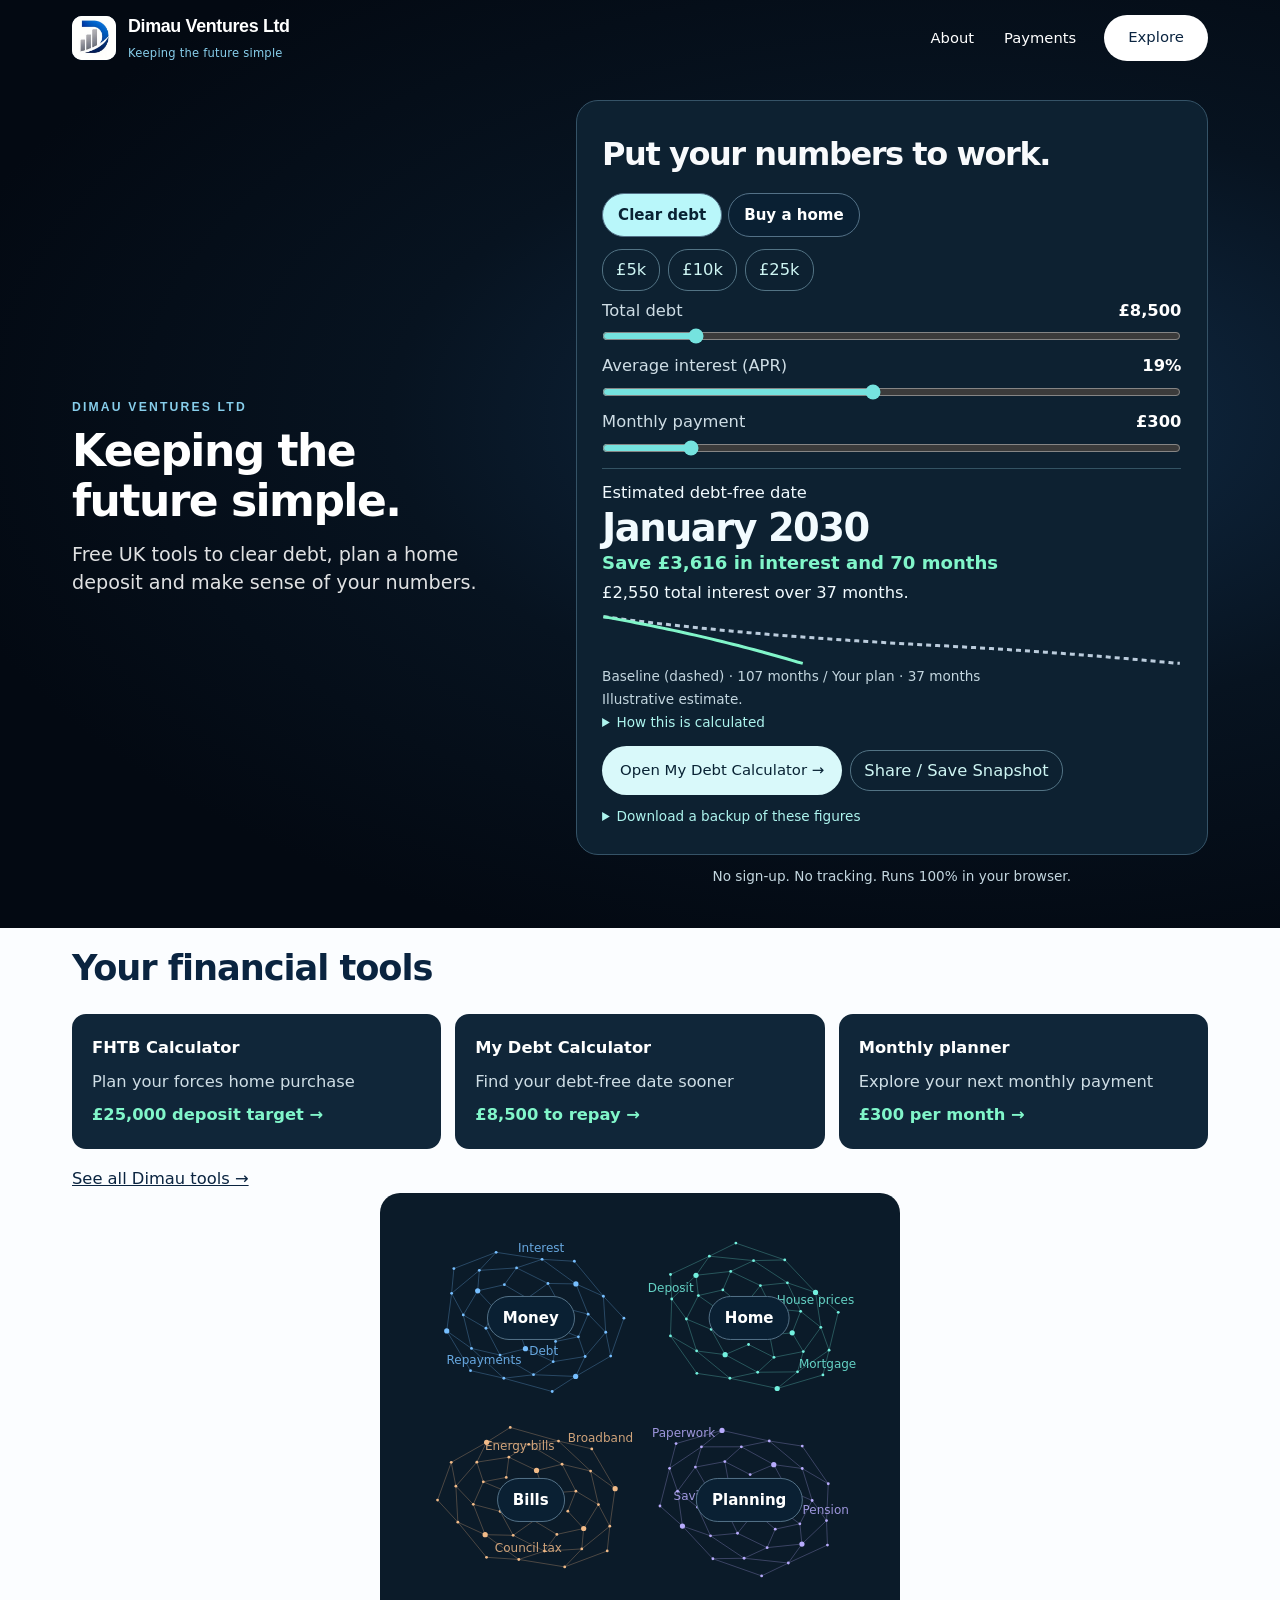
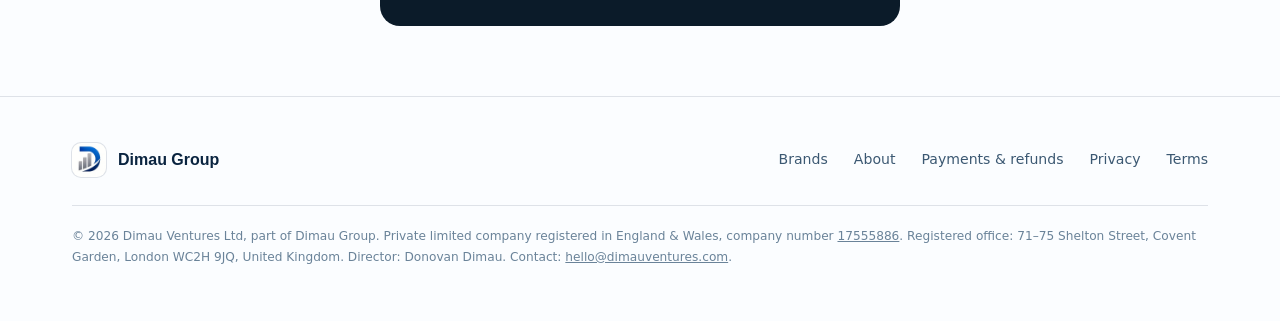
<file: index.html>
<!doctype html>
<html lang="en-GB">
<head>
<meta charset="utf-8">
<meta name="viewport" content="width=device-width, initial-scale=1">
<title>Dimau Ventures Ltd — Keeping the future simple</title>
<meta name="description" content="Dimau Ventures Ltd – Keeping the future simple. Simple, useful tools for everyday life in a fast-changing tech world.">
<link rel="icon" href="/dimau-logo.png">
<link rel="canonical" href="https://dimauventures.com/">
<meta property="og:title" content="Dimau Ventures Ltd — Keeping the future simple">
<meta property="og:description" content="Dimau Ventures Ltd – Keeping the future simple. Simple, useful tools for everyday life in a fast-changing tech world.">
<meta property="og:type" content="website">
<meta property="og:site_name" content="Dimau Ventures Ltd">
<meta property="og:url" content="https://dimauventures.com/">
<meta property="og:image" content="https://dimauventures.com/og-dimau-ventures-premium-20261103.jpg">
<meta property="og:image:type" content="image/jpeg">
<meta property="og:image:width" content="1200">
<meta property="og:image:height" content="630">
<meta property="og:image:alt" content="Dimau Ventures Ltd – Keeping the future simple">
<meta name="twitter:card" content="summary_large_image">
<meta name="twitter:title" content="Dimau Ventures Ltd — Keeping the future simple">
<meta name="twitter:description" content="Dimau Ventures Ltd – Keeping the future simple. Simple, useful tools for everyday life in a fast-changing tech world.">
<meta name="twitter:image" content="https://dimauventures.com/og-dimau-ventures-premium-20261103.jpg">
<meta name="twitter:image:alt" content="Dimau Ventures Ltd – Keeping the future simple">
<meta name="theme-color" content="#030a15">
<link rel="preconnect" href="https://fonts.gstatic.com" crossorigin>
<script type="application/ld+json">{"@context":"https://schema.org","@type":"Organization","name":"Dimau Ventures Ltd","url":"https://dimauventures.com/","logo":"https://dimauventures.com/dimau-logo.png","email":"hello@dimauventures.com","identifier":"17555886","address":{"@type":"PostalAddress","streetAddress":"71–75 Shelton Street, Covent Garden","addressLocality":"London","postalCode":"WC2H 9JQ","addressCountry":"GB"},"parentOrganization":{"@type":"Organization","name":"Dimau Group","url":"https://dimau-fintech.com/"}}</script>
<style>
:root{--ink:#0A2440;--ink2:#3B5872;--ink3:#6A8399;--sky:#87CEEB;--sky2:#CDEBF8;--mist:#F2F9FD;--blue:#1F6FAE;--rule:rgba(10,36,64,.12)}
*{box-sizing:border-box}
html{scroll-behavior:smooth;scroll-padding-top:84px}
body{margin:0;background:#FBFDFF;color:var(--ink);font:400 1.02rem/1.7 Lexend,system-ui,sans-serif;-webkit-font-smoothing:antialiased}
h1,h2,h3{font-family:Manrope,system-ui,sans-serif;margin:0;color:var(--ink)}
p{margin:0}
a{color:inherit}
.w{max-width:1200px;margin:0 auto;padding:0 32px}
/* header */
.hd{position:sticky;top:0;z-index:30;background:rgba(251,253,255,.82);backdrop-filter:saturate(1.4) blur(14px);-webkit-backdrop-filter:saturate(1.4) blur(14px);border-bottom:1px solid transparent;transition:border-color .2s}
.hd.s{border-bottom-color:var(--rule)}
.hd .w{display:flex;align-items:center;height:76px;gap:28px}
.lg{display:flex;align-items:center;gap:12px;text-decoration:none;margin-right:auto}
.lg img{width:38px;height:38px;border-radius:10px;background:#fff;box-shadow:0 0 0 1px var(--rule)}
.lg b{font:800 1.12rem/1 Manrope,sans-serif;letter-spacing:-.02em}
.lg span{display:block;font-size:.72rem;color:var(--ink3);letter-spacing:.02em;margin-top:3px}
.nv{display:flex;gap:30px}
.nv a{text-decoration:none;font-size:.92rem;color:var(--ink2)}
.nv a:hover{color:var(--ink)}
.bt{display:inline-flex;align-items:center;gap:10px;min-height:46px;padding:0 24px;border-radius:999px;background:var(--ink);color:#fff;text-decoration:none;font-size:.93rem;font-weight:500;transition:background .2s}
.bt:hover{background:var(--blue)}
.bt.l{background:transparent;color:var(--ink);box-shadow:inset 0 0 0 1px rgba(10,36,64,.25)}
.bt.l:hover{background:#fff;box-shadow:inset 0 0 0 1px var(--ink)}
.ar{font-family:Manrope,sans-serif}
/* hero */
.hero{position:relative;overflow:hidden;background:linear-gradient(180deg,#9AD6EF 0%,#C9E9F7 48%,#FBFDFF 100%);margin-top:-77px;padding-top:77px}
.hero::after{content:"";position:absolute;inset:auto -10% -40% 40%;height:90%;background:radial-gradient(closest-side,rgba(255,255,255,.75),transparent);pointer-events:none}
.hero .w{position:relative;z-index:1;padding-top:110px;padding-bottom:70px}
.ey{font:600 .76rem/1 Manrope,sans-serif;letter-spacing:.18em;text-transform:uppercase;color:var(--blue)}
.hero h1{font-size:clamp(2.9rem,7.2vw,6.2rem);line-height:.97;font-weight:800;letter-spacing:-.045em;max-width:12ch;margin:26px 0 30px}
.hero h1 span{color:var(--blue)}
.hero .ld{font-size:clamp(1.08rem,1.6vw,1.3rem);line-height:1.6;color:var(--ink2);max-width:600px}
.hero .ac{display:flex;gap:14px;flex-wrap:wrap;margin-top:40px}
.kf{display:grid;grid-template-columns:repeat(4,1fr);margin-top:96px;border-top:1px solid rgba(10,36,64,.18)}
.kf div{padding:22px 24px 0 0}
.kf dt{font:600 .7rem/1 Manrope,sans-serif;letter-spacing:.16em;text-transform:uppercase;color:var(--ink3);margin-bottom:10px}
.kf dd{margin:0;font-size:.98rem}
.kf a{text-decoration:none;border-bottom:1px solid rgba(10,36,64,.25)}
/* sections */
.sec{padding:120px 0}
.sec.alt{background:var(--mist)}
.sh{display:grid;grid-template-columns:280px 1fr;gap:40px;margin-bottom:60px}
.sh h2{font-size:clamp(2rem,4vw,3.3rem);line-height:1.04;letter-spacing:-.035em;font-weight:800;max-width:16ch}
.sh p{color:var(--ink2);max-width:560px;margin-top:20px;font-size:1.06rem}
/* brands */
.br{list-style:none;margin:0;padding:0;border-top:1px solid var(--rule)}
.br li{border-bottom:1px solid var(--rule)}
.br a,.br .r{display:grid;grid-template-columns:280px 1fr 200px 120px;gap:40px;align-items:baseline;padding:34px 0;text-decoration:none;transition:padding .25s}
.br a:hover{padding-left:14px}
.br a:hover h3{color:var(--blue)}
.br .n{font:600 .78rem Manrope,sans-serif;letter-spacing:.14em;color:var(--ink3)}
.br h3{font-size:clamp(1.3rem,2.2vw,1.75rem);font-weight:700;letter-spacing:-.025em;line-height:1.15;transition:color .2s}
.br p{color:var(--ink2)}
.br .tg{font-size:.84rem;color:var(--ink3)}
.br .go{text-align:right;font-size:.88rem;color:var(--ink)}
.br .r .go{color:var(--ink3)}
.br .nm{display:flex;gap:18px;align-items:baseline}
/* pillars */
.pl{display:grid;grid-template-columns:repeat(3,1fr);gap:48px}
.pl div{border-top:2px solid var(--ink);padding-top:26px}
.pl .n{font:600 .76rem Manrope,sans-serif;letter-spacing:.14em;color:var(--blue)}
.pl h3{font-size:1.45rem;letter-spacing:-.02em;margin:14px 0 12px}
.pl p{color:var(--ink2)}
/* structure */
.st{display:grid;grid-template-columns:1fr auto 1fr auto 1fr;align-items:stretch;gap:0}
.nd{background:#fff;border:1px solid var(--rule);border-radius:18px;padding:30px}
.nd.on{background:var(--ink);border-color:var(--ink)}
.nd.on *{color:#fff}
.nd.on small{color:var(--sky)}
.nd small{display:block;font:600 .7rem Manrope,sans-serif;letter-spacing:.16em;text-transform:uppercase;color:var(--ink3);margin-bottom:12px}
.nd h3{font-size:1.3rem;letter-spacing:-.02em;margin-bottom:8px}
.nd p{font-size:.93rem;color:var(--ink2)}
.ln{width:56px;position:relative}
.ln::before{content:"";position:absolute;left:8px;right:8px;top:50%;border-top:1px solid rgba(10,36,64,.3)}
.ln::after{content:"";position:absolute;right:8px;top:calc(50% - 4px);border:4px solid transparent;border-left-color:rgba(10,36,64,.45);border-right:0}
/* company */
.co{display:grid;grid-template-columns:repeat(3,1fr);border-top:1px solid var(--rule);margin:0}
.co div{padding:28px 30px 28px 0;border-bottom:1px solid var(--rule)}
.co dt{font:600 .7rem/1 Manrope,sans-serif;letter-spacing:.16em;text-transform:uppercase;color:var(--ink3);margin-bottom:12px}
.co dd{margin:0;font-size:1.02rem}
.co a{text-decoration:none;border-bottom:1px solid rgba(10,36,64,.25)}
/* contact */
.ct{padding:130px 0;background:linear-gradient(180deg,#FBFDFF,#D8EFFA)}
.ct h2{font-size:clamp(2.3rem,5.4vw,4.6rem);line-height:1;letter-spacing:-.045em;font-weight:800;max-width:14ch}
.ct p{color:var(--ink2);max-width:560px;margin:26px 0 40px;font-size:1.08rem}
.ct .ml{font:700 clamp(1.3rem,2.6vw,2rem) Manrope,sans-serif;letter-spacing:-.02em;text-decoration:none;border-bottom:2px solid var(--sky);padding-bottom:4px}
.ct .ml:hover{border-color:var(--blue);color:var(--blue)}
/* footer */
.ft{background:#FBFDFF;border-top:1px solid var(--rule);padding:46px 0 54px;font-size:.88rem;color:var(--ink3)}
.ft .tp{display:flex;align-items:center;gap:20px;flex-wrap:wrap;margin-bottom:28px}
.ft .gp{display:flex;align-items:center;gap:12px;text-decoration:none;margin-right:auto;color:var(--ink)}
.ft .gp img{width:34px;height:34px;border-radius:9px;box-shadow:0 0 0 1px var(--rule);background:#fff}
.ft .gp b{font:800 1rem Manrope,sans-serif}
.ft nav{display:flex;gap:26px;flex-wrap:wrap}
.ft nav a{text-decoration:none;color:var(--ink2)}
.ft nav a:hover{color:var(--ink)}
.dimau-group-foot{display:none!important}
@media(max-width:1000px){.br a,.br .r{grid-template-columns:1fr 1fr;gap:10px 30px}.br .go{text-align:left}.sh{grid-template-columns:1fr;gap:6px}.st{grid-template-columns:1fr}.ln{width:auto;height:34px}.ln::before{left:50%;right:auto;top:6px;bottom:6px;border-top:0;border-left:1px solid rgba(10,36,64,.3)}.ln::after{display:none}}
@media(max-width:820px){.nv{display:none}.kf{grid-template-columns:1fr 1fr}.kf div{padding-bottom:20px}.pl{grid-template-columns:1fr;gap:36px}.co{grid-template-columns:1fr 1fr}}
@media(max-width:560px){.w{padding:0 22px}.lg span{display:none}.hd .bt{padding:0 18px}.hero .w{padding-top:70px;padding-bottom:50px}.kf{margin-top:60px}.sec{padding:80px 0}.br a,.br .r{grid-template-columns:1fr;padding:26px 0}.br .tg{display:none}.co{grid-template-columns:1fr}.ct{padding:90px 0}}
@media(prefers-reduced-motion:reduce){*{transition:none!important;scroll-behavior:auto!important}}

.hd .lg span{color:var(--ink3)}
/* visual hero */
.vis{position:relative;height:100vh;height:100svh;min-height:560px;margin-top:-77px;background:#030a15;overflow:hidden}
.vis canvas{position:absolute;inset:0;width:100%;height:100%;display:block;opacity:0;transition:opacity 1.2s}
.vis.on canvas{opacity:1}
.vis::after{content:"";position:absolute;inset:auto 0 0 0;height:45%;background:linear-gradient(180deg,rgba(3,10,21,0),rgba(3,10,21,.85));pointer-events:none;z-index:1}
.vis .ov{position:absolute;left:0;right:0;bottom:0;z-index:2;padding-bottom:56px}
.vis .ov .w{display:flex;align-items:flex-end;justify-content:space-between;gap:24px;flex-wrap:wrap}
.vis .ey{color:var(--sky)}
.vis h1{color:#fff;font-size:clamp(1.9rem,3.6vw,2.75rem);font-weight:800;letter-spacing:-.035em;line-height:1.05;margin-top:12px}
.vis .bt{background:#fff;color:var(--ink)}
.vis .bt:hover{background:var(--sky)}
.hd.dk:not(.s){background:transparent;backdrop-filter:none;-webkit-backdrop-filter:none}
.hd.dk:not(.s) .lg b,.hd.dk:not(.s) .nv a{color:#fff}
.hd.dk:not(.s) .lg span{color:var(--sky)}
.hd.dk:not(.s) .bt{background:#fff;color:var(--ink)}
/* brand strip */
.bs{padding:90px 0 100px}
.bs .top{display:flex;justify-content:space-between;align-items:baseline;gap:20px;margin-bottom:34px;flex-wrap:wrap}
.bs h2{font-size:clamp(1.6rem,2.8vw,2.2rem);letter-spacing:-.03em;font-weight:800}
.bs .top a{font-size:.9rem;text-decoration:none;border-bottom:1px solid rgba(10,36,64,.25)}
.bg{display:grid;grid-template-columns:repeat(3,1fr);border-top:1px solid var(--rule);border-left:1px solid var(--rule)}
.bg a,.bg div{display:flex;justify-content:space-between;align-items:baseline;gap:14px;padding:30px 28px;border-right:1px solid var(--rule);border-bottom:1px solid var(--rule);text-decoration:none;transition:background .2s}
.bg a:hover{background:var(--mist)}
.bg a:hover b{color:var(--blue)}
.bg b{font:700 1.2rem/1.2 Manrope,sans-serif;letter-spacing:-.02em;transition:color .2s}
.bg small{display:block;font-size:.8rem;color:var(--ink3);margin-top:6px}
.bg i{font-style:normal;font-size:.9rem;color:var(--ink3)}
.ft .co2{font-size:.76rem;line-height:1.7;color:var(--ink3);border-top:1px solid var(--rule);padding-top:20px}
.ft .co2 a{color:inherit}
.pg{padding:150px 0 30px;background:linear-gradient(180deg,#C9E9F7,#FBFDFF)}
.pg h1{font-size:clamp(2.2rem,5vw,3.6rem);letter-spacing:-.04em;font-weight:800;margin-top:16px}
@media(max-width:820px){.bg{grid-template-columns:1fr 1fr}}
@media(max-width:560px){.bg{grid-template-columns:1fr}.bg a,.bg div{padding:22px 20px}.vis .ov{padding-bottom:36px}.bs{padding:64px 0 70px}.pg{padding:120px 0 20px}}



.bgv{position:absolute;inset:0;width:100%;height:100%;object-fit:cover;z-index:0}
.hv .ov{z-index:2}.hv h1{font-size:clamp(2.2rem,4.6vw,3.6rem)!important}.vis .hs{color:rgba(255,255,255,.88);font-size:clamp(1rem,1.5vw,1.2rem);line-height:1.45;margin:14px 0 0;max-width:40em}
.sol{display:grid;grid-template-columns:repeat(2,1fr);gap:18px}.st img{position:absolute;inset:0;width:100%;height:100%;object-fit:cover;transition:transform 1.2s ease}.st:hover img{transform:scale(1.04)}.st .sn{position:absolute;top:18px;left:18px;z-index:2;font:600 .72rem Manrope,sans-serif;letter-spacing:.12em;text-transform:uppercase;color:#fff;background:rgba(255,255,255,.14);border:1px solid rgba(255,255,255,.3);backdrop-filter:blur(10px);-webkit-backdrop-filter:blur(10px);padding:7px 12px;border-radius:999px}@media(max-width:1000px){.sol{grid-template-columns:1fr 1fr}}
.st{position:relative;display:block;aspect-ratio:4/5;border-radius:26px;overflow:hidden;background:#071B31;text-decoration:none;isolation:isolate}
.st video{position:absolute;inset:0;width:100%;height:100%;object-fit:cover;transition:transform 1.2s ease}
.st:hover video{transform:scale(1.04)}
.st::after{content:"";position:absolute;inset:auto 0 0 0;height:45%;background:linear-gradient(180deg,rgba(3,10,21,0),rgba(3,10,21,.85));z-index:1}
.st span{position:absolute;left:28px;right:28px;bottom:26px;z-index:2;color:#fff;font:800 clamp(1.4rem,2.4vw,2rem)/1.1 Manrope,sans-serif;letter-spacing:-.02em;display:flex;justify-content:space-between;align-items:center}
.st span b{color:#87CEEB;font-weight:700}
.bs{padding:22px 0 70px}
@media(max-width:700px){.sol{grid-template-columns:1fr;gap:14px}.st{aspect-ratio:4/5}.st span{left:22px;right:22px;bottom:20px}}

.kx{background:#02060d}.kx canvas{position:absolute;inset:0;width:100%;height:100%;display:block;opacity:0;transition:opacity 1.2s;cursor:grab;touch-action:pan-y}
.kx canvas{filter:saturate(1.35) contrast(1.1)}.kx.on canvas{opacity:1}.kx canvas.fs{opacity:1;filter:none;cursor:default}.kx canvas:active{cursor:grabbing}
#lb{position:absolute;inset:0;pointer-events:none;z-index:1}
#lb span{position:absolute;left:0;top:0;white-space:nowrap;will-change:transform,opacity}
#lb .c{color:#fff;font:700 max(.8rem,1.9vmin)/1 Lexend,sans-serif;letter-spacing:.16em;text-shadow:0 0 14px rgba(0,0,0,.95);z-index:2}
#lb .i{color:#e6f6fd;font:500 max(.7rem,1.35vmin)/1 Lexend,sans-serif;padding:.45em .8em;transition:opacity .35s;border-radius:5px;background:rgba(8,26,48,.62);border:1px solid rgba(135,206,235,.32);backdrop-filter:blur(3px);-webkit-backdrop-filter:blur(3px)}
.kx::after{z-index:1}
.sb{position:relative;height:min(82vh,820px);min-height:420px;background:#02060d;overflow:hidden}.sb video{position:absolute;inset:0;width:100%;height:100%;object-fit:cover;object-position:50% 40%}.sb::before,.sb::after{content:"";position:absolute;left:0;right:0;height:18%;z-index:1;pointer-events:none}.sb::before{top:0;background:linear-gradient(#02060d,rgba(2,6,13,0))}.sb::after{bottom:0;background:linear-gradient(rgba(251,253,255,0),#FBFDFF)}.bs{padding-top:10px}
</style>
<link rel="stylesheet" href="/ventures.css?v=1673">
<script async src="https://ops.dimau-fintech.com/api/visit?s=dimau-ventures"></script>
</head>
<body>
<header class="hd dk" id="hd"><div class="w">
 <a class="lg" href="/"><img src="/dimau-logo.png" alt="Dimau logo" width="38" height="38"><div><b>Dimau Ventures Ltd</b><span>Keeping the future simple</span></div></a>
 <nav class="nv" aria-label="Main"><a href="/about">About</a><a href="/payments">Payments</a></nav>
 <a class="bt" href="/#brands">Explore</a>
</div></header>
<main>
<section class="vis hv kx" id="kx" aria-label="Dimau Ventures">
 <div class="journey w">
  <div class="intro"><div class="ey">DIMAU VENTURES LTD</div><h1>Keeping the future simple.</h1>
  <p class="hs">Free UK tools to clear debt, plan a home deposit and make sense of your numbers.</p>
  </div>
  <section id="sandbox" aria-labelledby="planner-title">
    <div id="planner" hidden>
      <h2 id="planner-title">Put your numbers to work.</h2>
      <div class="modes" role="group" aria-label="Choose a plan"><button aria-pressed="true" data-mode="debt">Clear debt</button><button aria-pressed="false" data-mode="home">Buy a home</button></div>
      <div id="presets" role="group"></div><div id="sliders"></div>
      <div class="estimate" aria-live="polite"><p id="metric"></p><strong id="estimate"></strong><p id="compare"></p><p id="summary"></p></div>
      <svg id="chart" viewBox="0 0 400 60" preserveAspectRatio="none" aria-hidden="true"><path id="base-line"/><path id="plan-line"/></svg>
      <p id="legend"></p><p class="disclaimer">Illustrative estimate.</p><details><summary>How this is calculated</summary><p id="assumptions"></p></details>
      <div class="actions"><a class="bt" id="full-plan"></a><button id="snapshot">Share / Save Snapshot</button></div>
      <details id="debt-transfer"><summary>Download a backup of these figures</summary><p>Open My Debt Calculator above to continue with these figures. You can also save a backup file.</p><button id="download-plan">Download plan file</button></details>
      <p id="home-transfer" hidden>Open the comparison to carry over your price and cash deposit. Set mortgage rate, buying costs and advance in FHTB.</p>
    </div><noscript>Use the links below to open the full calculators.</noscript>
    <p class="trust">No sign-up. No tracking. Runs 100% in your browser.</p>
  </section>
 </div>
</section>
<section class="bs" id="brands"><div class="w"><h2>Your financial tools</h2><div class="directory">
<a href="https://fhtbcalculator.co.uk/" id="home-card"><strong>FHTB Calculator</strong><span>Plan your forces home purchase</span><b id="home-preview"></b></a>
<a href="https://mydebtcalculator.app/" id="debt-card"><strong>My Debt Calculator</strong><span>Find your debt-free date sooner</span><b id="debt-preview"></b></a>
<a href="#sandbox"><strong>Monthly planner</strong><span>Explore your next monthly payment</span><b id="monthly-preview"></b></a></div>
<a href="/payments#products">See all Dimau tools →</a>
  <div class="atlas"><canvas id="network" aria-hidden="true"></canvas>
  <div class="topics" aria-label="Explore a topic">
   <a href="https://mydebtcalculator.app/" data-topic="0">Money</a><a href="https://fhtbcalculator.co.uk/" data-topic="1">Home</a>
   <a href="#sandbox" data-topic="2">Bills</a><a href="https://visuals.dimau-fintech.com/" data-topic="3">Planning</a>
  </div><div class="tool-card" hidden><button type="button" id="reset-topic">← Show all</button>
  <h2 id="tool-name"></h2><p id="tool-detail"></p><a id="tool-link"></a></div></div></div></section>
</main>

<footer class="ft"><div class="w">
 <div class="tp">
  <a class="gp" href="https://dimau-fintech.com/"><img src="/dimau-logo.png" alt="Dimau logo" width="34" height="34"><b>Dimau Group</b></a>
  <nav aria-label="Footer"><a href="/#brands">Brands</a><a href="/about">About</a><a href="/payments">Payments &amp; refunds</a><a href="/privacy">Privacy</a><a href="/terms">Terms</a></nav>
 </div>
 <p class="co2">© <span id="y">2026</span> Dimau Ventures Ltd, part of Dimau Group. Private limited company registered in England &amp; Wales, company number <a href="https://find-and-update.company-information.service.gov.uk/company/17555886" target="_blank" rel="noopener">17555886</a>. Registered office: 71–75 Shelton Street, Covent Garden, London WC2H 9JQ, United Kingdom. Director: Donovan Dimau. Contact: <a href="mailto:hello@dimauventures.com">hello@dimauventures.com</a>.</p>
</div></footer>
<script>document.getElementById('y').textContent=new Date().getFullYear();var h=document.getElementById('hd');addEventListener('scroll',function(){h.classList.toggle('s',scrollY>10)},{passive:true})</script>
<script src="/dimau-pwa.js" data-sw="/sw.js"></script>
<script src="/dimau-consistency.js" defer></script>
<script>(function(){var m=innerWidth<700;document.querySelectorAll('video[data-d]').forEach(function(v){v.src=m&&v.dataset.m?v.dataset.m:v.dataset.d;if(m&&v.dataset.mp)v.poster=v.dataset.mp});
var io=new IntersectionObserver(function(es){es.forEach(function(e){var v=e.target;if(e.isIntersecting){if(!v.src)v.src=v.dataset.s;v.play().catch(function(){})}else v.pause()})},{rootMargin:'200px'});
document.querySelectorAll('video.tv,video.bgv').forEach(function(v){io.observe(v)})})()</script>
<script src="/ventures.js?v=1677" defer></script>
<script>/* Very wide screens (or a zoomed-out browser): scale the header, text and cards up with the window so the page keeps its 1440px proportions instead of shrinking to a strip in the middle. The sphere and video already fill the screen. */
(function(){var T='.hd,.kx .ov>.w,.sb,.bs,.ft,main>section:not(.kx)';function fit(){var z=innerWidth/1440;z=z>1.1?Math.min(z,6):'';document.querySelectorAll(T).forEach(function(e){e.style.zoom=z});var m=document.querySelector('main'),f=m&&m.firstElementChild,h=document.getElementById('hd');if(f&&h&&!f.style.zoom)f.style.marginTop=z?(-h.getBoundingClientRect().height)+'px':''}fit();addEventListener('resize',fit)})();</script>
</body>
</html>
</file>
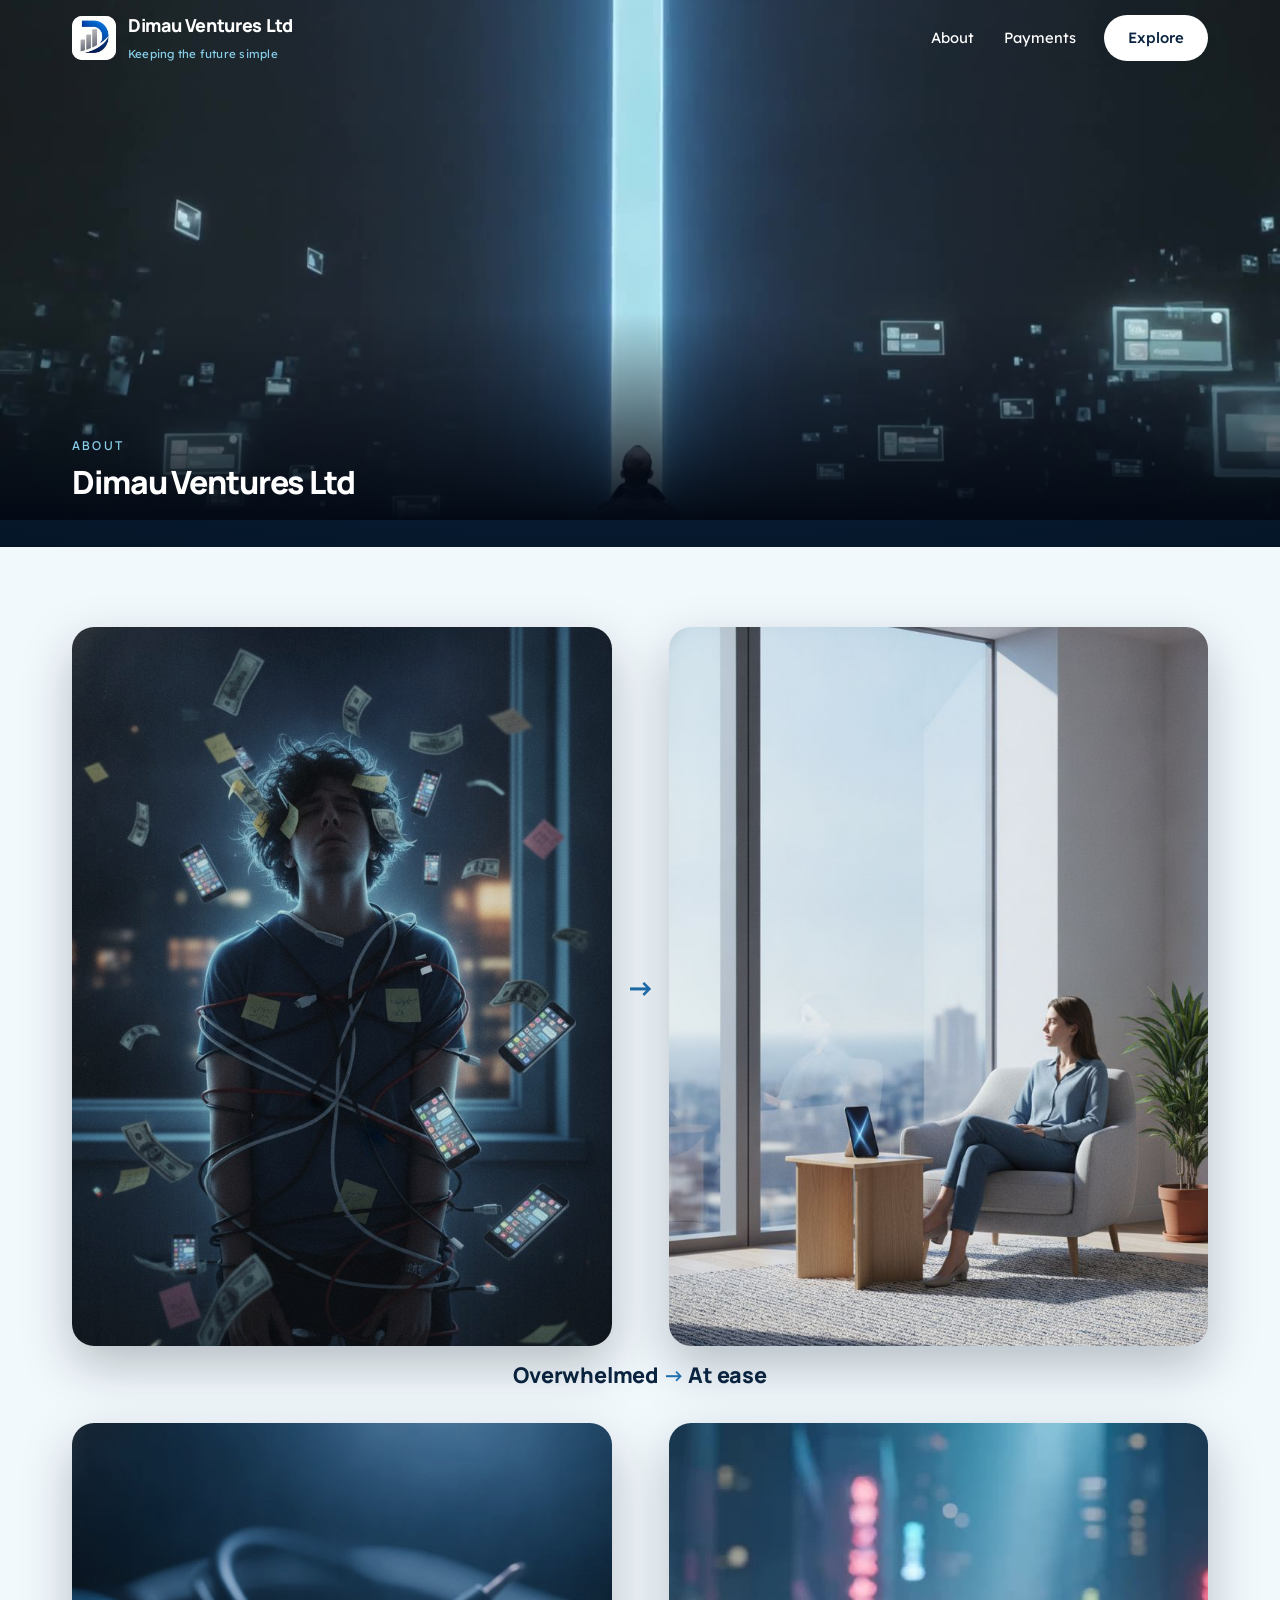
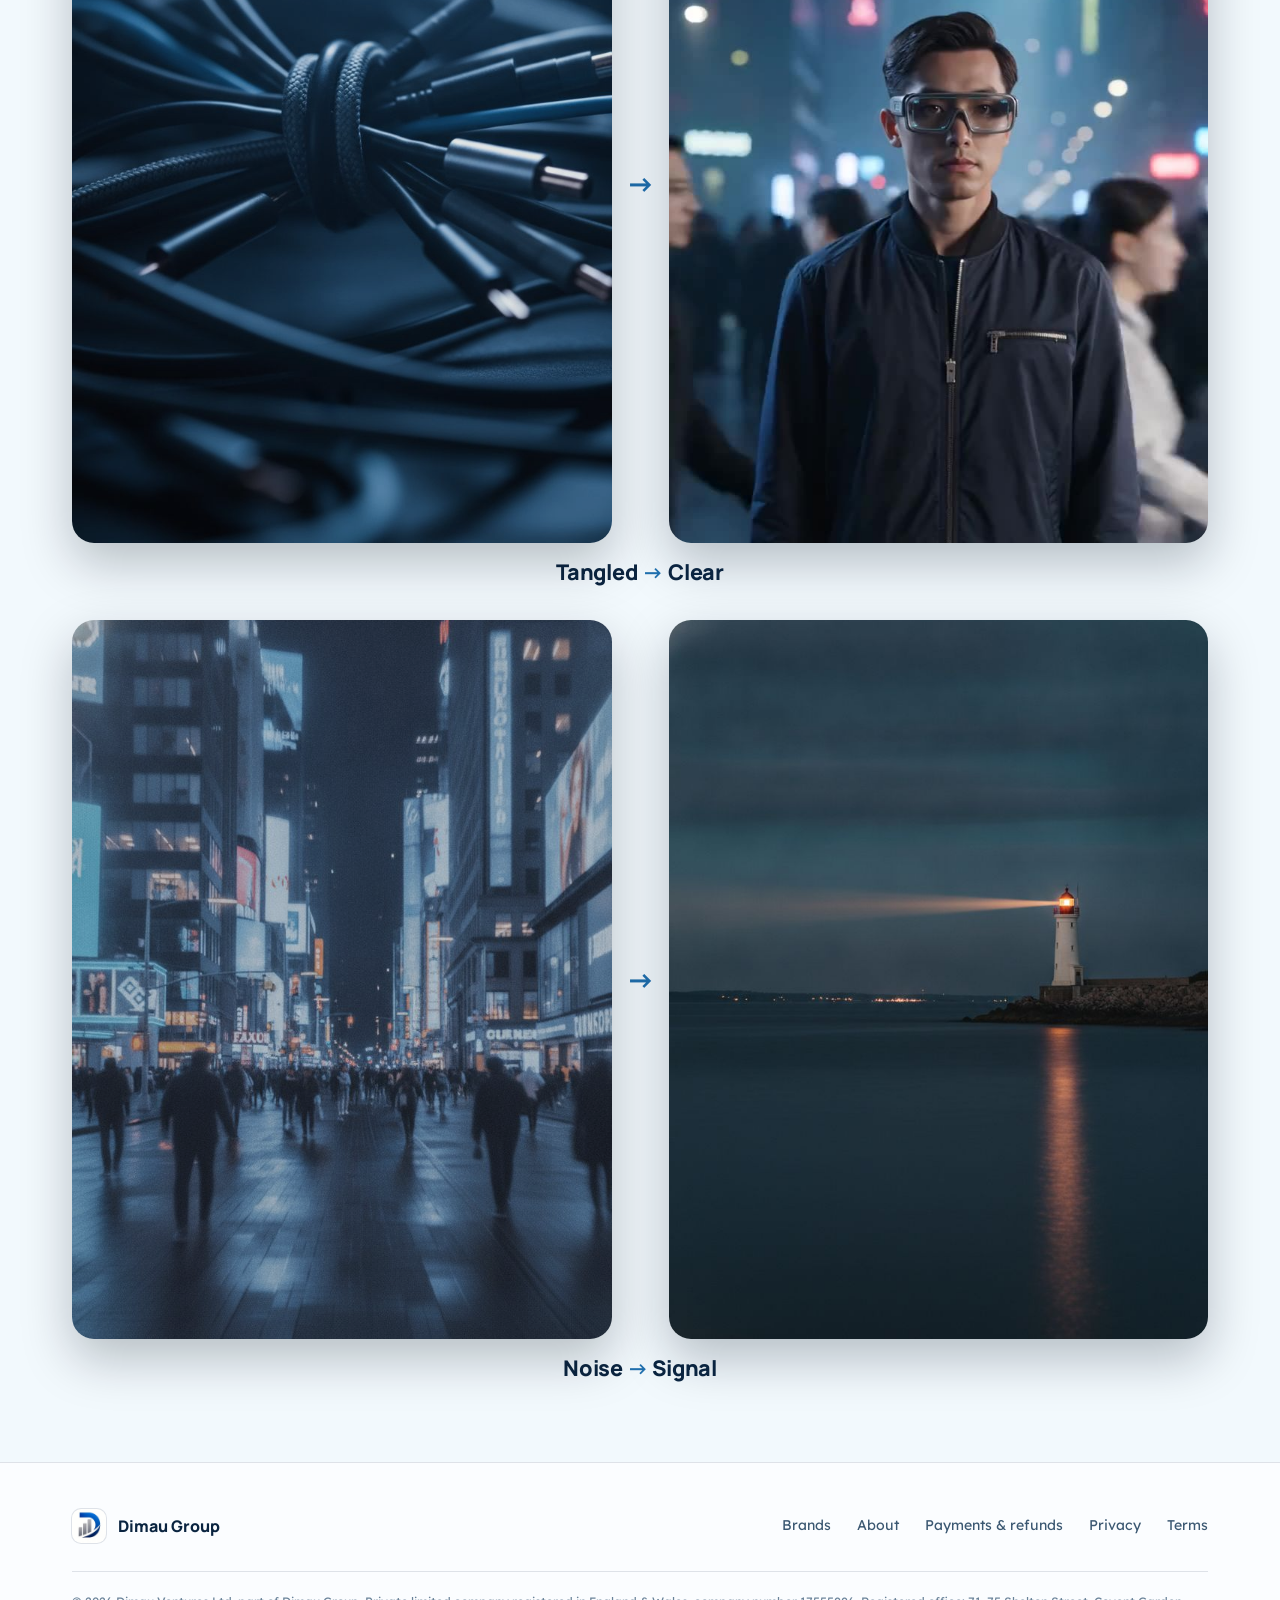
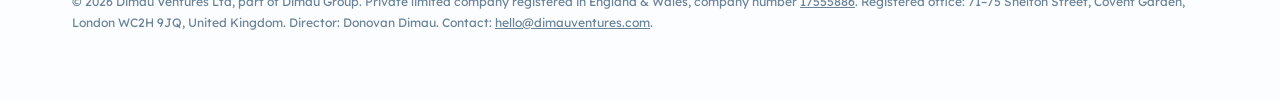
<file: about.html>
<!doctype html>
<html lang="en-GB">
<head>
<meta charset="utf-8">
<meta name="viewport" content="width=device-width, initial-scale=1">
<title>About — Dimau Ventures Ltd</title>
<meta name="description" content="Dimau Ventures Ltd – Keeping the future simple. Simple, useful tools for everyday life in a fast-changing tech world.">
<link rel="icon" href="/dimau-logo.png">
<link rel="canonical" href="https://dimauventures.com/about">
<meta property="og:title" content="Dimau Ventures Ltd — Keeping the future simple">
<meta property="og:description" content="Dimau Ventures Ltd – Keeping the future simple. Simple, useful tools for everyday life in a fast-changing tech world.">
<meta property="og:type" content="website">
<meta property="og:site_name" content="Dimau Ventures Ltd">
<meta property="og:url" content="https://dimauventures.com/about">
<meta property="og:image" content="https://dimauventures.com/og-dimau-ventures-premium-20261103.jpg">
<meta property="og:image:type" content="image/jpeg">
<meta property="og:image:width" content="1200">
<meta property="og:image:height" content="630">
<meta property="og:image:alt" content="Dimau Ventures Ltd – Keeping the future simple">
<meta name="twitter:card" content="summary_large_image">
<meta name="twitter:title" content="Dimau Ventures Ltd — Keeping the future simple">
<meta name="twitter:description" content="Dimau Ventures Ltd – Keeping the future simple. Simple, useful tools for everyday life in a fast-changing tech world.">
<meta name="twitter:image" content="https://dimauventures.com/og-dimau-ventures-premium-20261103.jpg">
<meta name="twitter:image:alt" content="Dimau Ventures Ltd – Keeping the future simple">
<meta name="theme-color" content="#C9E9F7">
<link rel="preconnect" href="https://fonts.googleapis.com">
<link rel="preconnect" href="https://fonts.gstatic.com" crossorigin>
<link href="https://fonts.googleapis.com/css2?family=Manrope:wght@600;700;800&family=Lexend:wght@300;400;500&display=swap" rel="stylesheet">
<script type="application/ld+json">{"@context":"https://schema.org","@type":"Organization","name":"Dimau Ventures Ltd","url":"https://dimauventures.com/","logo":"https://dimauventures.com/dimau-logo.png","email":"hello@dimauventures.com","identifier":"17555886","address":{"@type":"PostalAddress","streetAddress":"71–75 Shelton Street, Covent Garden","addressLocality":"London","postalCode":"WC2H 9JQ","addressCountry":"GB"},"parentOrganization":{"@type":"Organization","name":"Dimau Group","url":"https://dimau-fintech.com/"}}</script>
<style>
:root{--ink:#0A2440;--ink2:#3B5872;--ink3:#6A8399;--sky:#87CEEB;--sky2:#CDEBF8;--mist:#F2F9FD;--blue:#1F6FAE;--rule:rgba(10,36,64,.12)}
*{box-sizing:border-box}
html{scroll-behavior:smooth;scroll-padding-top:84px}
body{margin:0;background:#FBFDFF;color:var(--ink);font:400 1.02rem/1.7 Lexend,system-ui,sans-serif;-webkit-font-smoothing:antialiased}
h1,h2,h3{font-family:Manrope,system-ui,sans-serif;margin:0;color:var(--ink)}
p{margin:0}
a{color:inherit}
.w{max-width:1200px;margin:0 auto;padding:0 32px}
/* header */
.hd{position:sticky;top:0;z-index:30;background:rgba(251,253,255,.82);backdrop-filter:saturate(1.4) blur(14px);-webkit-backdrop-filter:saturate(1.4) blur(14px);border-bottom:1px solid transparent;transition:border-color .2s}
.hd.s{border-bottom-color:var(--rule)}
.hd .w{display:flex;align-items:center;height:76px;gap:28px}
.lg{display:flex;align-items:center;gap:12px;text-decoration:none;margin-right:auto}
.lg img{width:38px;height:38px;border-radius:10px;background:#fff;box-shadow:0 0 0 1px var(--rule)}
.lg b{font:800 1.12rem/1 Manrope,sans-serif;letter-spacing:-.02em}
.lg span{display:block;font-size:.72rem;color:var(--ink3);letter-spacing:.02em;margin-top:3px}
.nv{display:flex;gap:30px}
.nv a{text-decoration:none;font-size:.92rem;color:var(--ink2)}
.nv a:hover{color:var(--ink)}
.bt{display:inline-flex;align-items:center;gap:10px;min-height:46px;padding:0 24px;border-radius:999px;background:var(--ink);color:#fff;text-decoration:none;font-size:.93rem;font-weight:500;transition:background .2s}
.bt:hover{background:var(--blue)}
.bt.l{background:transparent;color:var(--ink);box-shadow:inset 0 0 0 1px rgba(10,36,64,.25)}
.bt.l:hover{background:#fff;box-shadow:inset 0 0 0 1px var(--ink)}
.ar{font-family:Manrope,sans-serif}
/* hero */
.hero{position:relative;overflow:hidden;background:linear-gradient(180deg,#9AD6EF 0%,#C9E9F7 48%,#FBFDFF 100%);margin-top:-77px;padding-top:77px}
.hero::after{content:"";position:absolute;inset:auto -10% -40% 40%;height:90%;background:radial-gradient(closest-side,rgba(255,255,255,.75),transparent);pointer-events:none}
.hero .w{position:relative;z-index:1;padding-top:110px;padding-bottom:70px}
.ey{font:600 .76rem/1 Manrope,sans-serif;letter-spacing:.18em;text-transform:uppercase;color:var(--blue)}
.hero h1{font-size:clamp(2.9rem,7.2vw,6.2rem);line-height:.97;font-weight:800;letter-spacing:-.045em;max-width:12ch;margin:26px 0 30px}
.hero h1 span{color:var(--blue)}
.hero .ld{font-size:clamp(1.08rem,1.6vw,1.3rem);line-height:1.6;color:var(--ink2);max-width:600px}
.hero .ac{display:flex;gap:14px;flex-wrap:wrap;margin-top:40px}
.kf{display:grid;grid-template-columns:repeat(4,1fr);margin-top:96px;border-top:1px solid rgba(10,36,64,.18)}
.kf div{padding:22px 24px 0 0}
.kf dt{font:600 .7rem/1 Manrope,sans-serif;letter-spacing:.16em;text-transform:uppercase;color:var(--ink3);margin-bottom:10px}
.kf dd{margin:0;font-size:.98rem}
.kf a{text-decoration:none;border-bottom:1px solid rgba(10,36,64,.25)}
/* sections */
.sec{padding:120px 0}
.sec.alt{background:var(--mist)}
.sh{display:grid;grid-template-columns:280px 1fr;gap:40px;margin-bottom:60px}
.sh h2{font-size:clamp(2rem,4vw,3.3rem);line-height:1.04;letter-spacing:-.035em;font-weight:800;max-width:16ch}
.sh p{color:var(--ink2);max-width:560px;margin-top:20px;font-size:1.06rem}
/* brands */
.br{list-style:none;margin:0;padding:0;border-top:1px solid var(--rule)}
.br li{border-bottom:1px solid var(--rule)}
.br a,.br .r{display:grid;grid-template-columns:280px 1fr 200px 120px;gap:40px;align-items:baseline;padding:34px 0;text-decoration:none;transition:padding .25s}
.br a:hover{padding-left:14px}
.br a:hover h3{color:var(--blue)}
.br .n{font:600 .78rem Manrope,sans-serif;letter-spacing:.14em;color:var(--ink3)}
.br h3{font-size:clamp(1.3rem,2.2vw,1.75rem);font-weight:700;letter-spacing:-.025em;line-height:1.15;transition:color .2s}
.br p{color:var(--ink2)}
.br .tg{font-size:.84rem;color:var(--ink3)}
.br .go{text-align:right;font-size:.88rem;color:var(--ink)}
.br .r .go{color:var(--ink3)}
.br .nm{display:flex;gap:18px;align-items:baseline}
/* pillars */
.pl{display:grid;grid-template-columns:repeat(3,1fr);gap:48px}
.pl div{border-top:2px solid var(--ink);padding-top:26px}
.pl .n{font:600 .76rem Manrope,sans-serif;letter-spacing:.14em;color:var(--blue)}
.pl h3{font-size:1.45rem;letter-spacing:-.02em;margin:14px 0 12px}
.pl p{color:var(--ink2)}
/* structure */
.st{display:grid;grid-template-columns:1fr auto 1fr auto 1fr;align-items:stretch;gap:0}
.nd{background:#fff;border:1px solid var(--rule);border-radius:18px;padding:30px}
.nd.on{background:var(--ink);border-color:var(--ink)}
.nd.on *{color:#fff}
.nd.on small{color:var(--sky)}
.nd small{display:block;font:600 .7rem Manrope,sans-serif;letter-spacing:.16em;text-transform:uppercase;color:var(--ink3);margin-bottom:12px}
.nd h3{font-size:1.3rem;letter-spacing:-.02em;margin-bottom:8px}
.nd p{font-size:.93rem;color:var(--ink2)}
.ln{width:56px;position:relative}
.ln::before{content:"";position:absolute;left:8px;right:8px;top:50%;border-top:1px solid rgba(10,36,64,.3)}
.ln::after{content:"";position:absolute;right:8px;top:calc(50% - 4px);border:4px solid transparent;border-left-color:rgba(10,36,64,.45);border-right:0}
/* company */
.co{display:grid;grid-template-columns:repeat(3,1fr);border-top:1px solid var(--rule);margin:0}
.co div{padding:28px 30px 28px 0;border-bottom:1px solid var(--rule)}
.co dt{font:600 .7rem/1 Manrope,sans-serif;letter-spacing:.16em;text-transform:uppercase;color:var(--ink3);margin-bottom:12px}
.co dd{margin:0;font-size:1.02rem}
.co a{text-decoration:none;border-bottom:1px solid rgba(10,36,64,.25)}
/* contact */
.ct{padding:130px 0;background:linear-gradient(180deg,#FBFDFF,#D8EFFA)}
.ct h2{font-size:clamp(2.3rem,5.4vw,4.6rem);line-height:1;letter-spacing:-.045em;font-weight:800;max-width:14ch}
.ct p{color:var(--ink2);max-width:560px;margin:26px 0 40px;font-size:1.08rem}
.ct .ml{font:700 clamp(1.3rem,2.6vw,2rem) Manrope,sans-serif;letter-spacing:-.02em;text-decoration:none;border-bottom:2px solid var(--sky);padding-bottom:4px}
.ct .ml:hover{border-color:var(--blue);color:var(--blue)}
/* footer */
.ft{background:#FBFDFF;border-top:1px solid var(--rule);padding:46px 0 54px;font-size:.88rem;color:var(--ink3)}
.ft .tp{display:flex;align-items:center;gap:20px;flex-wrap:wrap;margin-bottom:28px}
.ft .gp{display:flex;align-items:center;gap:12px;text-decoration:none;margin-right:auto;color:var(--ink)}
.ft .gp img{width:34px;height:34px;border-radius:9px;box-shadow:0 0 0 1px var(--rule);background:#fff}
.ft .gp b{font:800 1rem Manrope,sans-serif}
.ft nav{display:flex;gap:26px;flex-wrap:wrap}
.ft nav a{text-decoration:none;color:var(--ink2)}
.ft nav a:hover{color:var(--ink)}
.dimau-group-foot{display:none!important}
@media(max-width:1000px){.br a,.br .r{grid-template-columns:1fr 1fr;gap:10px 30px}.br .go{text-align:left}.sh{grid-template-columns:1fr;gap:6px}.st{grid-template-columns:1fr}.ln{width:auto;height:34px}.ln::before{left:50%;right:auto;top:6px;bottom:6px;border-top:0;border-left:1px solid rgba(10,36,64,.3)}.ln::after{display:none}}
@media(max-width:820px){.nv{display:none}.kf{grid-template-columns:1fr 1fr}.kf div{padding-bottom:20px}.pl{grid-template-columns:1fr;gap:36px}.co{grid-template-columns:1fr 1fr}}
@media(max-width:560px){.w{padding:0 22px}.lg span{display:none}.hd .bt{padding:0 18px}.hero .w{padding-top:70px;padding-bottom:50px}.kf{margin-top:60px}.sec{padding:80px 0}.br a,.br .r{grid-template-columns:1fr;padding:26px 0}.br .tg{display:none}.co{grid-template-columns:1fr}.ct{padding:90px 0}}
@media(prefers-reduced-motion:reduce){*{transition:none!important;scroll-behavior:auto!important}}

.hd .lg span{color:var(--ink3)}
/* visual hero */
.vis{position:relative;height:min(78vh,760px);min-height:480px;margin-top:-77px;background:radial-gradient(120% 90% at 50% 40%,#0E3156 0%,#071B31 55%,#04101F 100%);overflow:hidden}
.vis canvas{position:absolute;inset:0;width:100%;height:100%;display:block}
.vis .ov{position:absolute;left:0;right:0;bottom:0;z-index:2;padding-bottom:56px}
.vis .ov .w{display:flex;align-items:flex-end;justify-content:space-between;gap:24px;flex-wrap:wrap}
.vis .ey{color:var(--sky)}
.vis h1{color:#fff;font-size:clamp(1.9rem,3.6vw,2.75rem);font-weight:800;letter-spacing:-.035em;line-height:1.05;margin-top:12px}
.vis .bt{background:#fff;color:var(--ink)}
.vis .bt:hover{background:var(--sky)}
.hd.dk:not(.s){background:transparent;backdrop-filter:none;-webkit-backdrop-filter:none}
.hd.dk:not(.s) .lg b,.hd.dk:not(.s) .nv a{color:#fff}
.hd.dk:not(.s) .lg span{color:var(--sky)}
.hd.dk:not(.s) .bt{background:#fff;color:var(--ink)}
/* brand strip */
.bs{padding:90px 0 100px}
.bs .top{display:flex;justify-content:space-between;align-items:baseline;gap:20px;margin-bottom:34px;flex-wrap:wrap}
.bs h2{font-size:clamp(1.6rem,2.8vw,2.2rem);letter-spacing:-.03em;font-weight:800}
.bs .top a{font-size:.9rem;text-decoration:none;border-bottom:1px solid rgba(10,36,64,.25)}
.bg{display:grid;grid-template-columns:repeat(3,1fr);border-top:1px solid var(--rule);border-left:1px solid var(--rule)}
.bg a,.bg div{display:flex;justify-content:space-between;align-items:baseline;gap:14px;padding:30px 28px;border-right:1px solid var(--rule);border-bottom:1px solid var(--rule);text-decoration:none;transition:background .2s}
.bg a:hover{background:var(--mist)}
.bg a:hover b{color:var(--blue)}
.bg b{font:700 1.2rem/1.2 Manrope,sans-serif;letter-spacing:-.02em;transition:color .2s}
.bg small{display:block;font-size:.8rem;color:var(--ink3);margin-top:6px}
.bg i{font-style:normal;font-size:.9rem;color:var(--ink3)}
.ft .co2{font-size:.76rem;line-height:1.7;color:var(--ink3);border-top:1px solid var(--rule);padding-top:20px}
.ft .co2 a{color:inherit}
.pg{padding:150px 0 30px;background:linear-gradient(180deg,#C9E9F7,#FBFDFF)}
.pg h1{font-size:clamp(2.2rem,5vw,3.6rem);letter-spacing:-.04em;font-weight:800;margin-top:16px}
@media(max-width:820px){.bg{grid-template-columns:1fr 1fr}}
@media(max-width:560px){.bg{grid-template-columns:1fr}.bg a,.bg div{padding:22px 20px}.vis .ov{padding-bottom:36px}.bs{padding:64px 0 70px}.pg{padding:120px 0 20px}}

.vis.ab{height:auto;min-height:0;padding:0}
.vis.ab .gl{opacity:1!important;position:absolute;left:0;right:0;top:0;height:min(58vh,520px)}.vis.ab .gl canvas{position:absolute;inset:0;width:100%;height:100%}.vis.ab .gl::after{content:"";position:absolute;inset:auto 0 0 0;height:40%;background:linear-gradient(180deg,rgba(3,10,21,0),#030a15)}
.vis.ab .ov{position:relative;padding:min(50vh,440px) 0 46px}
.vis.ab h1{font-size:clamp(2.2rem,5vw,3.4rem)}
.abl{color:#cfe9f6;max-width:620px;margin-top:14px;font-size:1.05rem}
.pi{display:grid;place-items:center;width:52px;height:52px;border-radius:16px;background:radial-gradient(circle at 30% 30%,#123a63,#071b31);color:#87CEEB;box-shadow:0 0 0 1px rgba(135,206,235,.35),0 0 26px rgba(135,206,235,.35);margin-bottom:16px}
.pi svg{width:26px;height:26px}
.sec{padding:80px 0}.sh{margin-bottom:36px}
@media(max-width:560px){.vis.ab .gl{height:420px}.vis.ab .ov{padding:380px 0 34px}.sec{padding:48px 0}.sh{margin-bottom:22px}.sh h2{font-size:1.75rem}.pl{gap:28px}.pl div{padding-top:18px}.pl h3{font-size:1.2rem;margin:8px 0 6px}.co{grid-template-columns:1fr 1fr}.co div{padding:16px 12px 16px 0}.co dd{font-size:.92rem}.ct{padding:56px 0}.ct p{margin:16px 0 22px}.nd{padding:22px}.ln{height:22px}}

.ans{display:grid;grid-template-columns:repeat(3,1fr);gap:24px}
.an{margin:0;background:radial-gradient(120% 100% at 50% 0%,#0E3156,#071B31 60%,#04101F);border-radius:24px;padding:22px 18px 20px;box-shadow:0 0 0 1px rgba(135,206,235,.18),0 20px 50px rgba(4,16,31,.25)}
.an svg{width:100%;height:auto;display:block;overflow:visible}
.an figcaption{text-align:center;color:#fff;font:700 1.15rem Manrope,sans-serif;letter-spacing:-.01em;margin-top:10px}
.an figcaption b{color:#87CEEB;font-weight:700}
.an .dim{opacity:.55}.an .dim *{fill:none;stroke:#5f89a8;stroke-width:2;stroke-linecap:round;stroke-linejoin:round}
.an .dim .nz{fill:#5f89a8;stroke:none;animation:nz 1.2s ease-in-out infinite;transform-box:fill-box;transform-origin:center}
.an .dim .pt{fill:#5f89a8;stroke:none}
.an .sc{stroke-dasharray:14 6;animation:sc 3s linear infinite}
.an .ar{fill:none;stroke:#87CEEB;stroke-width:2.4;stroke-linecap:round;stroke-linejoin:round}
.an .lit *{fill:none;stroke:#87CEEB;stroke-width:3.2;stroke-linecap:round;filter:drop-shadow(0 0 6px rgba(135,206,235,.9))}
.an .lit .dot,.an .lit .pt{fill:#fff;stroke:none}
.an .wave{stroke-dasharray:240;animation:wv 2.6s ease-in-out infinite}
@keyframes nz{0%,100%{transform:scaleY(.3)}50%{transform:scaleY(1)}}
@keyframes sc{to{stroke-dashoffset:-80}}
@keyframes wv{0%{stroke-dashoffset:240}60%,100%{stroke-dashoffset:0}}
.ct p:empty{display:none}.ct .ml{display:inline-block;margin-top:26px}
@media(max-width:820px){.ans{grid-template-columns:1fr;gap:16px}.an{padding:16px 14px 16px}}
@media(prefers-reduced-motion:reduce){.an *{animation:none!important}}

.prs{display:grid;gap:34px}
.pr{margin:0}.pi2{display:grid;grid-template-columns:1fr auto 1fr;align-items:center;gap:14px}
.pi2 img{width:100%;aspect-ratio:3/4;object-fit:cover;border-radius:22px;display:block;box-shadow:0 20px 50px rgba(4,16,31,.25)}
.pi2 img:first-child{filter:saturate(.8) brightness(.9)}
.pi2 i{font-style:normal;font:800 1.8rem Manrope,sans-serif;color:#1F6FAE}
.pr figcaption{text-align:center;font:800 1.35rem Manrope,sans-serif;color:#0A2440;margin-top:14px;letter-spacing:-.01em}.pr figcaption b{color:#1F6FAE}
@media(max-width:560px){.pi2{gap:8px}.pi2 img{border-radius:16px}.pi2 i{font-size:1.2rem}.pr figcaption{font-size:1.1rem;margin-top:10px}.prs{gap:26px}}
</style>
<script async src="https://ops.dimau-fintech.com/api/visit?s=dimau-ventures"></script>
<script defer src="https://static.cloudflareinsights.com/beacon.min.js" data-cf-beacon='{"token": "12b6f3cef82c43f8a47a496393089c54"}'></script>
</head>
<body>
<header class="hd dk" id="hd"><div class="w">
 <a class="lg" href="/"><img src="/dimau-logo.png" alt="Dimau logo" width="38" height="38"><div><b>Dimau Ventures Ltd</b><span>Keeping the future simple</span></div></a>
 <nav class="nv" aria-label="Main"><a href="/about">About</a><a href="/payments">Payments</a></nav>
 <a class="bt" href="/#brands">Explore</a>
</div></header>
<main>
<section class="vis ab" aria-label="About Dimau Ventures">
 <div class="gl"><img src="/media/hero.jpg" alt="" style="position:absolute;inset:0;width:100%;height:100%;object-fit:cover;object-position:60% 40%"></div>
 <div class="ov"><div class="w"><div><div class="ey">About</div><h1>Dimau Ventures Ltd</h1></div></div></div>
</section>
<section class="sec alt" id="what-we-do"><div class="w">
 <div class="prs"><figure class="pr"><div class="pi2"><img src="/media/chaos.jpg" alt="" loading="lazy"><i>→</i><img src="/media/calm.jpg" alt="" loading="lazy"></div><figcaption>Overwhelmed <b>→</b> At ease</figcaption></figure><figure class="pr"><div class="pi2"><img src="/media/tangled.jpg" alt="" loading="lazy"><i>→</i><img src="/media/clear.jpg" alt="" loading="lazy"></div><figcaption>Tangled <b>→</b> Clear</figcaption></figure><figure class="pr"><div class="pi2"><img src="/media/noise.jpg" alt="" loading="lazy"><i>→</i><img src="/media/signal.jpg" alt="" loading="lazy"></div><figcaption>Noise <b>→</b> Signal</figcaption></figure></div>
</div></section>

</main>

<footer class="ft"><div class="w">
 <div class="tp">
  <a class="gp" href="https://dimau-fintech.com/"><img src="/dimau-logo.png" alt="Dimau logo" width="34" height="34"><b>Dimau Group</b></a>
  <nav aria-label="Footer"><a href="/#brands">Brands</a><a href="/about">About</a><a href="/payments">Payments &amp; refunds</a><a href="/privacy">Privacy</a><a href="/terms">Terms</a></nav>
 </div>
 <p class="co2">© <span id="y">2026</span> Dimau Ventures Ltd, part of Dimau Group. Private limited company registered in England &amp; Wales, company number <a href="https://find-and-update.company-information.service.gov.uk/company/17555886" target="_blank" rel="noopener">17555886</a>. Registered office: 71–75 Shelton Street, Covent Garden, London WC2H 9JQ, United Kingdom. Director: Donovan Dimau. Contact: <a href="mailto:hello@dimauventures.com">hello@dimauventures.com</a>.</p>
</div></footer>
<script>document.getElementById('y').textContent=new Date().getFullYear();var h=document.getElementById('hd');addEventListener('scroll',function(){h.classList.toggle('s',scrollY>10)},{passive:true})</script>
<script src="/dimau-pwa.js" data-sw="/sw.js"></script>
<script src="/dimau-consistency.js" defer></script>
<script>/* Very wide screens (or a zoomed-out browser): scale the header, text and cards up with the window so the page keeps its 1440px proportions instead of shrinking to a strip in the middle. The sphere and video already fill the screen. */
(function(){var T='.hd,.kx .ov>.w,.sb,.bs,.ft,main>section:not(.kx)';function fit(){var z=innerWidth/1440;z=z>1.1?Math.min(z,6):'';document.querySelectorAll(T).forEach(function(e){e.style.zoom=z});var m=document.querySelector('main'),f=m&&m.firstElementChild,h=document.getElementById('hd');if(f&&h&&!f.style.zoom)f.style.marginTop=z?(-h.getBoundingClientRect().height)+'px':''}fit();addEventListener('resize',fit)})();</script>
</body>
</html>
</file>
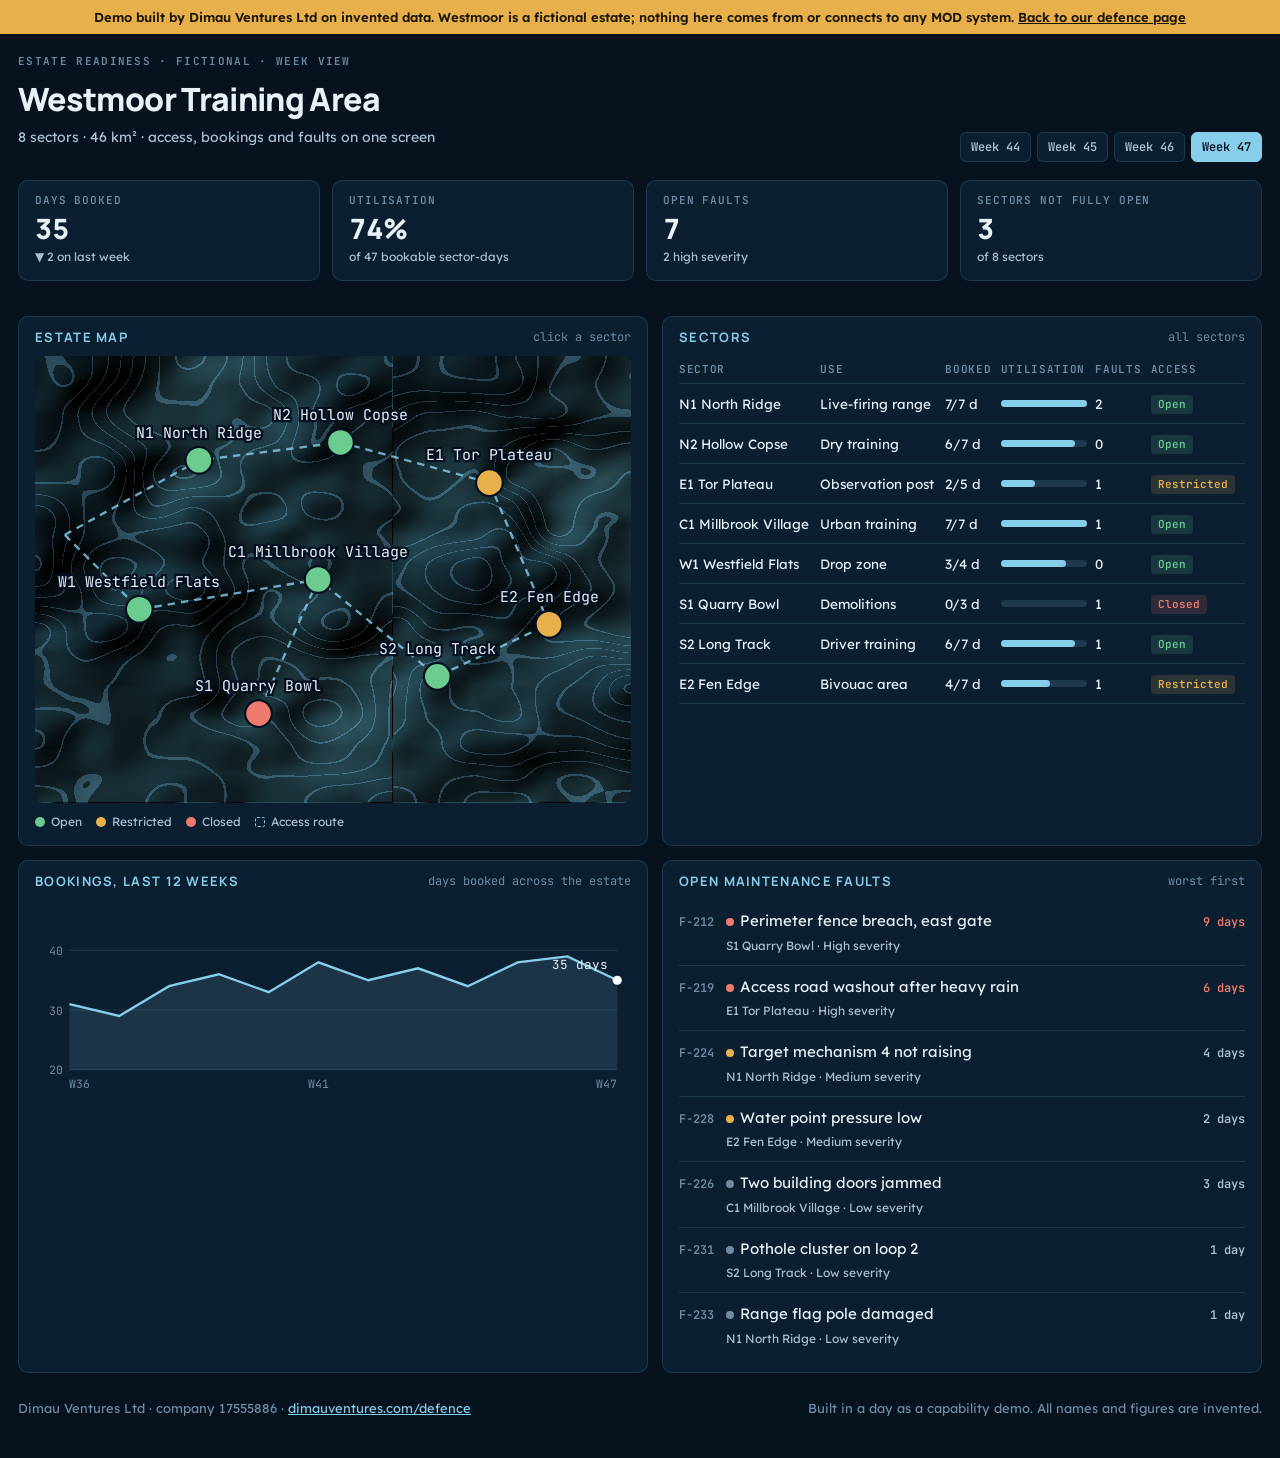
<file: defence-demo.html>
<!doctype html>
<html lang="en-GB">
<head>
<meta charset="utf-8">
<meta name="viewport" content="width=device-width, initial-scale=1">
<meta name="robots" content="noindex, nofollow">
<title>Training estate dashboard (demo) — Dimau Ventures Ltd</title>
<meta name="description" content="A demo readiness dashboard for a fictional training estate, built by Dimau Ventures Ltd on invented data. Not connected to any MOD system.">
<link rel="icon" href="/dimau-logo.png">
<link rel="canonical" href="https://dimauventures.com/defence-demo">
<meta property="og:title" content="Training estate dashboard (demo) — Dimau Ventures Ltd">
<meta property="og:description" content="A demo readiness dashboard on invented data. Not connected to any MOD system.">
<meta property="og:image" content="https://dimauventures.com/og-dimau-ventures-premium-20261103.jpg">
<meta name="theme-color" content="#071B31">
<link rel="preconnect" href="https://fonts.googleapis.com">
<link rel="preconnect" href="https://fonts.gstatic.com" crossorigin>
<link href="https://fonts.googleapis.com/css2?family=Manrope:wght@600;700;800&family=Lexend:wght@300;400;500&family=JetBrains+Mono:wght@400;600&display=swap" rel="stylesheet">
<style>
/* Layout: demo banner, header with KPI strip, then map + sector table side by side, then trend + faults */
:root{--bg:#06131F;--panel:#0C1F31;--panel2:#11293F;--ink:#E8F1F8;--ink2:#A9C0D3;--ink3:#6F8BA3;--rule:rgba(135,206,235,.14);
--sky:#87CEEB;--ok:#6CCB8E;--warn:#E8B04B;--bad:#EF7B6C;--mono:"JetBrains Mono",ui-monospace,Consolas,monospace}
*{box-sizing:border-box}
html,body{margin:0;background:var(--bg);color:var(--ink);font:400 15px/1.5 Lexend,system-ui,sans-serif;-webkit-font-smoothing:antialiased}
h1,h2,h3{font-family:Manrope,system-ui,sans-serif;margin:0}
a{color:var(--sky)}
.w{max-width:1280px;margin:0 auto;padding-left:max(18px,env(safe-area-inset-left,0px));padding-right:max(18px,env(safe-area-inset-right,0px))}
.demo{background:var(--warn);color:#1b1404;font:600 13px/1.4 Lexend,sans-serif;text-align:center;padding:8px 16px}
.demo a{color:#1b1404}
header{padding-block:22px 6px}
.top{display:flex;flex-wrap:wrap;gap:12px 24px;align-items:flex-end;justify-content:space-between}
.ref{font:600 11px/1 var(--mono);letter-spacing:.12em;text-transform:uppercase;color:var(--ink3)}
h1{font-size:clamp(22px,3.4vw,32px);font-weight:800;letter-spacing:-.02em;margin-top:8px}
.sub{color:var(--ink2);font-size:14px;margin-top:4px}
.wk{display:flex;gap:6px;flex-wrap:wrap}
.wk button,.chip{font:600 12px/1 var(--mono);color:var(--ink2);background:var(--panel);border:1px solid var(--rule);border-radius:6px;padding:8px 10px;cursor:pointer}
.wk button[aria-pressed="true"]{background:var(--sky);color:#04101F;border-color:var(--sky)}
button:focus-visible,tr:focus-visible{outline:2px solid var(--sky);outline-offset:2px}
.kpis{display:grid;grid-template-columns:repeat(4,minmax(0,1fr));gap:12px;margin-top:18px}
.kpi{background:var(--panel);border:1px solid var(--rule);border-radius:10px;padding:14px 16px;min-width:0}
.kpi dt{font:600 11px/1 var(--mono);letter-spacing:.08em;text-transform:uppercase;color:var(--ink3)}
.kpi dd{margin:8px 0 0;font:800 28px/1 Manrope,sans-serif;font-variant-numeric:tabular-nums}
.kpi small{display:block;color:var(--ink2);font-size:12px;margin-top:6px}
.up{color:var(--ok)}.dn{color:var(--bad)}
.grid{display:grid;grid-template-columns:minmax(0,1.05fr) minmax(0,1fr);gap:14px;margin-top:14px}
.card{background:var(--panel);border:1px solid var(--rule);border-radius:10px;padding:14px 16px;min-width:0}
.card h2{font:700 13px/1 Manrope,sans-serif;letter-spacing:.1em;text-transform:uppercase;color:var(--sky);margin-bottom:12px;display:flex;justify-content:space-between;gap:10px;flex-wrap:wrap}
.card h2 span{font:400 12px/1 var(--mono);letter-spacing:0;text-transform:none;color:var(--ink3)}
.map{position:relative;width:100%;aspect-ratio:4/3;border-radius:8px;overflow:hidden;background:#0a1a29}
.map canvas{position:absolute;inset:0;width:100%;height:100%}
.map svg{position:absolute;inset:0;width:100%;height:100%}
.legend{display:flex;gap:14px;flex-wrap:wrap;font-size:12px;color:var(--ink2);margin-top:10px}
.legend i{display:inline-block;width:10px;height:10px;border-radius:50%;margin-right:6px;vertical-align:-1px}
.tw{overflow-x:auto}
table{width:100%;border-collapse:collapse;font-size:13.5px}
th{font:600 11px/1 var(--mono);letter-spacing:.06em;text-transform:uppercase;color:var(--ink3);text-align:left;padding:8px 8px 8px 0;border-bottom:1px solid var(--rule);white-space:nowrap}
td{padding:9px 8px 9px 0;border-bottom:1px solid var(--rule);font-variant-numeric:tabular-nums;vertical-align:middle}
tbody tr{cursor:pointer}
tbody tr:hover,tbody tr.sel{background:var(--panel2)}
.bar{height:7px;border-radius:4px;background:rgba(135,206,235,.15);min-width:70px;position:relative}
.bar b{position:absolute;inset:0 auto 0 0;border-radius:4px;background:var(--sky)}
.st{display:inline-block;font:600 11px/1 var(--mono);padding:4px 7px;border-radius:4px;white-space:nowrap}
.st.o{background:rgba(108,203,142,.15);color:var(--ok)}.st.r{background:rgba(232,176,75,.15);color:var(--warn)}.st.c{background:rgba(239,123,108,.15);color:var(--bad)}
.sev{display:inline-block;width:8px;height:8px;border-radius:50%;margin-right:6px}
.chart svg{width:100%;height:auto;display:block}
.faults{display:grid;gap:0}
.f{display:grid;grid-template-columns:auto minmax(0,1fr) auto;gap:4px 12px;padding:10px 0;border-bottom:1px solid var(--rule);align-items:baseline}
.f:last-child{border-bottom:0}
.f .id{font:600 12px var(--mono);color:var(--ink3)}
.f .d{font-size:12px;color:var(--ink2);grid-column:2}
.f .age{font:600 12px var(--mono);white-space:nowrap}
.empty{color:var(--ink3);padding:12px 0}
.clear{font:600 12px var(--mono);background:none;border:0;color:var(--sky);cursor:pointer;padding:0}
footer{padding-block:26px 40px;color:var(--ink3);font-size:13px}
footer .w{display:flex;justify-content:space-between;gap:14px;flex-wrap:wrap}
@media(max-width:900px){.grid{grid-template-columns:minmax(0,1fr)}.kpis{grid-template-columns:repeat(2,minmax(0,1fr))}}
@media(prefers-reduced-motion:reduce){*{transition:none!important}}
</style>
<script async src="https://ops.dimau-fintech.com/api/visit?s=dimau-ventures"></script>
</head>
<body>
<div class="demo">Demo built by Dimau Ventures Ltd on invented data. Westmoor is a fictional estate; nothing here comes from or connects to any MOD system. <a href="/defence">Back to our defence page</a></div>
<header><div class="w">
 <div class="top">
  <div><div class="ref">Estate readiness · fictional · week view</div><h1>Westmoor Training Area</h1><p class="sub" id="sub">8 sectors · 46 km² · access, bookings and faults on one screen</p></div>
  <div class="wk" role="group" aria-label="Choose week" id="weeks"></div>
 </div>
 <dl class="kpis" id="kpis"></dl>
</div></header>

<main class="w">
 <div class="grid">
  <section class="card"><h2>Estate map <span>click a sector</span></h2>
   <div class="map" id="map"><canvas id="relief" aria-hidden="true"></canvas><svg id="overlay" viewBox="0 0 400 300" role="img" aria-label="Map of Westmoor sectors and access routes"></svg></div>
   <div class="legend"><span><i style="background:var(--ok)"></i>Open</span><span><i style="background:var(--warn)"></i>Restricted</span><span><i style="background:var(--bad)"></i>Closed</span><span><i style="background:none;border:1px dashed var(--sky);border-radius:2px"></i>Access route</span></div>
  </section>
  <section class="card"><h2>Sectors <span id="selnote">all sectors</span></h2>
   <div class="tw"><table><thead><tr><th>Sector</th><th>Use</th><th>Booked</th><th>Utilisation</th><th>Faults</th><th>Access</th></tr></thead><tbody id="rows"></tbody></table></div>
  </section>
  <section class="card chart"><h2>Bookings, last 12 weeks <span>days booked across the estate</span></h2><div id="trend"></div></section>
  <section class="card"><h2>Open maintenance faults <span id="fnote"></span></h2><div class="faults" id="faults"></div></section>
 </div>
</main>
<footer><div class="w"><span>Dimau Ventures Ltd · company 17555886 · <a href="/defence">dimauventures.com/defence</a></span><span>Built in a day as a capability demo. All names and figures are invented.</span></div></footer>

<script>
(function(){
// ---- invented data ----
var SECT=[
 {id:"N1",name:"North Ridge",use:"Live-firing range",x:110,y:70,cap:7,acc:"o"},
 {id:"N2",name:"Hollow Copse",use:"Dry training",x:205,y:58,cap:7,acc:"o"},
 {id:"E1",name:"Tor Plateau",use:"Observation post",x:305,y:85,cap:5,acc:"r"},
 {id:"C1",name:"Millbrook Village",use:"Urban training",x:190,y:150,cap:7,acc:"o"},
 {id:"W1",name:"Westfield Flats",use:"Drop zone",x:70,y:170,cap:4,acc:"o"},
 {id:"S1",name:"Quarry Bowl",use:"Demolitions",x:150,y:240,cap:3,acc:"c"},
 {id:"S2",name:"Long Track",use:"Driver training",x:270,y:215,cap:7,acc:"o"},
 {id:"E2",name:"Fen Edge",use:"Bivouac area",x:345,y:180,cap:7,acc:"r"}];
var WEEKS=["W44","W45","W46","W47"];
var BOOK={ // days booked per sector per week
 W44:[6,5,3,7,2,2,5,4],W45:[7,6,4,6,3,1,6,5],W46:[5,7,4,7,4,0,7,3],W47:[7,6,2,7,3,0,6,4]};
var ACC={W44:"oooooooo",W45:"oorooroo",W46:"ooroocor",W47:"ooroocor"};
var TREND=[31,29,34,36,33,38,35,37,34,38,39,35];
var FAULTS=[
 {id:"F-212",s:"S1",t:"Perimeter fence breach, east gate",sev:3,age:9},
 {id:"F-219",s:"E1",t:"Access road washout after heavy rain",sev:3,age:6},
 {id:"F-224",s:"N1",t:"Target mechanism 4 not raising",sev:2,age:4},
 {id:"F-226",s:"C1",t:"Two building doors jammed",sev:1,age:3},
 {id:"F-228",s:"E2",t:"Water point pressure low",sev:2,age:2},
 {id:"F-231",s:"S2",t:"Pothole cluster on loop 2",sev:1,age:1},
 {id:"F-233",s:"N1",t:"Range flag pole damaged",sev:1,age:1}];
var ROUTES=[[[20,120],[110,70],[205,58],[305,85]],[[20,120],[70,170],[190,150],[270,215],[345,180]],[[190,150],[150,240]],[[305,85],[345,180]]];
var SEVC=["","var(--ink3)","var(--warn)","var(--bad)"],SEVN=["","Low","Medium","High"];
var ACCN={o:"Open",r:"Restricted",c:"Closed"},ACCC={o:"var(--ok)",r:"var(--warn)",c:"var(--bad)"};
var week="W47",sel=null;
var $=function(id){return document.getElementById(id)};
function el(t,a,txt){var n=document.createElement(t);for(var k in a||{})n.setAttribute(k,a[k]);if(txt!=null)n.textContent=txt;return n}
var NS="http://www.w3.org/2000/svg";function sv(t,a){var n=document.createElementNS(NS,t);for(var k in a)n.setAttribute(k,a[k]);return n}

// ---- shaded relief from seeded value noise ----
function relief(){
 var c=$("relief"),r=c.getBoundingClientRect(),W=Math.max(200,Math.round(r.width)),H=Math.round(W*.75);
 c.width=W;c.height=H;var g=c.getContext("2d"),img=g.createImageData(W,H),d=img.data;
 var seed=7;function rnd(){seed=(seed*16807)%2147483647;return seed/2147483647}
 var G=17,grid=[];for(var i=0;i<G*G;i++)grid.push(rnd());
 function v(x,y){var xi=Math.floor(x)%(G-1),yi=Math.floor(y)%(G-1),xf=x-Math.floor(x),yf=y-Math.floor(y);
  var s=function(t){return t*t*(3-2*t)};var a=grid[yi*G+xi],b=grid[yi*G+xi+1],cc=grid[(yi+1)*G+xi],dd=grid[(yi+1)*G+xi+1];
  return a+(b-a)*s(xf)+(cc-a)*s(yf)+(a-b-cc+dd)*s(xf)*s(yf)}
 function h(x,y){return v(x*4,y*4)*.6+v(x*8+3,y*8+3)*.28+v(x*15+7,y*15+1)*.12}
 for(var y=0;y<H;y++)for(var x=0;x<W;x++){
  var nx=x/W,ny=y/H,e=h(nx,ny),ex=h(nx+1/W,ny),ey=h(nx,ny+1/H);
  var shade=Math.max(0,Math.min(1,.55+(ex-e)*-70+(ey-e)*-50));
  var band=Math.abs((e*14)%1-.5)<.04?1:0; // contour lines
  var base=[14+e*40,38+e*60,52+e*55];
  var k=(y*W+x)*4;d[k]=base[0]*shade+band*30;d[k+1]=base[1]*shade+band*45;d[k+2]=base[2]*shade+band*55;d[k+3]=255}
 g.putImageData(img,0,0)}

// ---- render ----
function acc(i){return ACC[week][i]}
function render(){
 // weeks
 var wk=$("weeks");wk.textContent="";WEEKS.forEach(function(w){var b=el("button",{"aria-pressed":String(w===week)},"Week "+w.slice(1));b.onclick=function(){week=w;render()};wk.appendChild(b)});
 // kpis
 var bk=BOOK[week],cap=SECT.reduce(function(a,s){return a+s.cap},0),tot=bk.reduce(function(a,b){return a+b},0);
 var prev=BOOK[WEEKS[Math.max(0,WEEKS.indexOf(week)-1)]].reduce(function(a,b){return a+b},0);
 var closed=SECT.filter(function(s,i){return acc(i)!=="o"}).length,high=FAULTS.filter(function(f){return f.sev===3}).length;
 var K=[["Days booked",tot,(tot>=prev?"▲ ":"▼ ")+Math.abs(tot-prev)+" on last week",tot>=prev?"up":"dn"],
  ["Utilisation",Math.round(tot/cap*100)+"%","of "+cap+" bookable sector-days",""],
  ["Open faults",FAULTS.length,high+" high severity",high?"dn":""],
  ["Sectors not fully open",closed,"of "+SECT.length+" sectors",closed?"dn":"up"]];
 var kp=$("kpis");kp.textContent="";K.forEach(function(k){var d=el("div",{class:"kpi"});d.appendChild(el("dt",{},k[0]));d.appendChild(el("dd",{},String(k[1])));d.appendChild(el("small",{class:k[3]},k[2]));kp.appendChild(d)});
 // table
 var tb=$("rows");tb.textContent="";
 SECT.forEach(function(s,i){var tr=el("tr",{tabindex:"0"});if(sel===s.id)tr.className="sel";
  var u=Math.round(bk[i]/s.cap*100),fc=FAULTS.filter(function(f){return f.s===s.id}).length;
  tr.appendChild(el("td",{},s.id+" "+s.name));tr.appendChild(el("td",{},s.use));tr.appendChild(el("td",{},bk[i]+"/"+s.cap+" d"));
  var tdb=el("td");var bar=el("div",{class:"bar",title:u+"%"});var fill=el("b");fill.style.width=u+"%";bar.appendChild(fill);tdb.appendChild(bar);tr.appendChild(tdb);
  tr.appendChild(el("td",{},String(fc)));var ta=el("td");ta.appendChild(el("span",{class:"st "+acc(i)},ACCN[acc(i)]));tr.appendChild(ta);
  tr.onclick=function(){pick(s.id)};tr.onkeydown=function(e){if(e.key==="Enter"||e.key===" "){e.preventDefault();pick(s.id)}};tb.appendChild(tr)});
 $("selnote").textContent=sel?("showing "+sel):"all sectors";
 // map overlay
 var o=$("overlay");o.textContent="";
 ROUTES.forEach(function(r){o.appendChild(sv("polyline",{points:r.map(function(p){return p.join(",")}).join(" "),fill:"none",stroke:"#87CEEB","stroke-width":"1.6","stroke-dasharray":"5 4",opacity:".8"}))});
 SECT.forEach(function(s,i){var g=sv("g",{tabindex:"0",role:"button","aria-label":s.name+", "+ACCN[acc(i)],style:"cursor:pointer"});
  var on=sel===s.id;g.appendChild(sv("circle",{cx:s.x,cy:s.y,r:on?13:9,fill:ACCC[acc(i)],stroke:on?"#fff":"#04101F","stroke-width":on?"2.5":"1.5"}));
  var t=sv("text",{x:s.x,y:s.y-15,"text-anchor":"middle","font-size":"10","font-family":"JetBrains Mono,monospace",fill:"#E8F1F8","paint-order":"stroke",stroke:"#04101F","stroke-width":"3"});t.textContent=s.id+" "+s.name;g.appendChild(t);
  g.addEventListener("click",function(){pick(s.id)});g.addEventListener("keydown",function(e){if(e.key==="Enter"||e.key===" "){e.preventDefault();pick(s.id)}});o.appendChild(g)});
 // trend
 var tw=$("trend");tw.textContent="";var W=520,H=170,P=30,mx=45,mn=20;var s=sv("svg",{viewBox:"0 0 "+W+" "+H,role:"img","aria-label":"Weekly days booked, last 12 weeks, from "+TREND[0]+" to "+TREND[TREND.length-1]});
 function X(i){return P+i*(W-P-12)/(TREND.length-1)}function Y(v){return H-22-(v-mn)/(mx-mn)*(H-40)}
 [20,30,40].forEach(function(v){s.appendChild(sv("line",{x1:P,x2:W-12,y1:Y(v),y2:Y(v),stroke:"rgba(135,206,235,.12)"}));var t=sv("text",{x:P-6,y:Y(v)+4,"text-anchor":"end","font-size":"10",fill:"#6F8BA3","font-family":"JetBrains Mono,monospace"});t.textContent=v;s.appendChild(t)});
 var pts=TREND.map(function(v,i){return X(i)+","+Y(v)}).join(" ");
 s.appendChild(sv("polygon",{points:X(0)+","+Y(mn)+" "+pts+" "+X(TREND.length-1)+","+Y(mn),fill:"rgba(135,206,235,.12)"}));
 s.appendChild(sv("polyline",{points:pts,fill:"none",stroke:"#87CEEB","stroke-width":"2"}));
 var li=TREND.length-1;s.appendChild(sv("circle",{cx:X(li),cy:Y(TREND[li]),r:4,fill:"#fff"}));
 var lt=sv("text",{x:X(li)-8,y:Y(TREND[li])-10,"text-anchor":"end","font-size":"11",fill:"#E8F1F8","font-family":"JetBrains Mono,monospace"});lt.textContent=TREND[li]+" days";s.appendChild(lt);
 [0,5,11].forEach(function(i){var t=sv("text",{x:X(i),y:H-6,"text-anchor":i===0?"start":i===11?"end":"middle","font-size":"10",fill:"#6F8BA3","font-family":"JetBrains Mono,monospace"});t.textContent="W"+(36+i);s.appendChild(t)});
 tw.appendChild(s);
 // faults
 var fl=$("faults");fl.textContent="";var list=FAULTS.filter(function(f){return !sel||f.s===sel}).sort(function(a,b){return b.sev-a.sev||b.age-a.age});
 $("fnote").textContent=sel?"":"worst first";
 if(sel){var cb=el("button",{class:"clear"},"Show all sectors");cb.onclick=function(){pick(null)};$("fnote").appendChild(cb)}
 if(!list.length)fl.appendChild(el("p",{class:"empty"},"No open faults in this sector."));
 list.forEach(function(f){var r=el("div",{class:"f"});r.appendChild(el("span",{class:"id"},f.id));
  var t=el("span");var dot=el("i",{class:"sev"});dot.style.background=SEVC[f.sev];t.appendChild(dot);t.appendChild(document.createTextNode(f.t));r.appendChild(t);
  var a=el("span",{class:"age"},f.age+(f.age===1?" day":" days"));a.style.color=f.age>5?"var(--bad)":"var(--ink2)";r.appendChild(a);
  r.appendChild(el("span",{class:"d"},f.s+" "+SECT.filter(function(s){return s.id===f.s})[0].name+" · "+SEVN[f.sev]+" severity"));fl.appendChild(r)});
}
function pick(id){sel=(sel===id?null:id);render()}
relief();render();
var rt;addEventListener("resize",function(){clearTimeout(rt);rt=setTimeout(relief,150)});
})();
</script>
</body>
</html>
</file>
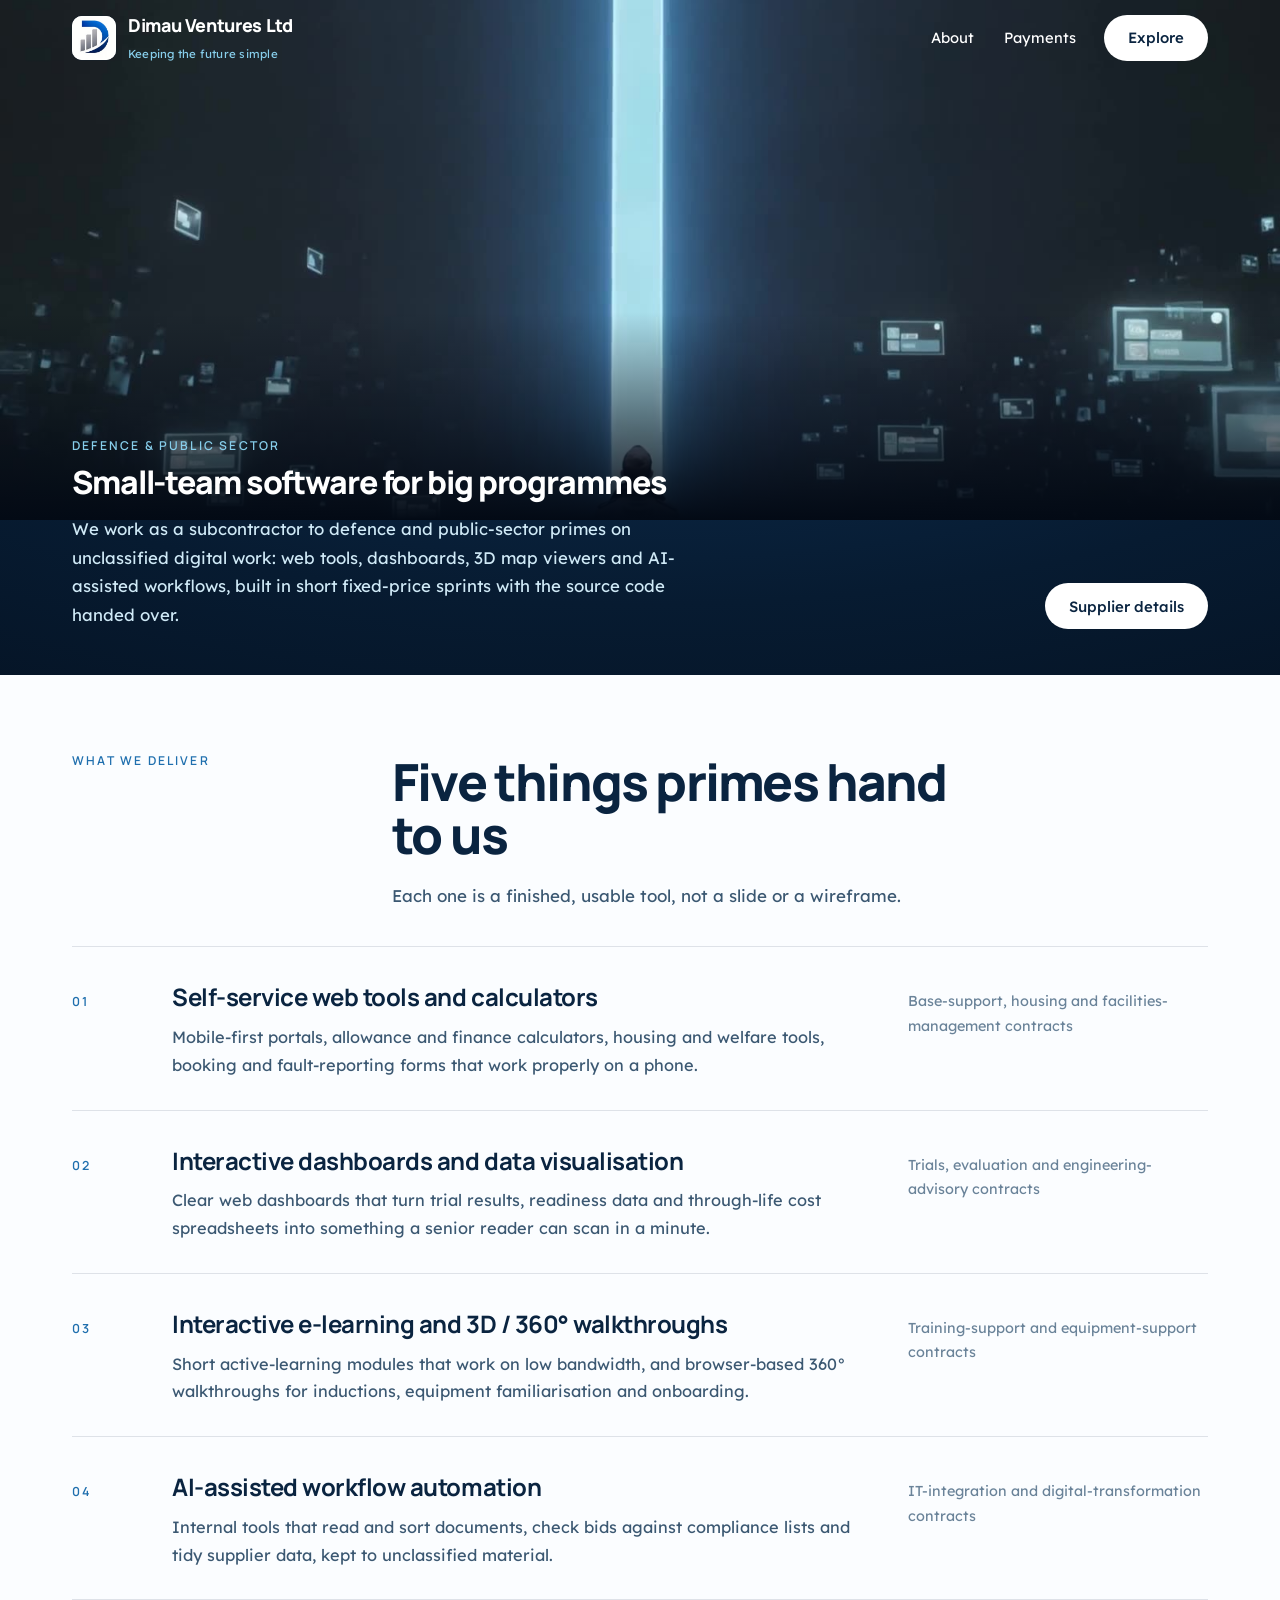
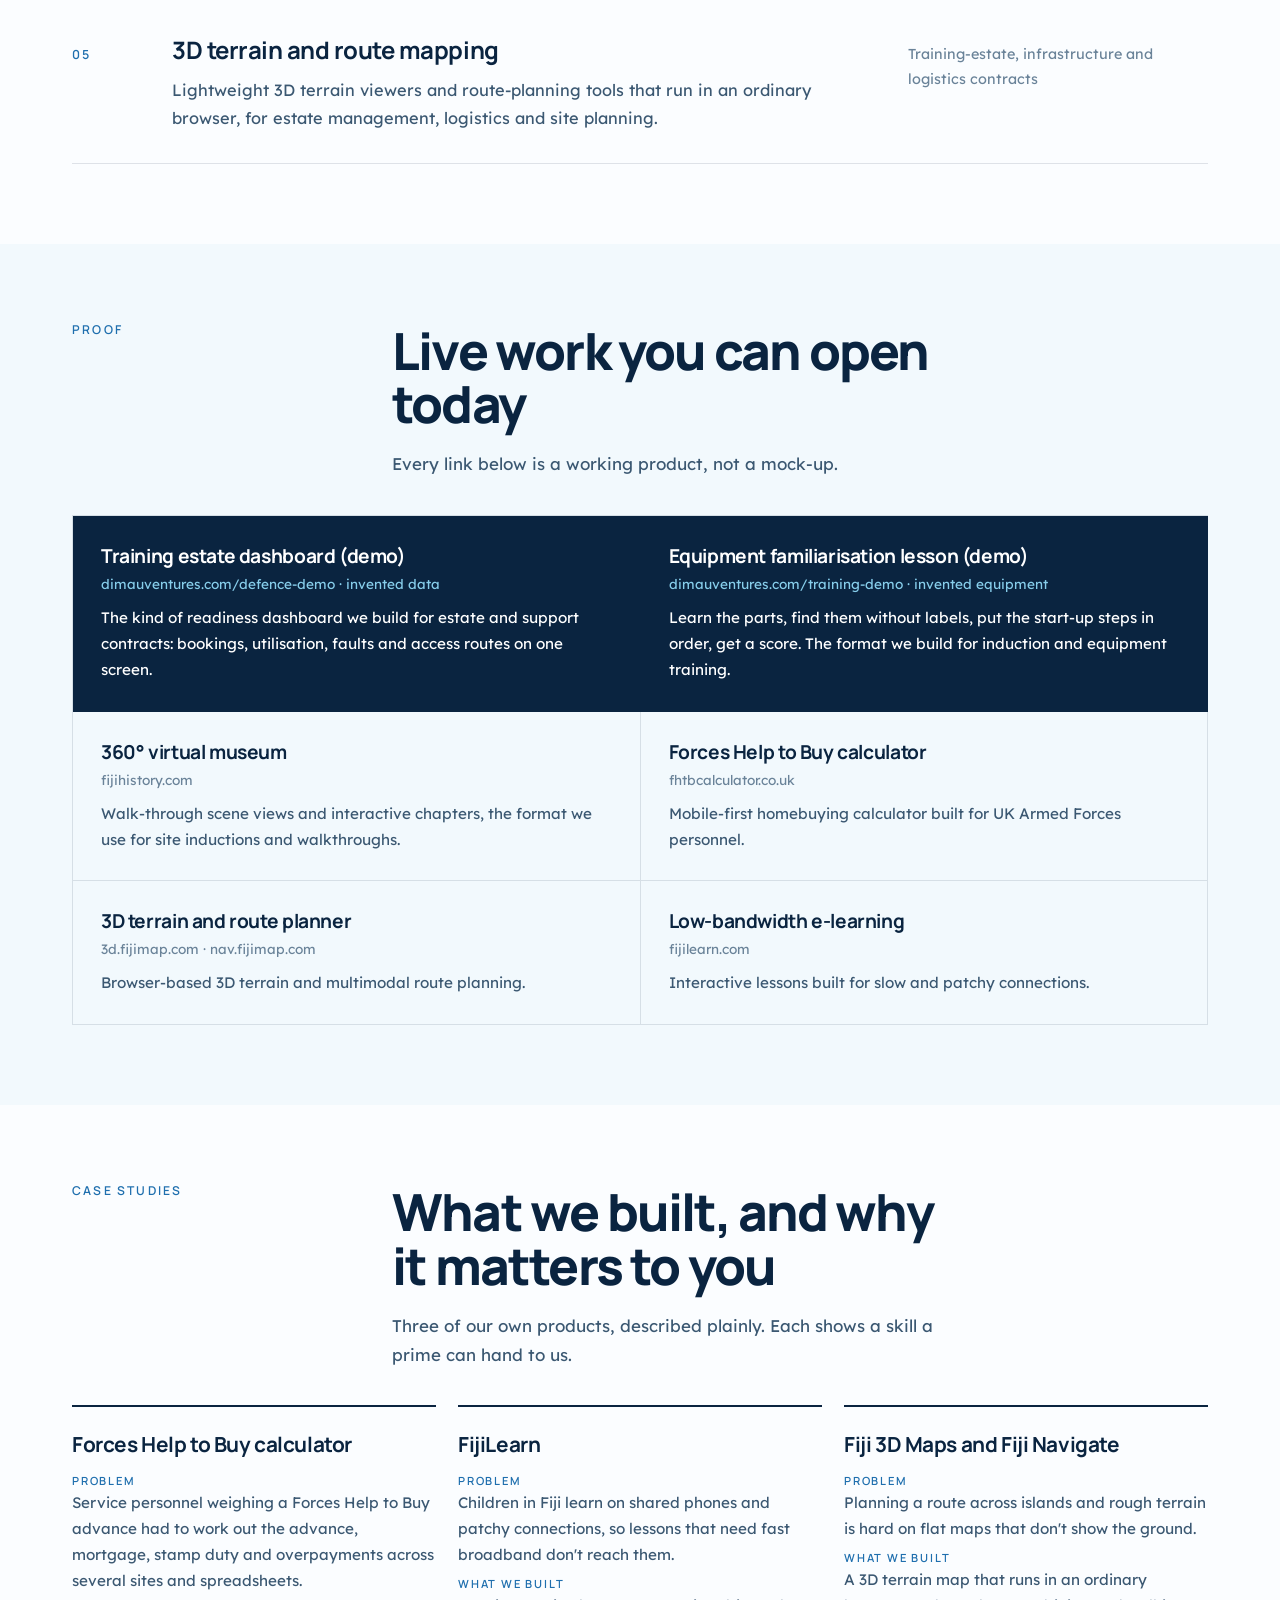
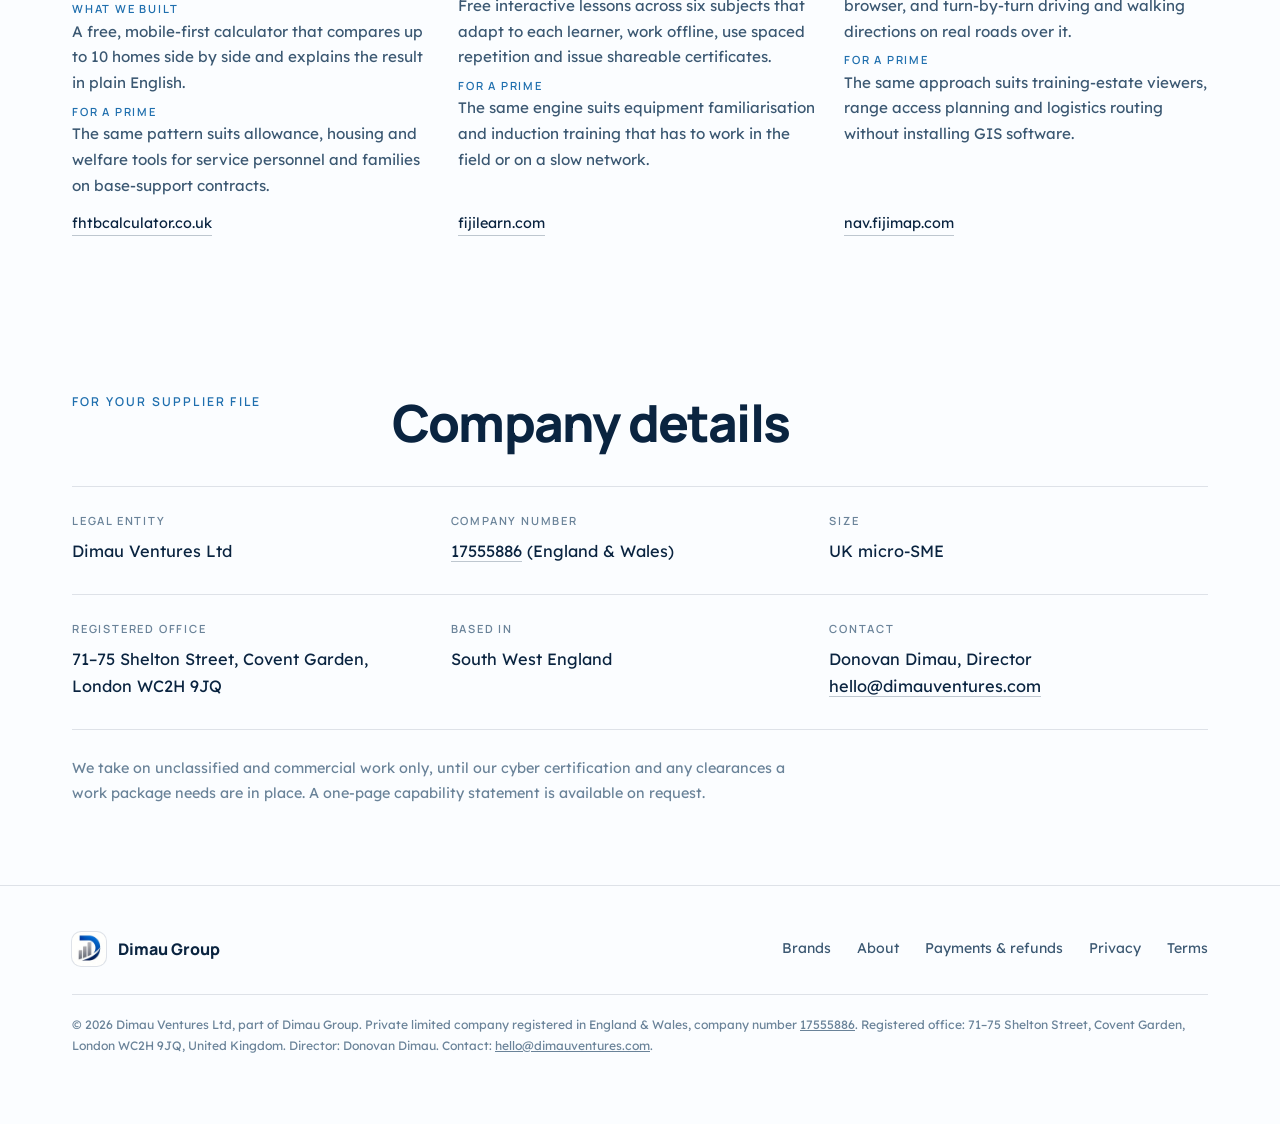
<file: defence.html>
<!doctype html>
<html lang="en-GB">
<head>
<meta charset="utf-8">
<meta name="viewport" content="width=device-width, initial-scale=1">
<meta name="robots" content="noindex, nofollow">
<title>Defence &amp; public-sector subcontracting — Dimau Ventures Ltd</title>
<meta name="description" content="Dimau Ventures Ltd is a UK micro-SME that builds web tools, dashboards, 3D terrain viewers and AI-assisted workflows as a subcontractor on unclassified defence and public-sector work.">
<link rel="icon" href="/dimau-logo.png">
<link rel="canonical" href="https://dimauventures.com/defence">
<meta property="og:title" content="Defence &amp; public-sector subcontracting — Dimau Ventures Ltd">
<meta property="og:description" content="Dimau Ventures Ltd is a UK micro-SME that builds web tools, dashboards, 3D terrain viewers and AI-assisted workflows as a subcontractor on unclassified defence and public-sector work.">
<meta property="og:type" content="website">
<meta property="og:site_name" content="Dimau Ventures Ltd">
<meta property="og:url" content="https://dimauventures.com/defence">
<meta property="og:image" content="https://dimauventures.com/og-dimau-ventures-premium-20261103.jpg">
<meta property="og:image:type" content="image/jpeg">
<meta property="og:image:width" content="1200">
<meta property="og:image:height" content="630">
<meta property="og:image:alt" content="Dimau Ventures Ltd – Keeping the future simple">
<meta name="twitter:card" content="summary_large_image">
<meta name="twitter:title" content="Defence &amp; public-sector subcontracting — Dimau Ventures Ltd">
<meta name="twitter:description" content="Dimau Ventures Ltd is a UK micro-SME that builds web tools, dashboards, 3D terrain viewers and AI-assisted workflows as a subcontractor on unclassified defence and public-sector work.">
<meta name="twitter:image" content="https://dimauventures.com/og-dimau-ventures-premium-20261103.jpg">
<meta name="twitter:image:alt" content="Dimau Ventures Ltd – Keeping the future simple">
<meta name="theme-color" content="#C9E9F7">
<link rel="preconnect" href="https://fonts.googleapis.com">
<link rel="preconnect" href="https://fonts.gstatic.com" crossorigin>
<link href="https://fonts.googleapis.com/css2?family=Manrope:wght@600;700;800&family=Lexend:wght@300;400;500&display=swap" rel="stylesheet">
<script type="application/ld+json">{"@context":"https://schema.org","@type":"Organization","name":"Dimau Ventures Ltd","url":"https://dimauventures.com/","logo":"https://dimauventures.com/dimau-logo.png","email":"hello@dimauventures.com","identifier":"17555886","address":{"@type":"PostalAddress","streetAddress":"71–75 Shelton Street, Covent Garden","addressLocality":"London","postalCode":"WC2H 9JQ","addressCountry":"GB"},"parentOrganization":{"@type":"Organization","name":"Dimau Group","url":"https://dimau-fintech.com/"}}</script>
<style>
:root{--ink:#0A2440;--ink2:#3B5872;--ink3:#6A8399;--sky:#87CEEB;--sky2:#CDEBF8;--mist:#F2F9FD;--blue:#1F6FAE;--rule:rgba(10,36,64,.12)}
*{box-sizing:border-box}
html{scroll-behavior:smooth;scroll-padding-top:84px}
body{margin:0;background:#FBFDFF;color:var(--ink);font:400 1.02rem/1.7 Lexend,system-ui,sans-serif;-webkit-font-smoothing:antialiased}
h1,h2,h3{font-family:Manrope,system-ui,sans-serif;margin:0;color:var(--ink)}
p{margin:0}
a{color:inherit}
.w{max-width:1200px;margin:0 auto;padding:0 32px}
/* header */
.hd{position:sticky;top:0;z-index:30;background:rgba(251,253,255,.82);backdrop-filter:saturate(1.4) blur(14px);-webkit-backdrop-filter:saturate(1.4) blur(14px);border-bottom:1px solid transparent;transition:border-color .2s}
.hd.s{border-bottom-color:var(--rule)}
.hd .w{display:flex;align-items:center;height:76px;gap:28px}
.lg{display:flex;align-items:center;gap:12px;text-decoration:none;margin-right:auto}
.lg img{width:38px;height:38px;border-radius:10px;background:#fff;box-shadow:0 0 0 1px var(--rule)}
.lg b{font:800 1.12rem/1 Manrope,sans-serif;letter-spacing:-.02em}
.lg span{display:block;font-size:.72rem;color:var(--ink3);letter-spacing:.02em;margin-top:3px}
.nv{display:flex;gap:30px}
.nv a{text-decoration:none;font-size:.92rem;color:var(--ink2)}
.nv a:hover{color:var(--ink)}
.bt{display:inline-flex;align-items:center;gap:10px;min-height:46px;padding:0 24px;border-radius:999px;background:var(--ink);color:#fff;text-decoration:none;font-size:.93rem;font-weight:500;transition:background .2s}
.bt:hover{background:var(--blue)}
.bt.l{background:transparent;color:var(--ink);box-shadow:inset 0 0 0 1px rgba(10,36,64,.25)}
.bt.l:hover{background:#fff;box-shadow:inset 0 0 0 1px var(--ink)}
.ar{font-family:Manrope,sans-serif}
/* hero */
.hero{position:relative;overflow:hidden;background:linear-gradient(180deg,#9AD6EF 0%,#C9E9F7 48%,#FBFDFF 100%);margin-top:-77px;padding-top:77px}
.hero::after{content:"";position:absolute;inset:auto -10% -40% 40%;height:90%;background:radial-gradient(closest-side,rgba(255,255,255,.75),transparent);pointer-events:none}
.hero .w{position:relative;z-index:1;padding-top:110px;padding-bottom:70px}
.ey{font:600 .76rem/1 Manrope,sans-serif;letter-spacing:.18em;text-transform:uppercase;color:var(--blue)}
.hero h1{font-size:clamp(2.9rem,7.2vw,6.2rem);line-height:.97;font-weight:800;letter-spacing:-.045em;max-width:12ch;margin:26px 0 30px}
.hero h1 span{color:var(--blue)}
.hero .ld{font-size:clamp(1.08rem,1.6vw,1.3rem);line-height:1.6;color:var(--ink2);max-width:600px}
.hero .ac{display:flex;gap:14px;flex-wrap:wrap;margin-top:40px}
.kf{display:grid;grid-template-columns:repeat(4,1fr);margin-top:96px;border-top:1px solid rgba(10,36,64,.18)}
.kf div{padding:22px 24px 0 0}
.kf dt{font:600 .7rem/1 Manrope,sans-serif;letter-spacing:.16em;text-transform:uppercase;color:var(--ink3);margin-bottom:10px}
.kf dd{margin:0;font-size:.98rem}
.kf a{text-decoration:none;border-bottom:1px solid rgba(10,36,64,.25)}
/* sections */
.sec{padding:120px 0}
.sec.alt{background:var(--mist)}
.sh{display:grid;grid-template-columns:280px 1fr;gap:40px;margin-bottom:60px}
.sh h2{font-size:clamp(2rem,4vw,3.3rem);line-height:1.04;letter-spacing:-.035em;font-weight:800;max-width:16ch}
.sh p{color:var(--ink2);max-width:560px;margin-top:20px;font-size:1.06rem}
/* brands */
.br{list-style:none;margin:0;padding:0;border-top:1px solid var(--rule)}
.br li{border-bottom:1px solid var(--rule)}
.br a,.br .r{display:grid;grid-template-columns:280px 1fr 200px 120px;gap:40px;align-items:baseline;padding:34px 0;text-decoration:none;transition:padding .25s}
.br a:hover{padding-left:14px}
.br a:hover h3{color:var(--blue)}
.br .n{font:600 .78rem Manrope,sans-serif;letter-spacing:.14em;color:var(--ink3)}
.br h3{font-size:clamp(1.3rem,2.2vw,1.75rem);font-weight:700;letter-spacing:-.025em;line-height:1.15;transition:color .2s}
.br p{color:var(--ink2)}
.br .tg{font-size:.84rem;color:var(--ink3)}
.br .go{text-align:right;font-size:.88rem;color:var(--ink)}
.br .r .go{color:var(--ink3)}
.br .nm{display:flex;gap:18px;align-items:baseline}
/* pillars */
.pl{display:grid;grid-template-columns:repeat(3,1fr);gap:48px}
.pl div{border-top:2px solid var(--ink);padding-top:26px}
.pl .n{font:600 .76rem Manrope,sans-serif;letter-spacing:.14em;color:var(--blue)}
.pl h3{font-size:1.45rem;letter-spacing:-.02em;margin:14px 0 12px}
.pl p{color:var(--ink2)}
/* structure */
.st{display:grid;grid-template-columns:1fr auto 1fr auto 1fr;align-items:stretch;gap:0}
.nd{background:#fff;border:1px solid var(--rule);border-radius:18px;padding:30px}
.nd.on{background:var(--ink);border-color:var(--ink)}
.nd.on *{color:#fff}
.nd.on small{color:var(--sky)}
.nd small{display:block;font:600 .7rem Manrope,sans-serif;letter-spacing:.16em;text-transform:uppercase;color:var(--ink3);margin-bottom:12px}
.nd h3{font-size:1.3rem;letter-spacing:-.02em;margin-bottom:8px}
.nd p{font-size:.93rem;color:var(--ink2)}
.ln{width:56px;position:relative}
.ln::before{content:"";position:absolute;left:8px;right:8px;top:50%;border-top:1px solid rgba(10,36,64,.3)}
.ln::after{content:"";position:absolute;right:8px;top:calc(50% - 4px);border:4px solid transparent;border-left-color:rgba(10,36,64,.45);border-right:0}
/* company */
.co{display:grid;grid-template-columns:repeat(3,1fr);border-top:1px solid var(--rule);margin:0}
.co div{padding:28px 30px 28px 0;border-bottom:1px solid var(--rule)}
.co dt{font:600 .7rem/1 Manrope,sans-serif;letter-spacing:.16em;text-transform:uppercase;color:var(--ink3);margin-bottom:12px}
.co dd{margin:0;font-size:1.02rem}
.co a{text-decoration:none;border-bottom:1px solid rgba(10,36,64,.25)}
/* contact */
.ct{padding:130px 0;background:linear-gradient(180deg,#FBFDFF,#D8EFFA)}
.ct h2{font-size:clamp(2.3rem,5.4vw,4.6rem);line-height:1;letter-spacing:-.045em;font-weight:800;max-width:14ch}
.ct p{color:var(--ink2);max-width:560px;margin:26px 0 40px;font-size:1.08rem}
.ct .ml{font:700 clamp(1.3rem,2.6vw,2rem) Manrope,sans-serif;letter-spacing:-.02em;text-decoration:none;border-bottom:2px solid var(--sky);padding-bottom:4px}
.ct .ml:hover{border-color:var(--blue);color:var(--blue)}
/* footer */
.ft{background:#FBFDFF;border-top:1px solid var(--rule);padding:46px 0 54px;font-size:.88rem;color:var(--ink3)}
.ft .tp{display:flex;align-items:center;gap:20px;flex-wrap:wrap;margin-bottom:28px}
.ft .gp{display:flex;align-items:center;gap:12px;text-decoration:none;margin-right:auto;color:var(--ink)}
.ft .gp img{width:34px;height:34px;border-radius:9px;box-shadow:0 0 0 1px var(--rule);background:#fff}
.ft .gp b{font:800 1rem Manrope,sans-serif}
.ft nav{display:flex;gap:26px;flex-wrap:wrap}
.ft nav a{text-decoration:none;color:var(--ink2)}
.ft nav a:hover{color:var(--ink)}
.dimau-group-foot{display:none!important}
@media(max-width:1000px){.br a,.br .r{grid-template-columns:1fr 1fr;gap:10px 30px}.br .go{text-align:left}.sh{grid-template-columns:1fr;gap:6px}.st{grid-template-columns:1fr}.ln{width:auto;height:34px}.ln::before{left:50%;right:auto;top:6px;bottom:6px;border-top:0;border-left:1px solid rgba(10,36,64,.3)}.ln::after{display:none}}
@media(max-width:820px){.nv{display:none}.kf{grid-template-columns:1fr 1fr}.kf div{padding-bottom:20px}.pl{grid-template-columns:1fr;gap:36px}.co{grid-template-columns:1fr 1fr}}
@media(max-width:560px){.w{padding:0 22px}.lg span{display:none}.hd .bt{padding:0 18px}.hero .w{padding-top:70px;padding-bottom:50px}.kf{margin-top:60px}.sec{padding:80px 0}.br a,.br .r{grid-template-columns:1fr;padding:26px 0}.br .tg{display:none}.co{grid-template-columns:1fr}.ct{padding:90px 0}}
@media(prefers-reduced-motion:reduce){*{transition:none!important;scroll-behavior:auto!important}}

.hd .lg span{color:var(--ink3)}
/* visual hero */
.vis{position:relative;height:min(78vh,760px);min-height:480px;margin-top:-77px;background:radial-gradient(120% 90% at 50% 40%,#0E3156 0%,#071B31 55%,#04101F 100%);overflow:hidden}
.vis canvas{position:absolute;inset:0;width:100%;height:100%;display:block}
.vis .ov{position:absolute;left:0;right:0;bottom:0;z-index:2;padding-bottom:56px}
.vis .ov .w{display:flex;align-items:flex-end;justify-content:space-between;gap:24px;flex-wrap:wrap}
.vis .ey{color:var(--sky)}
.vis h1{color:#fff;font-size:clamp(1.9rem,3.6vw,2.75rem);font-weight:800;letter-spacing:-.035em;line-height:1.05;margin-top:12px}
.vis .bt{background:#fff;color:var(--ink)}
.vis .bt:hover{background:var(--sky)}
.hd.dk:not(.s){background:transparent;backdrop-filter:none;-webkit-backdrop-filter:none}
.hd.dk:not(.s) .lg b,.hd.dk:not(.s) .nv a{color:#fff}
.hd.dk:not(.s) .lg span{color:var(--sky)}
.hd.dk:not(.s) .bt{background:#fff;color:var(--ink)}
/* brand strip */
.bs{padding:90px 0 100px}
.bs .top{display:flex;justify-content:space-between;align-items:baseline;gap:20px;margin-bottom:34px;flex-wrap:wrap}
.bs h2{font-size:clamp(1.6rem,2.8vw,2.2rem);letter-spacing:-.03em;font-weight:800}
.bs .top a{font-size:.9rem;text-decoration:none;border-bottom:1px solid rgba(10,36,64,.25)}
.bg{display:grid;grid-template-columns:repeat(3,1fr);border-top:1px solid var(--rule);border-left:1px solid var(--rule)}
.bg a,.bg div{display:flex;justify-content:space-between;align-items:baseline;gap:14px;padding:30px 28px;border-right:1px solid var(--rule);border-bottom:1px solid var(--rule);text-decoration:none;transition:background .2s}
.bg a:hover{background:var(--mist)}
.bg a:hover b{color:var(--blue)}
.bg b{font:700 1.2rem/1.2 Manrope,sans-serif;letter-spacing:-.02em;transition:color .2s}
.bg small{display:block;font-size:.8rem;color:var(--ink3);margin-top:6px}
.bg i{font-style:normal;font-size:.9rem;color:var(--ink3)}
.ft .co2{font-size:.76rem;line-height:1.7;color:var(--ink3);border-top:1px solid var(--rule);padding-top:20px}
.ft .co2 a{color:inherit}
.pg{padding:150px 0 30px;background:linear-gradient(180deg,#C9E9F7,#FBFDFF)}
.pg h1{font-size:clamp(2.2rem,5vw,3.6rem);letter-spacing:-.04em;font-weight:800;margin-top:16px}
@media(max-width:820px){.bg{grid-template-columns:1fr 1fr}}
@media(max-width:560px){.bg{grid-template-columns:1fr}.bg a,.bg div{padding:22px 20px}.vis .ov{padding-bottom:36px}.bs{padding:64px 0 70px}.pg{padding:120px 0 20px}}

.vis.ab{height:auto;min-height:0;padding:0}
.vis.ab .gl{opacity:1!important;position:absolute;left:0;right:0;top:0;height:min(58vh,520px)}.vis.ab .gl canvas{position:absolute;inset:0;width:100%;height:100%}.vis.ab .gl::after{content:"";position:absolute;inset:auto 0 0 0;height:40%;background:linear-gradient(180deg,rgba(3,10,21,0),#030a15)}
.vis.ab .ov{position:relative;padding:min(50vh,440px) 0 46px}
.vis.ab h1{font-size:clamp(2.2rem,5vw,3.4rem)}
.abl{color:#cfe9f6;max-width:620px;margin-top:14px;font-size:1.05rem}
.pi{display:grid;place-items:center;width:52px;height:52px;border-radius:16px;background:radial-gradient(circle at 30% 30%,#123a63,#071b31);color:#87CEEB;box-shadow:0 0 0 1px rgba(135,206,235,.35),0 0 26px rgba(135,206,235,.35);margin-bottom:16px}
.pi svg{width:26px;height:26px}
.sec{padding:80px 0}.sh{margin-bottom:36px}
@media(max-width:560px){.vis.ab .gl{height:420px}.vis.ab .ov{padding:380px 0 34px}.sec{padding:48px 0}.sh{margin-bottom:22px}.sh h2{font-size:1.75rem}.pl{gap:28px}.pl div{padding-top:18px}.pl h3{font-size:1.2rem;margin:8px 0 6px}.co{grid-template-columns:1fr 1fr}.co div{padding:16px 12px 16px 0}.co dd{font-size:.92rem}.ct{padding:56px 0}.ct p{margin:16px 0 22px}.nd{padding:22px}.ln{height:22px}}

.ans{display:grid;grid-template-columns:repeat(3,1fr);gap:24px}
.an{margin:0;background:radial-gradient(120% 100% at 50% 0%,#0E3156,#071B31 60%,#04101F);border-radius:24px;padding:22px 18px 20px;box-shadow:0 0 0 1px rgba(135,206,235,.18),0 20px 50px rgba(4,16,31,.25)}
.an svg{width:100%;height:auto;display:block;overflow:visible}
.an figcaption{text-align:center;color:#fff;font:700 1.15rem Manrope,sans-serif;letter-spacing:-.01em;margin-top:10px}
.an figcaption b{color:#87CEEB;font-weight:700}
.an .dim{opacity:.55}.an .dim *{fill:none;stroke:#5f89a8;stroke-width:2;stroke-linecap:round;stroke-linejoin:round}
.an .dim .nz{fill:#5f89a8;stroke:none;animation:nz 1.2s ease-in-out infinite;transform-box:fill-box;transform-origin:center}
.an .dim .pt{fill:#5f89a8;stroke:none}
.an .sc{stroke-dasharray:14 6;animation:sc 3s linear infinite}
.an .ar{fill:none;stroke:#87CEEB;stroke-width:2.4;stroke-linecap:round;stroke-linejoin:round}
.an .lit *{fill:none;stroke:#87CEEB;stroke-width:3.2;stroke-linecap:round;filter:drop-shadow(0 0 6px rgba(135,206,235,.9))}
.an .lit .dot,.an .lit .pt{fill:#fff;stroke:none}
.an .wave{stroke-dasharray:240;animation:wv 2.6s ease-in-out infinite}
@keyframes nz{0%,100%{transform:scaleY(.3)}50%{transform:scaleY(1)}}
@keyframes sc{to{stroke-dashoffset:-80}}
@keyframes wv{0%{stroke-dashoffset:240}60%,100%{stroke-dashoffset:0}}
.ct p:empty{display:none}.ct .ml{display:inline-block;margin-top:26px}
@media(max-width:820px){.ans{grid-template-columns:1fr;gap:16px}.an{padding:16px 14px 16px}}
@media(prefers-reduced-motion:reduce){.an *{animation:none!important}}

.prs{display:grid;gap:34px}
.pr{margin:0}.pi2{display:grid;grid-template-columns:1fr auto 1fr;align-items:center;gap:14px}
.pi2 img{width:100%;aspect-ratio:3/4;object-fit:cover;border-radius:22px;display:block;box-shadow:0 20px 50px rgba(4,16,31,.25)}
.pi2 img:first-child{filter:saturate(.8) brightness(.9)}
.pi2 i{font-style:normal;font:800 1.8rem Manrope,sans-serif;color:#1F6FAE}
.pr figcaption{text-align:center;font:800 1.35rem Manrope,sans-serif;color:#0A2440;margin-top:14px;letter-spacing:-.01em}.pr figcaption b{color:#1F6FAE}
@media(max-width:560px){.pi2{gap:8px}.pi2 img{border-radius:16px}.pi2 i{font-size:1.2rem}.pr figcaption{font-size:1.1rem;margin-top:10px}.prs{gap:26px}}

/* defence page */
.dl{list-style:none;margin:0;padding:0;border-top:1px solid var(--rule)}
.dl li{display:grid;grid-template-columns:70px 1fr 300px;gap:30px;padding:30px 0;border-bottom:1px solid var(--rule);align-items:baseline}
.dl .n{font:600 .78rem Manrope,sans-serif;letter-spacing:.14em;color:var(--blue)}
.dl h3{font-size:clamp(1.2rem,2vw,1.5rem);letter-spacing:-.02em;margin-bottom:6px}
.dl p{color:var(--ink2)}
.dl .fit{font-size:.9rem;color:var(--ink3)}
.pf{display:grid;grid-template-columns:repeat(2,1fr);border-top:1px solid var(--rule);border-left:1px solid var(--rule)}
.pf a{display:block;padding:28px;border-right:1px solid var(--rule);border-bottom:1px solid var(--rule);text-decoration:none;transition:background .2s}
.pf a:hover{background:#fff}.pf a:hover b{color:var(--blue)}
.pf b{font:700 1.2rem/1.25 Manrope,sans-serif;letter-spacing:-.02em;display:block;transition:color .2s}
.pf small{display:block;color:var(--ink3);font-size:.85rem;margin:4px 0 10px}
.pf p{color:var(--ink2);font-size:.95rem}
.pf .dm{background:var(--ink)}.pf .dm b,.pf .dm p{color:#fff}.pf .dm small{color:var(--sky)}.pf .dm:hover{background:#0E3156}.pf .dm:hover b{color:var(--sky)}
.nb{margin-top:26px;font-size:.9rem;color:var(--ink3);max-width:720px}
.cs{display:grid;grid-template-columns:repeat(3,minmax(0,1fr));gap:22px}
.cs article{border-top:2px solid var(--ink);padding-top:20px;display:flex;flex-direction:column;gap:12px}
.cs h3{font-size:1.3rem;letter-spacing:-.02em}
.cs dl{margin:0;display:grid;gap:10px}
.cs dt{font:600 .7rem/1 Manrope,sans-serif;letter-spacing:.16em;text-transform:uppercase;color:var(--blue);margin-bottom:4px}
.cs dd{margin:0;color:var(--ink2);font-size:.95rem}
.cs a{font-size:.9rem;text-decoration:none;border-bottom:1px solid rgba(10,36,64,.25);align-self:flex-start;margin-top:auto}
@media(max-width:900px){.cs{grid-template-columns:1fr}}
@media(max-width:1000px){.dl li{grid-template-columns:50px 1fr;gap:8px 20px}.dl .fit{grid-column:2}}
@media(max-width:700px){.pf{grid-template-columns:1fr}}
</style>
<script async src="https://ops.dimau-fintech.com/api/visit?s=dimau-ventures"></script>
<script defer src="https://static.cloudflareinsights.com/beacon.min.js" data-cf-beacon='{"token": "12b6f3cef82c43f8a47a496393089c54"}'></script>
</head>
<body>
<header class="hd dk" id="hd"><div class="w">
 <a class="lg" href="/"><img src="/dimau-logo.png" alt="Dimau logo" width="38" height="38"><div><b>Dimau Ventures Ltd</b><span>Keeping the future simple</span></div></a>
 <nav class="nv" aria-label="Main"><a href="/about">About</a><a href="/payments">Payments</a></nav>
 <a class="bt" href="/#brands">Explore</a>
</div></header>
<main>
<section class="vis ab" aria-label="Defence and public-sector subcontracting">
 <div class="gl"><img src="/media/hero.jpg" alt="" style="position:absolute;inset:0;width:100%;height:100%;object-fit:cover;object-position:60% 40%"></div>
 <div class="ov"><div class="w"><div><div class="ey">Defence &amp; public sector</div><h1>Small-team software for big programmes</h1><p class="abl">We work as a subcontractor to defence and public-sector primes on unclassified digital work: web tools, dashboards, 3D map viewers and AI-assisted workflows, built in short fixed-price sprints with the source code handed over.</p></div><a class="bt" href="#company">Supplier details</a></div></div>
</section>

<section class="sec" id="services"><div class="w">
 <div class="sh"><div class="ey">What we deliver</div><div><h2>Five things primes hand to us</h2><p>Each one is a finished, usable tool, not a slide or a wireframe.</p></div></div>
 <ul class="dl">
  <li><span class="n">01</span><div><h3>Self-service web tools and calculators</h3><p>Mobile-first portals, allowance and finance calculators, housing and welfare tools, booking and fault-reporting forms that work properly on a phone.</p></div><span class="fit">Base-support, housing and facilities-management contracts</span></li>
  <li><span class="n">02</span><div><h3>Interactive dashboards and data visualisation</h3><p>Clear web dashboards that turn trial results, readiness data and through-life cost spreadsheets into something a senior reader can scan in a minute.</p></div><span class="fit">Trials, evaluation and engineering-advisory contracts</span></li>
  <li><span class="n">03</span><div><h3>Interactive e-learning and 3D / 360° walkthroughs</h3><p>Short active-learning modules that work on low bandwidth, and browser-based 360° walkthroughs for inductions, equipment familiarisation and onboarding.</p></div><span class="fit">Training-support and equipment-support contracts</span></li>
  <li><span class="n">04</span><div><h3>AI-assisted workflow automation</h3><p>Internal tools that read and sort documents, check bids against compliance lists and tidy supplier data, kept to unclassified material.</p></div><span class="fit">IT-integration and digital-transformation contracts</span></li>
  <li><span class="n">05</span><div><h3>3D terrain and route mapping</h3><p>Lightweight 3D terrain viewers and route-planning tools that run in an ordinary browser, for estate management, logistics and site planning.</p></div><span class="fit">Training-estate, infrastructure and logistics contracts</span></li>
 </ul>
</div></section>

<section class="sec alt" id="work"><div class="w">
 <div class="sh"><div class="ey">Proof</div><div><h2>Live work you can open today</h2><p>Every link below is a working product, not a mock-up.</p></div></div>
 <div class="pf">
  <a class="dm" href="/defence-demo"><b>Training estate dashboard (demo)</b><small>dimauventures.com/defence-demo · invented data</small><p>The kind of readiness dashboard we build for estate and support contracts: bookings, utilisation, faults and access routes on one screen.</p></a>
  <a class="dm" href="/training-demo"><b>Equipment familiarisation lesson (demo)</b><small>dimauventures.com/training-demo · invented equipment</small><p>Learn the parts, find them without labels, put the start-up steps in order, get a score. The format we build for induction and equipment training.</p></a>
  <a href="https://fijihistory.com/" target="_blank" rel="noopener"><b>360° virtual museum</b><small>fijihistory.com</small><p>Walk-through scene views and interactive chapters, the format we use for site inductions and walkthroughs.</p></a>
  <a href="https://fhtbcalculator.co.uk/" target="_blank" rel="noopener"><b>Forces Help to Buy calculator</b><small>fhtbcalculator.co.uk</small><p>Mobile-first homebuying calculator built for UK Armed Forces personnel.</p></a>
  <a href="https://3d.fijimap.com/" target="_blank" rel="noopener"><b>3D terrain and route planner</b><small>3d.fijimap.com · nav.fijimap.com</small><p>Browser-based 3D terrain and multimodal route planning.</p></a>
  <a href="https://fijilearn.com/" target="_blank" rel="noopener"><b>Low-bandwidth e-learning</b><small>fijilearn.com</small><p>Interactive lessons built for slow and patchy connections.</p></a>
 </div>
</div></section>

<section class="sec" id="cases"><div class="w">
 <div class="sh"><div class="ey">Case studies</div><div><h2>What we built, and why it matters to you</h2><p>Three of our own products, described plainly. Each shows a skill a prime can hand to us.</p></div></div>
 <div class="cs">
  <article><h3>Forces Help to Buy calculator</h3><dl>
   <div><dt>Problem</dt><dd>Service personnel weighing a Forces Help to Buy advance had to work out the advance, mortgage, stamp duty and overpayments across several sites and spreadsheets.</dd></div>
   <div><dt>What we built</dt><dd>A free, mobile-first calculator that compares up to 10 homes side by side and explains the result in plain English.</dd></div>
   <div><dt>For a prime</dt><dd>The same pattern suits allowance, housing and welfare tools for service personnel and families on base-support contracts.</dd></div>
  </dl><a href="https://fhtbcalculator.co.uk/" target="_blank" rel="noopener">fhtbcalculator.co.uk</a></article>
  <article><h3>FijiLearn</h3><dl>
   <div><dt>Problem</dt><dd>Children in Fiji learn on shared phones and patchy connections, so lessons that need fast broadband don't reach them.</dd></div>
   <div><dt>What we built</dt><dd>Free interactive lessons across six subjects that adapt to each learner, work offline, use spaced repetition and issue shareable certificates.</dd></div>
   <div><dt>For a prime</dt><dd>The same engine suits equipment familiarisation and induction training that has to work in the field or on a slow network.</dd></div>
  </dl><a href="https://fijilearn.com/" target="_blank" rel="noopener">fijilearn.com</a></article>
  <article><h3>Fiji 3D Maps and Fiji Navigate</h3><dl>
   <div><dt>Problem</dt><dd>Planning a route across islands and rough terrain is hard on flat maps that don't show the ground.</dd></div>
   <div><dt>What we built</dt><dd>A 3D terrain map that runs in an ordinary browser, and turn-by-turn driving and walking directions on real roads over it.</dd></div>
   <div><dt>For a prime</dt><dd>The same approach suits training-estate viewers, range access planning and logistics routing without installing GIS software.</dd></div>
  </dl><a href="https://nav.fijimap.com/" target="_blank" rel="noopener">nav.fijimap.com</a></article>
 </div>
</div></section>

<section class="sec" id="company"><div class="w">
 <div class="sh"><div class="ey">For your supplier file</div><div><h2>Company details</h2></div></div>
 <dl class="co">
  <div><dt>Legal entity</dt><dd>Dimau Ventures Ltd</dd></div>
  <div><dt>Company number</dt><dd><a href="https://find-and-update.company-information.service.gov.uk/company/17555886" target="_blank" rel="noopener">17555886</a> (England &amp; Wales)</dd></div>
  <div><dt>Size</dt><dd>UK micro-SME</dd></div>
  <div><dt>Registered office</dt><dd>71–75 Shelton Street, Covent Garden, London WC2H 9JQ</dd></div>
  <div><dt>Based in</dt><dd>South West England</dd></div>
  <div><dt>Contact</dt><dd>Donovan Dimau, Director<br><a href="mailto:hello@dimauventures.com">hello@dimauventures.com</a></dd></div>
 </dl>
 <p class="nb">We take on unclassified and commercial work only, until our cyber certification and any clearances a work package needs are in place. A one-page capability statement is available on request.</p>
</div></section>
</main>

<footer class="ft"><div class="w">
 <div class="tp">
  <a class="gp" href="https://dimau-fintech.com/"><img src="/dimau-logo.png" alt="Dimau logo" width="34" height="34"><b>Dimau Group</b></a>
  <nav aria-label="Footer"><a href="/#brands">Brands</a><a href="/about">About</a><a href="/payments">Payments &amp; refunds</a><a href="/privacy">Privacy</a><a href="/terms">Terms</a></nav>
 </div>
 <p class="co2">© <span id="y">2026</span> Dimau Ventures Ltd, part of Dimau Group. Private limited company registered in England &amp; Wales, company number <a href="https://find-and-update.company-information.service.gov.uk/company/17555886" target="_blank" rel="noopener">17555886</a>. Registered office: 71–75 Shelton Street, Covent Garden, London WC2H 9JQ, United Kingdom. Director: Donovan Dimau. Contact: <a href="mailto:hello@dimauventures.com">hello@dimauventures.com</a>.</p>
</div></footer>
<script>document.getElementById('y').textContent=new Date().getFullYear();var h=document.getElementById('hd');addEventListener('scroll',function(){h.classList.toggle('s',scrollY>10)},{passive:true})</script>
<script src="/dimau-pwa.js" data-sw="/sw.js"></script>
<script src="/dimau-consistency.js" defer></script>
<script>/* Very wide screens (or a zoomed-out browser): scale the header, text and cards up with the window so the page keeps its 1440px proportions instead of shrinking to a strip in the middle. The sphere and video already fill the screen. */
(function(){var T='.hd,.kx .ov>.w,.sb,.bs,.ft,main>section:not(.kx)';function fit(){var z=innerWidth/1440;z=z>1.1?Math.min(z,6):'';document.querySelectorAll(T).forEach(function(e){e.style.zoom=z});var m=document.querySelector('main'),f=m&&m.firstElementChild,h=document.getElementById('hd');if(f&&h&&!f.style.zoom)f.style.marginTop=z?(-h.getBoundingClientRect().height)+'px':''}fit();addEventListener('resize',fit)})();</script>
</body>
</html>
</file>
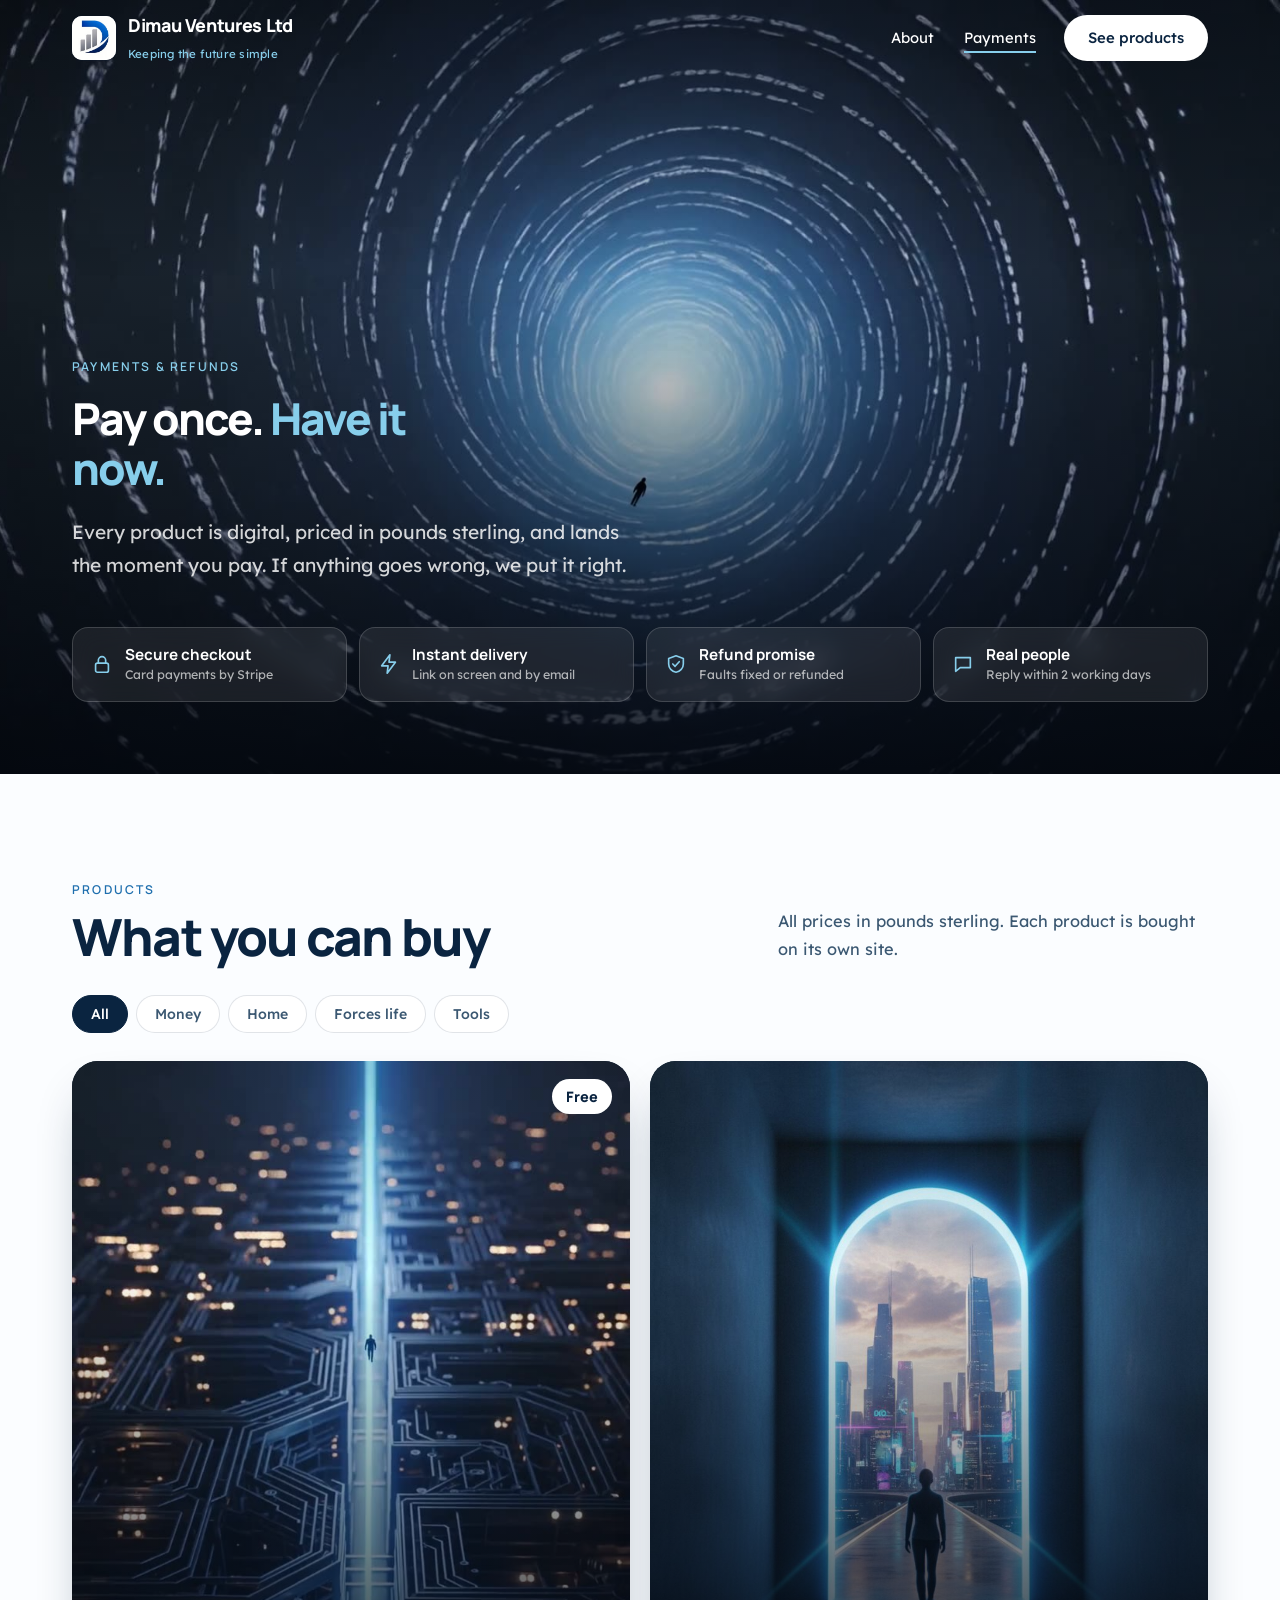
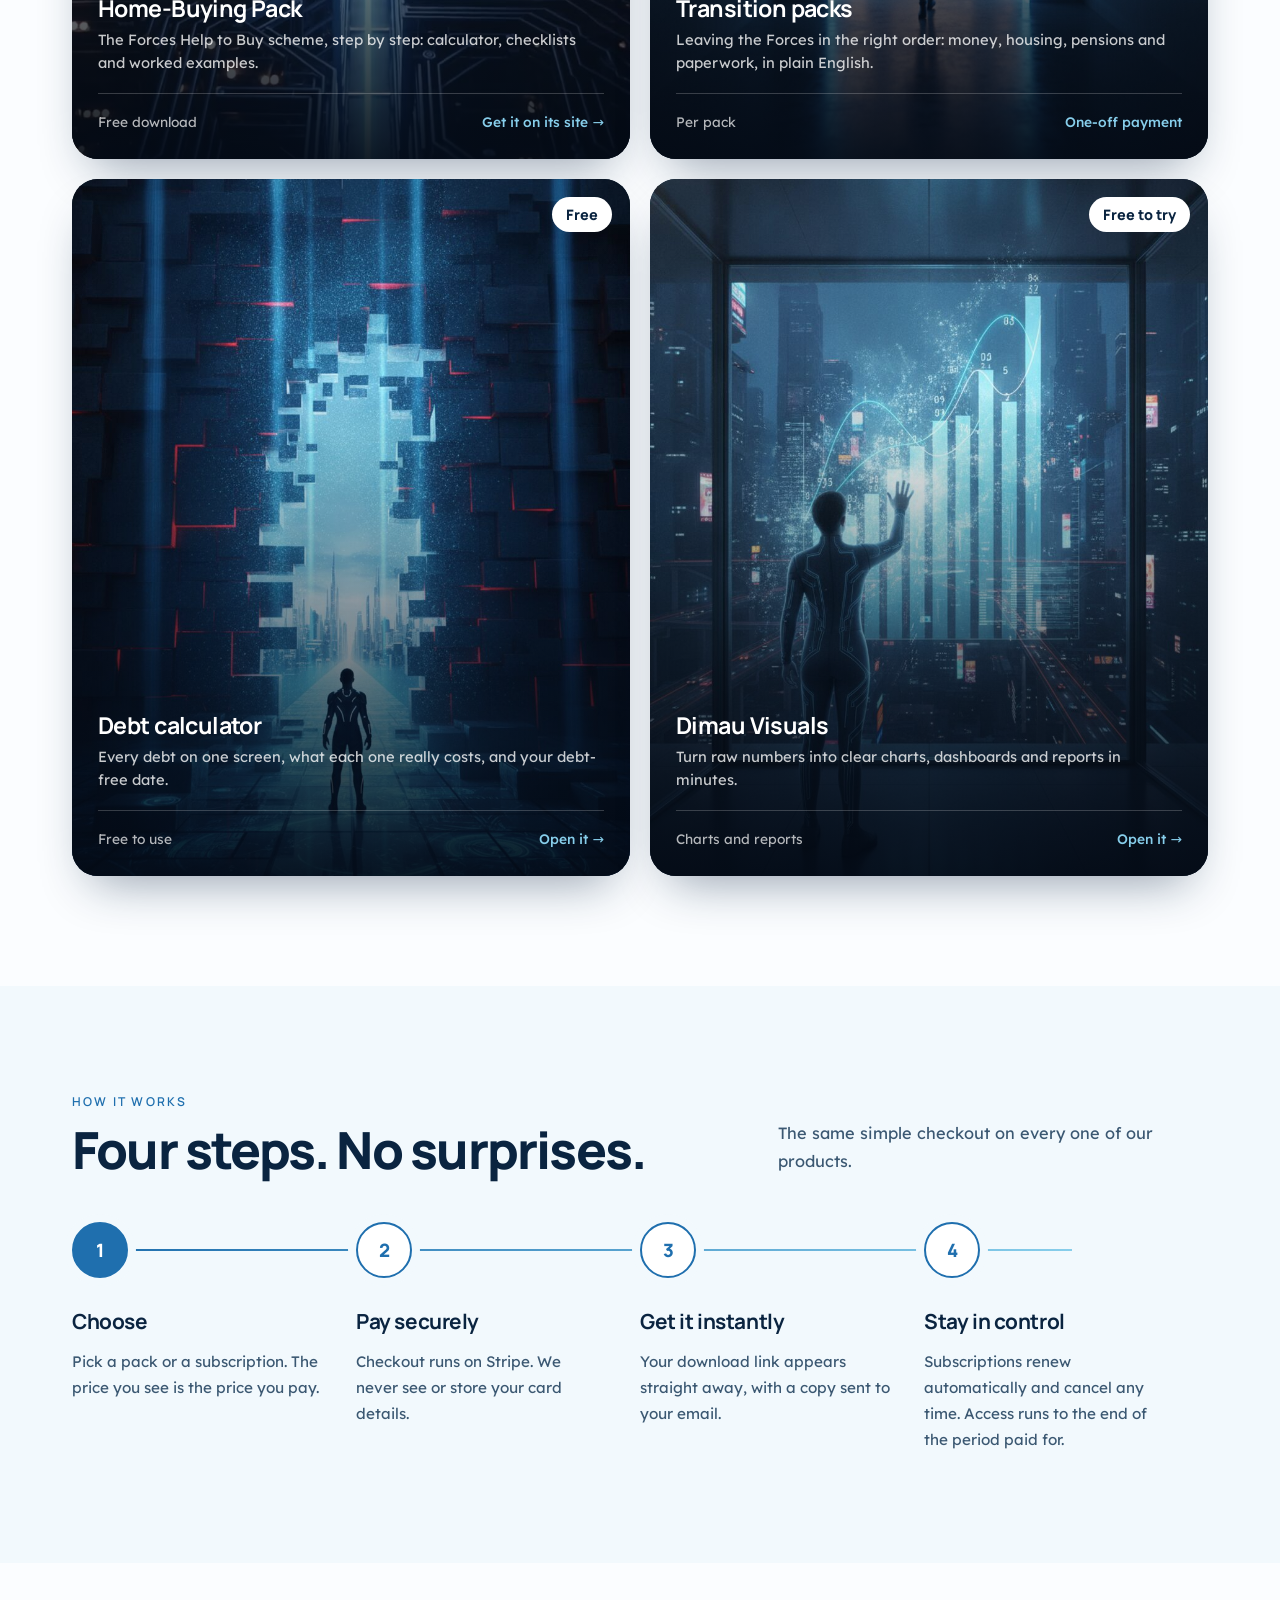
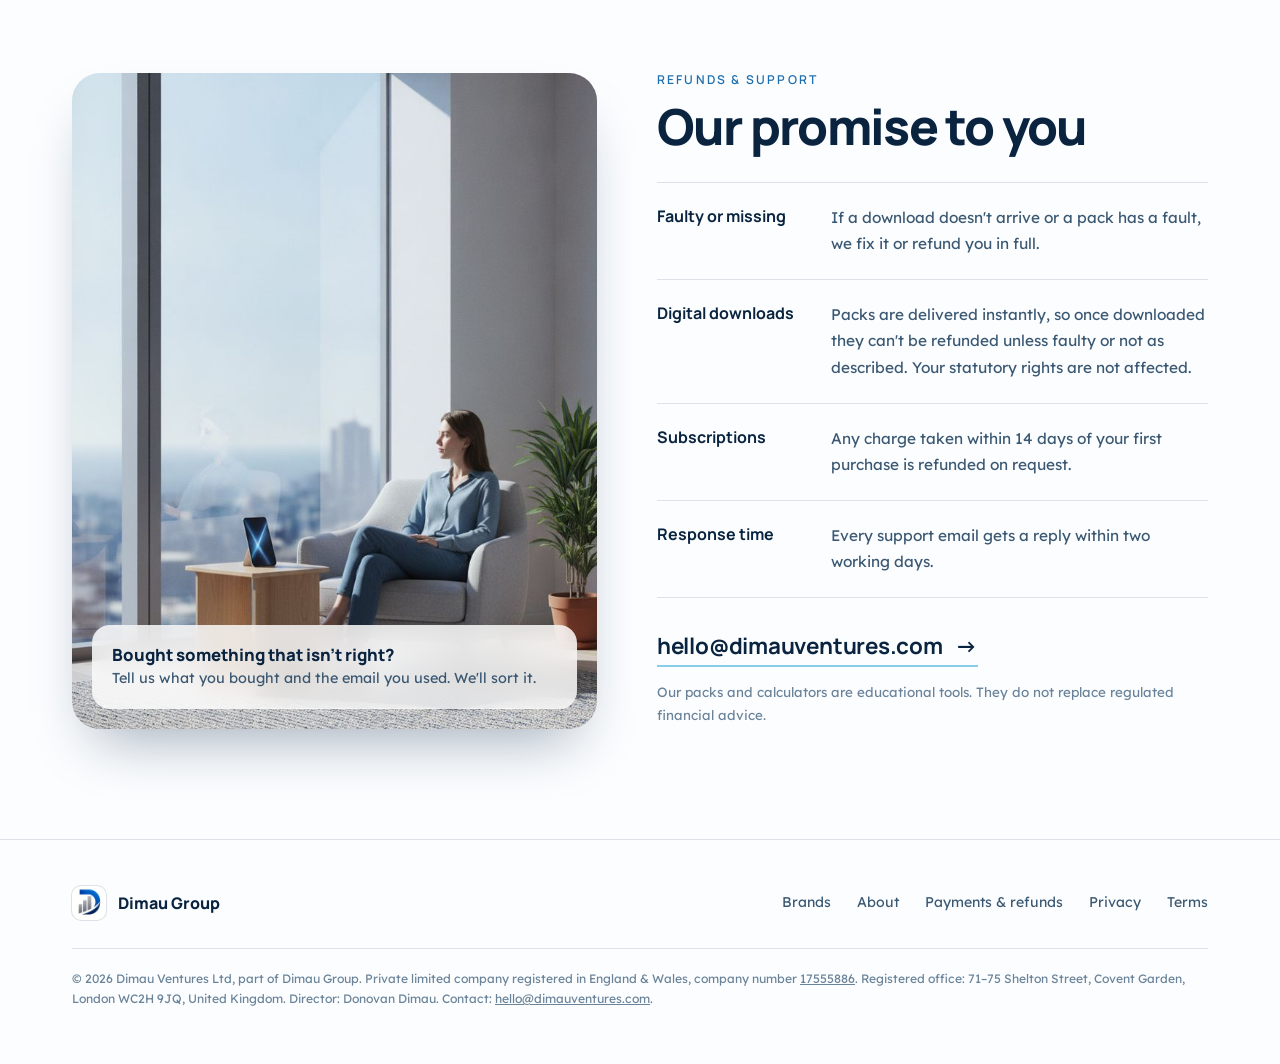
<file: payments.html>
<!doctype html>
<html lang="en-GB">
<head>
<meta charset="utf-8">
<meta name="viewport" content="width=device-width, initial-scale=1">
<title>Products, payments and refunds — Dimau Ventures Ltd</title>
<meta name="description" content="Products, prices in pounds sterling, secure Stripe checkout, instant delivery and refund terms for Dimau Ventures Ltd.">
<link rel="icon" href="/dimau-logo.png">
<link rel="canonical" href="https://dimauventures.com/payments">
<meta property="og:title" content="Dimau Ventures Ltd">
<meta property="og:description" content="Digital financial-planning packs, calculators and app subscriptions. The UK home of Dimau Group.">
<meta property="og:type" content="website">
<meta property="og:site_name" content="Dimau Ventures Ltd">
<meta property="og:url" content="https://dimauventures.com/payments">
<meta property="og:image" content="https://dimauventures.com/og-dimau-ventures-premium-20261103.jpg">
<meta property="og:image:type" content="image/jpeg">
<meta property="og:image:width" content="1200">
<meta property="og:image:height" content="630">
<meta property="og:image:alt" content="Dimau Ventures Ltd – Keeping the future simple">
<meta name="twitter:card" content="summary_large_image">
<meta name="twitter:title" content="Dimau Ventures Ltd">
<meta name="twitter:description" content="Digital financial-planning packs, calculators and app subscriptions. The UK home of Dimau Group.">
<meta name="twitter:image" content="https://dimauventures.com/og-dimau-ventures-premium-20261103.jpg">
<meta name="twitter:image:alt" content="Dimau Ventures Ltd – Keeping the future simple">
<meta name="theme-color" content="#87CEEB">
<link rel="preconnect" href="https://fonts.googleapis.com">
<link rel="preconnect" href="https://fonts.gstatic.com" crossorigin>
<link href="https://fonts.googleapis.com/css2?family=Manrope:wght@600;700;800&family=Lexend:wght@300;400;500&display=swap" rel="stylesheet">
<style>
:root{--ink:#0A2440;--ink2:#3B5872;--ink3:#6A8399;--sky:#87CEEB;--sky2:#CDEBF8;--mist:#F2F9FD;--blue:#1F6FAE;--rule:rgba(10,36,64,.12)}
*{box-sizing:border-box}
html{scroll-behavior:smooth;scroll-padding-top:84px}
body{margin:0;background:#FBFDFF;color:var(--ink);font:400 1.02rem/1.7 Lexend,system-ui,sans-serif;-webkit-font-smoothing:antialiased}
h1,h2,h3{font-family:Manrope,system-ui,sans-serif;margin:0;color:var(--ink)}
p{margin:0}a{color:inherit}
.w{max-width:1200px;margin:0 auto;padding:0 32px}
/* header (same as home) */
.hd{position:sticky;top:0;z-index:30;background:rgba(251,253,255,.82);backdrop-filter:saturate(1.4) blur(14px);-webkit-backdrop-filter:saturate(1.4) blur(14px);border-bottom:1px solid transparent;transition:border-color .2s,background .2s}
.hd.s{border-bottom-color:var(--rule)}
.hd .w{display:flex;align-items:center;height:76px;gap:28px}
.lg{display:flex;align-items:center;gap:12px;text-decoration:none;margin-right:auto}
.lg img{width:38px;height:38px;border-radius:10px;background:#fff;box-shadow:0 0 0 1px var(--rule)}
.lg b{font:800 1.12rem/1 Manrope,sans-serif;letter-spacing:-.02em}
.lg span{display:block;font-size:.72rem;color:var(--ink3);letter-spacing:.02em;margin-top:3px}
.nv{display:flex;gap:30px}
.nv a{text-decoration:none;font-size:.92rem;color:var(--ink2)}
.nv a:hover,.nv a[aria-current]{color:var(--ink)}
.bt{display:inline-flex;align-items:center;gap:10px;min-height:46px;padding:0 24px;border-radius:999px;background:var(--ink);color:#fff;text-decoration:none;font-size:.93rem;font-weight:500;transition:background .2s}
.bt:hover{background:var(--blue)}
.hd.dk:not(.s){background:transparent;backdrop-filter:none;-webkit-backdrop-filter:none}
.hd.dk:not(.s) .lg b,.hd.dk:not(.s) .nv a{color:#fff}
.hd.dk:not(.s) .nv a[aria-current]{box-shadow:0 2px 0 var(--sky)}
.hd.dk:not(.s) .lg span{color:var(--sky)}
.hd.dk:not(.s) .bt{background:#fff;color:var(--ink)}
.ey{font:600 .76rem/1 Manrope,sans-serif;letter-spacing:.18em;text-transform:uppercase;color:var(--blue)}
/* hero film */
.ph{position:relative;min-height:min(86vh,820px);margin-top:-77px;background:#02060d;overflow:hidden;display:flex;align-items:flex-end}
.ph video,.ph img.pv{position:absolute;inset:0;width:100%;height:100%;object-fit:cover}
.ph::after{content:"";position:absolute;inset:0;background:linear-gradient(180deg,rgba(2,6,13,.55) 0,rgba(2,6,13,.1) 35%,rgba(2,6,13,.88) 100%);z-index:1}
.ph .w{position:relative;z-index:2;width:100%;padding-top:160px;padding-bottom:56px}
.ph .ey{color:var(--sky)}
.ph h1{color:#fff;font-size:clamp(2.5rem,6vw,5rem);line-height:.98;font-weight:800;letter-spacing:-.045em;max-width:13ch;margin:20px 0 22px}
.ph h1 span{color:var(--sky)}
.ph .ld{color:rgba(255,255,255,.82);font-size:clamp(1.02rem,1.5vw,1.2rem);max-width:560px}
.tr{display:grid;grid-template-columns:repeat(4,1fr);gap:12px;margin-top:46px;padding:0;list-style:none}
.tr li{display:flex;gap:12px;align-items:center;padding:16px 18px;border-radius:16px;background:rgba(255,255,255,.08);border:1px solid rgba(255,255,255,.16);backdrop-filter:blur(12px);-webkit-backdrop-filter:blur(12px);color:#fff;font-size:.9rem;line-height:1.35}
.tr svg{flex:none;width:22px;height:22px;color:var(--sky)}
.tr b{display:block;font:700 .95rem Manrope,sans-serif}
.tr small{color:rgba(255,255,255,.66);font-size:.78rem}
/* sections */
.sec{padding:110px 0}
.sec.alt{background:var(--mist)}
.sh{display:flex;justify-content:space-between;align-items:flex-end;gap:30px;flex-wrap:wrap;margin-bottom:46px}
.sh h2{font-size:clamp(2rem,4vw,3.3rem);line-height:1.04;letter-spacing:-.035em;font-weight:800;margin-top:14px}
.sh p{color:var(--ink2);max-width:430px;font-size:1.02rem}
/* products */
.pg{display:grid;grid-template-columns:repeat(2,1fr);gap:20px}
.pc{position:relative;display:flex;flex-direction:column;justify-content:flex-end;aspect-ratio:4/5;border-radius:26px;overflow:hidden;background:#071B31;text-decoration:none;isolation:isolate;color:#fff;box-shadow:0 24px 50px -20px rgba(10,36,64,.45)}
.pc img,.pc video{position:absolute;inset:0;width:100%;height:100%;object-fit:cover;z-index:-2;transition:transform 1.2s ease}
.pc::after{content:"";position:absolute;inset:0;z-index:-1;background:linear-gradient(180deg,rgba(3,10,21,.15) 0,rgba(3,10,21,0) 30%,rgba(3,10,21,.92) 100%)}
a.pc:hover img,a.pc:hover video{transform:scale(1.05)}
.pc .pr{position:absolute;top:18px;right:18px;background:#fff;color:var(--ink);font:800 .9rem Manrope,sans-serif;padding:8px 14px;border-radius:999px}
.pc .in{padding:26px}
.pc h3{color:#fff;font-size:1.45rem;letter-spacing:-.025em;line-height:1.12}
.pc p{color:rgba(255,255,255,.78);font-size:.92rem;line-height:1.55;margin-top:8px}
.pc .ft2{display:flex;justify-content:space-between;align-items:center;gap:10px;margin-top:18px;padding-top:16px;border-top:1px solid rgba(255,255,255,.2);font-size:.86rem}
.pc .ft2 span{color:rgba(255,255,255,.7)}
.pc .ft2 b{font-weight:500;color:var(--sky);white-space:nowrap}
a.pc:hover .ft2 b{color:#fff}
.fl{display:flex;gap:8px;flex-wrap:wrap;margin:-14px 0 28px}.fl button{font:500 .88rem Lexend,sans-serif;color:var(--ink2);background:#fff;border:1px solid var(--rule);padding:9px 18px;border-radius:999px;cursor:pointer;transition:all .2s}.fl button:hover{border-color:var(--ink);color:var(--ink)}.fl button[aria-pressed=true]{background:var(--ink);border-color:var(--ink);color:#fff}.pc[hidden]{display:none}.pc.sn .pr{background:rgba(255,255,255,.16);color:#fff;border:1px solid rgba(255,255,255,.35);backdrop-filter:blur(10px)}.pc.sn .pr{background:rgba(255,255,255,.16);color:#fff;border:1px solid rgba(255,255,255,.35);backdrop-filter:blur(10px)}.pc.sn .pr{background:rgba(255,255,255,.16);color:#fff;border:1px solid rgba(255,255,255,.35);backdrop-filter:blur(10px)}
/* steps */
.sp{display:grid;grid-template-columns:repeat(4,1fr);gap:0;position:relative;list-style:none;margin:0;padding:0}
.sp::before{content:"";position:absolute;top:27px;left:28px;right:12%;height:2px;background:linear-gradient(90deg,var(--blue),var(--sky))}
.sp li{position:relative;padding-right:34px}
.sp .n{position:relative;display:grid;place-items:center;width:56px;height:56px;border-radius:50%;background:#fff;border:2px solid var(--blue);font:800 1.15rem Manrope,sans-serif;color:var(--blue);box-shadow:0 0 0 8px var(--mist)}
.sp li:first-child .n{background:var(--blue);color:#fff}
.sp h3{font-size:1.3rem;letter-spacing:-.02em;margin:26px 0 10px}
.sp p{color:var(--ink2);font-size:.95rem}
/* promise */
.pm{display:grid;grid-template-columns:1fr 1.05fr;gap:60px;align-items:center}
.pm .im{position:relative;border-radius:28px;overflow:hidden;aspect-ratio:4/5;box-shadow:0 30px 60px -24px rgba(10,36,64,.4)}
.pm .im img{width:100%;height:100%;object-fit:cover;display:block}
.pm .im figcaption{position:absolute;left:20px;right:20px;bottom:20px;padding:18px 20px;border-radius:18px;background:rgba(255,255,255,.82);backdrop-filter:blur(14px);-webkit-backdrop-filter:blur(14px);font-size:.9rem;color:var(--ink2)}
.pm .im figcaption b{display:block;font:800 1.05rem Manrope,sans-serif;color:var(--ink)}
.pm h2{font-size:clamp(2rem,4vw,3.1rem);line-height:1.04;letter-spacing:-.035em;font-weight:800;margin:14px 0 30px}
.tm{list-style:none;margin:0;padding:0;border-top:1px solid var(--rule)}
.tm li{display:grid;grid-template-columns:150px 1fr;gap:24px;padding:22px 0;border-bottom:1px solid var(--rule)}
.tm dt,.tm b{font:700 1rem/1.4 Manrope,sans-serif}
.tm span{color:var(--ink2);font-size:.96rem}
.ml{display:inline-flex;align-items:center;gap:12px;margin-top:32px;font:700 clamp(1.1rem,2vw,1.4rem) Manrope,sans-serif;letter-spacing:-.01em;text-decoration:none;border-bottom:2px solid var(--sky);padding-bottom:4px}
.ml:hover{color:var(--blue);border-color:var(--blue)}
.nt{margin-top:14px;font-size:.84rem;color:var(--ink3)}
/* footer (same as home) */
.ft{background:#FBFDFF;border-top:1px solid var(--rule);padding:46px 0 54px;font-size:.88rem;color:var(--ink3)}
.ft .tp{display:flex;align-items:center;gap:20px;flex-wrap:wrap;margin-bottom:28px}
.ft .gp{display:flex;align-items:center;gap:12px;text-decoration:none;margin-right:auto;color:var(--ink)}
.ft .gp img{width:34px;height:34px;border-radius:9px;box-shadow:0 0 0 1px var(--rule);background:#fff}
.ft .gp b{font:800 1rem Manrope,sans-serif}
.ft nav{display:flex;gap:26px;flex-wrap:wrap}
.ft nav a{text-decoration:none;color:var(--ink2)}
.ft nav a:hover{color:var(--ink)}
.ft .co2{font-size:.76rem;line-height:1.7;color:var(--ink3);border-top:1px solid var(--rule);padding-top:20px}
.dimau-group-foot{display:none!important}
@media(max-width:1000px){.pg{grid-template-columns:1fr 1fr}.tr{grid-template-columns:1fr 1fr}.sp{grid-template-columns:1fr 1fr;gap:44px 0}.sp::before{display:none}.pm{grid-template-columns:1fr;gap:40px}.pm .im{aspect-ratio:16/10}}
@media(max-width:820px){.nv{display:none}}
@media(max-width:600px){.w{padding:0 22px}.lg span{display:none}.lg b{font-size:1rem;white-space:nowrap}.hd .w{gap:12px}.hd .bt{padding:0 16px;min-height:40px;font-size:.85rem;white-space:nowrap}.ph .w{padding-top:120px;padding-bottom:36px}.tr{grid-template-columns:1fr;gap:8px;margin-top:32px}.tr li{padding:12px 14px}.sec{padding:76px 0}.pg{grid-template-columns:1fr;gap:16px}.pc{aspect-ratio:4/4.4}.sp{grid-template-columns:1fr;gap:30px}.sp li{display:grid;grid-template-columns:56px 1fr;gap:4px 18px;padding:0}.sp .n{grid-row:span 2}.sp h3{margin:12px 0 0}.tm li{grid-template-columns:1fr;gap:4px}.pm .im{aspect-ratio:4/3.4}}
@media(prefers-reduced-motion:reduce){*{transition:none!important;scroll-behavior:auto!important}}
</style>
<script async src="https://ops.dimau-fintech.com/api/visit?s=dimau-ventures"></script>
<script defer src="https://static.cloudflareinsights.com/beacon.min.js" data-cf-beacon='{"token": "12b6f3cef82c43f8a47a496393089c54"}'></script>
</head>
<body>
<svg width="0" height="0" style="position:absolute" aria-hidden="true">
 <symbol id="i-lock" viewBox="0 0 24 24"><g fill="none" stroke="currentColor" stroke-width="1.8" stroke-linecap="round" stroke-linejoin="round"><rect x="5" y="11" width="14" height="10" rx="2"/><path d="M8 11V8a4 4 0 0 1 8 0v3"/></g></symbol>
 <symbol id="i-bolt" viewBox="0 0 24 24"><path d="M13 2L4 14h7l-1 8 9-12h-7z" fill="none" stroke="currentColor" stroke-width="1.8" stroke-linejoin="round"/></symbol>
 <symbol id="i-shield" viewBox="0 0 24 24"><g fill="none" stroke="currentColor" stroke-width="1.8" stroke-linecap="round" stroke-linejoin="round"><path d="M12 3l8 3v6c0 4.5-3.4 8.2-8 9-4.6-.8-8-4.5-8-9V6z"/><path d="M8.5 12l2.5 2.5 4.5-5"/></g></symbol>
 <symbol id="i-chat" viewBox="0 0 24 24"><g fill="none" stroke="currentColor" stroke-width="1.8" stroke-linecap="round" stroke-linejoin="round"><path d="M4 5h16v11H9l-5 4z"/></g></symbol>
</svg>

<header class="hd dk" id="hd"><div class="w">
 <a class="lg" href="/"><img src="/dimau-logo.png" alt="Dimau logo" width="38" height="38"><div><b>Dimau Ventures Ltd</b><span>Keeping the future simple</span></div></a>
 <nav class="nv" aria-label="Main"><a href="/about">About</a><a href="/payments" aria-current="page">Payments</a></nav>
 <a class="bt" href="#products">See products</a>
</div></header>

<main>
<section class="ph" aria-label="Payments and refunds">
 <video class="tv" muted loop playsinline autoplay preload="none" poster="/media/vortex.jpg" data-s="/media/vortex.mp4" aria-hidden="true"></video>
 <div class="w">
  <div class="ey">Payments &amp; refunds</div>
  <h1>Pay once. <span>Have it now.</span></h1>
  <p class="ld">Every product is digital, priced in pounds sterling, and lands the moment you pay. If anything goes wrong, we put it right.</p>
  <ul class="tr">
   <li><svg><use href="#i-lock"/></svg><div><b>Secure checkout</b><small>Card payments by Stripe</small></div></li>
   <li><svg><use href="#i-bolt"/></svg><div><b>Instant delivery</b><small>Link on screen and by email</small></div></li>
   <li><svg><use href="#i-shield"/></svg><div><b>Refund promise</b><small>Faults fixed or refunded</small></div></li>
   <li><svg><use href="#i-chat"/></svg><div><b>Real people</b><small>Reply within 2 working days</small></div></li>
  </ul>
 </div>
</section>

<section class="sec" id="products"><div class="w">
 <div class="sh"><div><div class="ey">Products</div><h2>What you can buy</h2></div><p>All prices in pounds sterling. Each product is bought on its own site.</p></div>
 <div class="fl" role="group" aria-label="Filter products"><button aria-pressed="true" data-f="all">All</button><button data-f="money">Money</button><button data-f="home">Home</button><button data-f="forces">Forces life</button><button data-f="tools">Tools</button></div>
 <div class="pg">
  <a class="pc" data-c="home" href="https://fhtbcalculator.co.uk/" target="_blank" rel="noopener"><video class="tv" muted loop playsinline preload="none" poster="/media/maze.jpg" data-s="/media/maze.mp4" aria-hidden="true"></video><span class="pr">Free</span>
   <div class="in"><h3>Home-Buying Pack</h3><p>The Forces Help to Buy scheme, step by step: calculator, checklists and worked examples.</p><div class="ft2"><span>Free download</span><b>Get it on its site →</b></div></div></a>
  <div class="pc" data-c="forces"><video class="tv" muted loop playsinline preload="none" poster="/media/transition.jpg" data-s="/media/transition.mp4" aria-hidden="true"></video>
   <div class="in"><h3>Transition packs</h3><p>Leaving the Forces in the right order: money, housing, pensions and paperwork, in plain English.</p><div class="ft2"><span>Per pack</span><b>One-off payment</b></div></div></div>
  <a class="pc" data-c="money" href="https://mydebtcalculator.app/" target="_blank" rel="noopener"><video class="tv" muted loop playsinline preload="none" poster="/media/debt.jpg" data-s="/media/debt.mp4" aria-hidden="true"></video><span class="pr">Free</span>
   <div class="in"><h3>Debt calculator</h3><p>Every debt on one screen, what each one really costs, and your debt-free date.</p><div class="ft2"><span>Free to use</span><b>Open it →</b></div></div></a>
  <a class="pc" data-c="tools" href="https://visuals.dimau-fintech.com/" target="_blank" rel="noopener"><video class="tv" muted loop playsinline preload="none" poster="/media/visuals.jpg" data-s="/media/visuals.mp4" aria-hidden="true"></video><span class="pr">Free to try</span>
   <div class="in"><h3>Dimau Visuals</h3><p>Turn raw numbers into clear charts, dashboards and reports in minutes.</p><div class="ft2"><span>Charts and reports</span><b>Open it →</b></div></div></a>
 </div>
</div></section>

<section class="sec alt" id="buying"><div class="w">
 <div class="sh"><div><div class="ey">How it works</div><h2>Four steps. No surprises.</h2></div><p>The same simple checkout on every one of our products.</p></div>
 <ol class="sp">
  <li><div class="n">1</div><h3>Choose</h3><p>Pick a pack or a subscription. The price you see is the price you pay.</p></li>
  <li><div class="n">2</div><h3>Pay securely</h3><p>Checkout runs on Stripe. We never see or store your card details.</p></li>
  <li><div class="n">3</div><h3>Get it instantly</h3><p>Your download link appears straight away, with a copy sent to your email.</p></li>
  <li><div class="n">4</div><h3>Stay in control</h3><p>Subscriptions renew automatically and cancel any time. Access runs to the end of the period paid for.</p></li>
 </ol>
</div></section>

<section class="sec" id="support"><div class="w pm">
 <figure class="im" style="margin:0"><img src="/media/calm.jpg" alt="A person relaxing in a bright room by a window" loading="lazy"><figcaption><b>Bought something that isn't right?</b>Tell us what you bought and the email you used. We'll sort it.</figcaption></figure>
 <div>
  <div class="ey">Refunds &amp; support</div>
  <h2>Our promise to you</h2>
  <ul class="tm">
   <li><b>Faulty or missing</b><span>If a download doesn't arrive or a pack has a fault, we fix it or refund you in full.</span></li>
   <li><b>Digital downloads</b><span>Packs are delivered instantly, so once downloaded they can't be refunded unless faulty or not as described. Your statutory rights are not affected.</span></li>
   <li><b>Subscriptions</b><span>Any charge taken within 14 days of your first purchase is refunded on request.</span></li>
   <li><b>Response time</b><span>Every support email gets a reply within two working days.</span></li>
  </ul>
  <a class="ml" href="mailto:hello@dimauventures.com">hello@dimauventures.com <span>→</span></a>
  <p class="nt">Our packs and calculators are educational tools. They do not replace regulated financial advice.</p>
 </div>
</div></section>
</main>

<footer class="ft"><div class="w">
 <div class="tp">
  <a class="gp" href="https://dimau-fintech.com/"><img src="/dimau-logo.png" alt="Dimau logo" width="34" height="34"><b>Dimau Group</b></a>
  <nav aria-label="Footer"><a href="/#brands">Brands</a><a href="/about">About</a><a href="/payments">Payments &amp; refunds</a><a href="/privacy">Privacy</a><a href="/terms">Terms</a></nav>
 </div>
 <p class="co2">© <span id="y">2026</span> Dimau Ventures Ltd, part of Dimau Group. Private limited company registered in England &amp; Wales, company number <a href="https://find-and-update.company-information.service.gov.uk/company/17555886" target="_blank" rel="noopener">17555886</a>. Registered office: 71–75 Shelton Street, Covent Garden, London WC2H 9JQ, United Kingdom. Director: Donovan Dimau. Contact: <a href="mailto:hello@dimauventures.com">hello@dimauventures.com</a>.</p>
</div></footer>
<script>document.getElementById('y').textContent=new Date().getFullYear();var h=document.getElementById('hd');addEventListener('scroll',function(){h.classList.toggle('s',scrollY>10)},{passive:true})</script>
<script>(function(){var io=new IntersectionObserver(function(es){es.forEach(function(e){var v=e.target;if(e.isIntersecting){if(!v.src)v.src=v.dataset.s;v.play().catch(function(){})}else v.pause()})},{rootMargin:'200px'});document.querySelectorAll('video.tv').forEach(function(v){io.observe(v)})})()</script>
<script>(function(){var b=document.querySelectorAll('.fl button');b.forEach(function(x){x.onclick=function(){b.forEach(function(y){y.setAttribute('aria-pressed',y===x)});var f=x.dataset.f;document.querySelectorAll('.pg .pc').forEach(function(c){c.hidden=f!=='all'&&c.dataset.c!==f})}})})()</script>
<script src="/dimau-pwa.js" data-sw="/sw.js"></script>
<script src="/dimau-consistency.js" defer></script>
<script>/* Very wide screens (or a zoomed-out browser): scale the header, text and cards up with the window so the page keeps its 1440px proportions instead of shrinking to a strip in the middle. The sphere and video already fill the screen. */
(function(){var T='.hd,.kx .ov>.w,.sb,.bs,.ft,main>section:not(.kx)';function fit(){var z=innerWidth/1440;z=z>1.1?Math.min(z,6):'';document.querySelectorAll(T).forEach(function(e){e.style.zoom=z});var m=document.querySelector('main'),f=m&&m.firstElementChild,h=document.getElementById('hd');if(f&&h&&!f.style.zoom)f.style.marginTop=z?(-h.getBoundingClientRect().height)+'px':''}fit();addEventListener('resize',fit)})();</script>
</body>
</html>
</file>
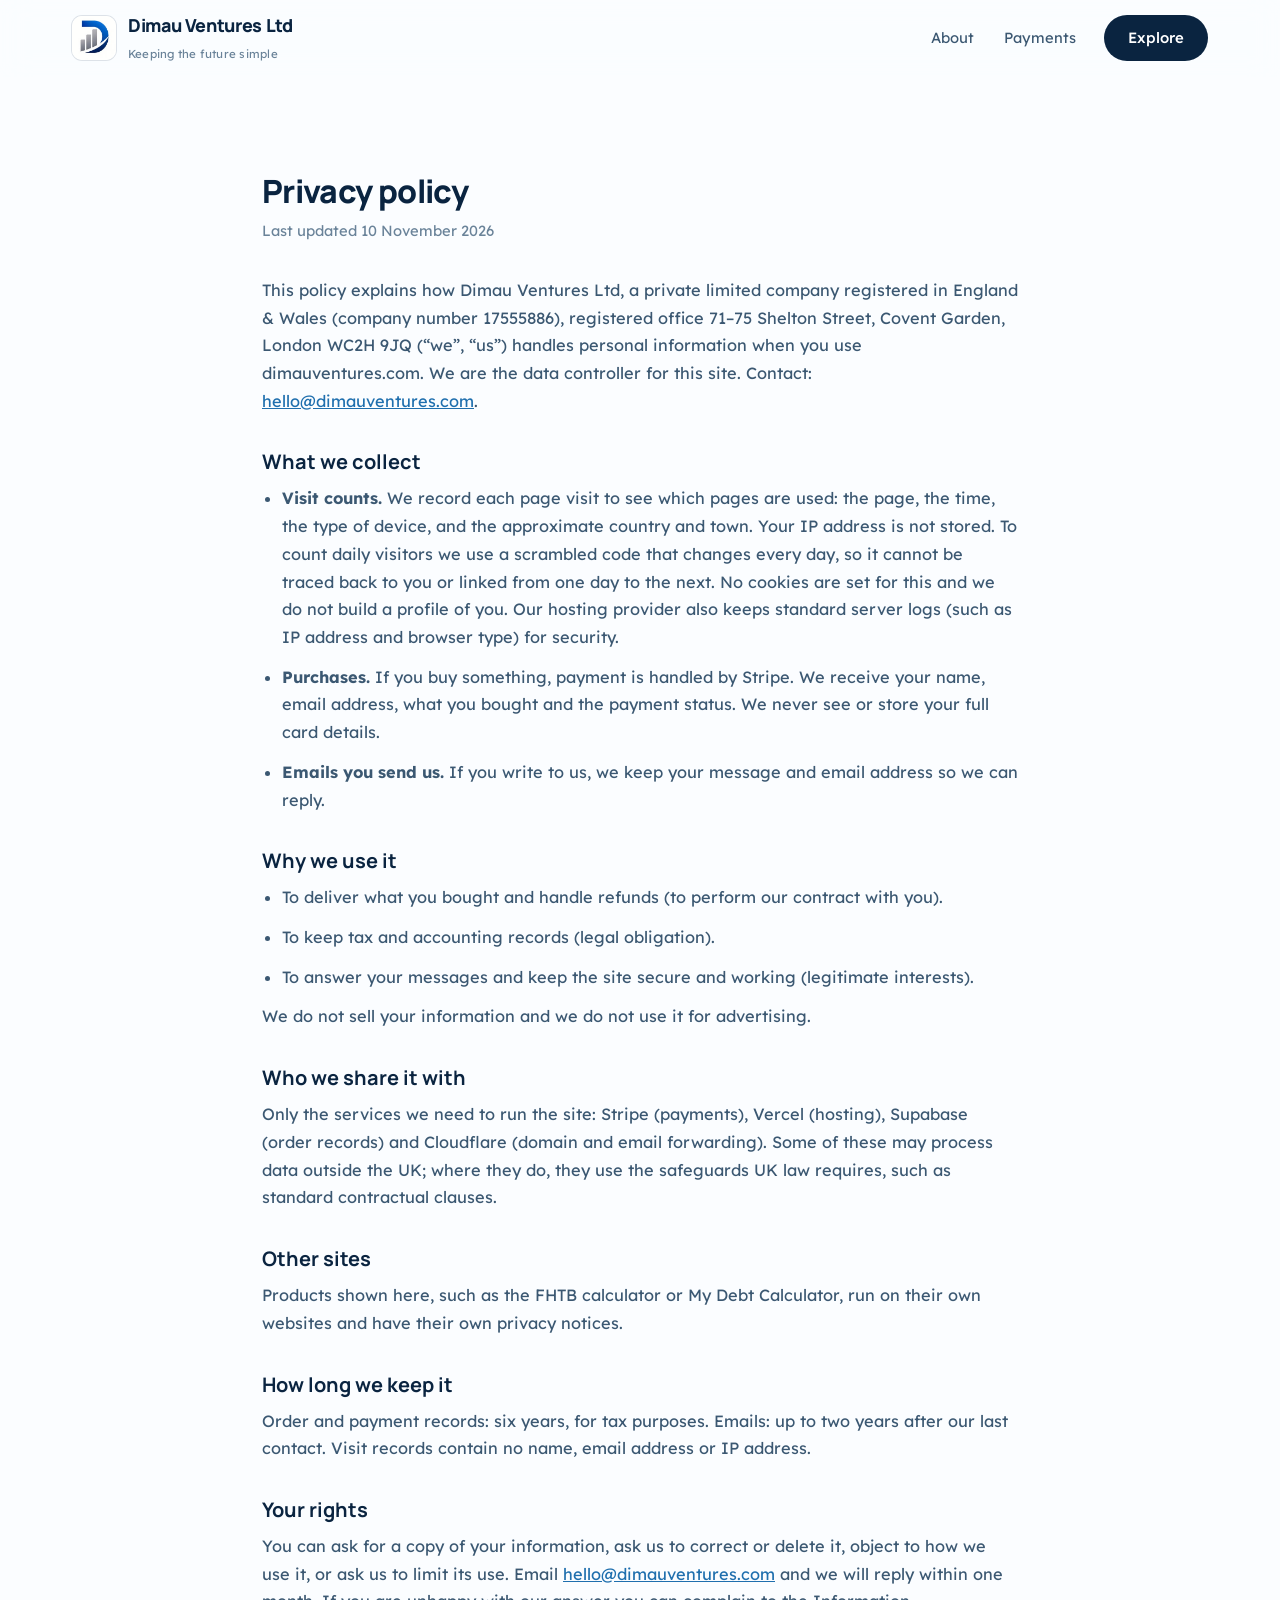
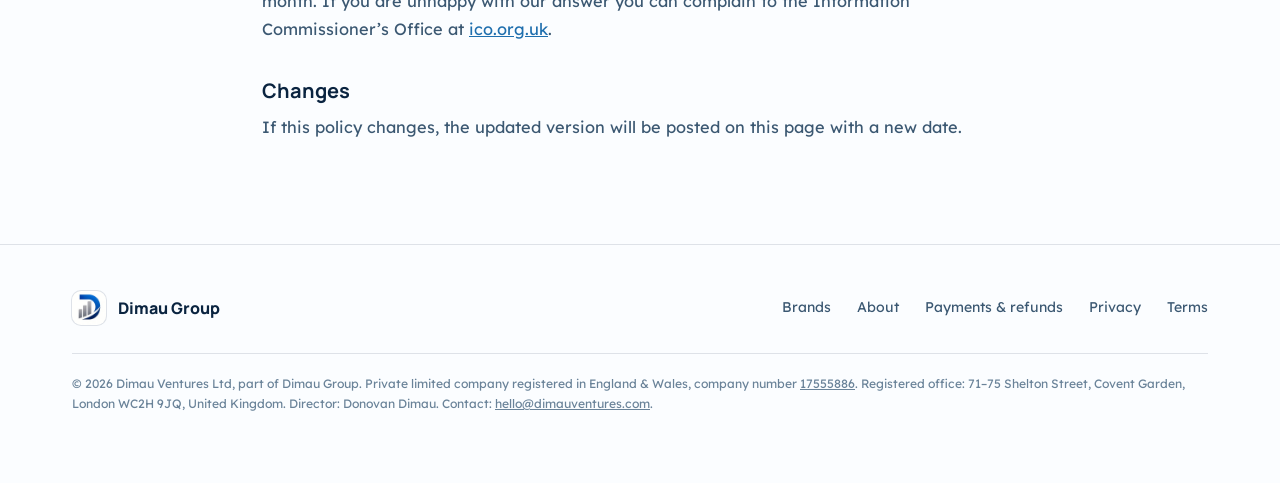
<file: privacy.html>
<!doctype html>
<html lang="en-GB">
<head>
<meta charset="utf-8">
<meta name="viewport" content="width=device-width, initial-scale=1">
<title>Privacy policy — Dimau Ventures Ltd</title>
<meta name="description" content="How Dimau Ventures Ltd handles personal information on dimauventures.com.">
<link rel="icon" href="/dimau-logo.png">
<link rel="canonical" href="https://dimauventures.com/privacy">
<meta property="og:title" content="Privacy policy — Dimau Ventures Ltd">
<meta property="og:description" content="Dimau Ventures Ltd – Keeping the future simple. Simple, useful tools for everyday life in a fast-changing tech world.">
<meta property="og:type" content="website">
<meta property="og:site_name" content="Dimau Ventures Ltd">
<meta property="og:url" content="https://dimauventures.com/privacy">
<meta property="og:image" content="https://dimauventures.com/og-dimau-ventures-premium-20261103.jpg">
<meta property="og:image:type" content="image/jpeg">
<meta property="og:image:width" content="1200">
<meta property="og:image:height" content="630">
<meta property="og:image:alt" content="Dimau Ventures Ltd – Keeping the future simple">
<meta name="twitter:card" content="summary_large_image">
<meta name="twitter:title" content="Privacy policy — Dimau Ventures Ltd">
<meta name="twitter:description" content="Dimau Ventures Ltd – Keeping the future simple. Simple, useful tools for everyday life in a fast-changing tech world.">
<meta name="twitter:image" content="https://dimauventures.com/og-dimau-ventures-premium-20261103.jpg">
<meta name="twitter:image:alt" content="Dimau Ventures Ltd – Keeping the future simple">
<meta name="theme-color" content="#C9E9F7">
<link rel="preconnect" href="https://fonts.googleapis.com">
<link rel="preconnect" href="https://fonts.gstatic.com" crossorigin>
<link href="https://fonts.googleapis.com/css2?family=Manrope:wght@600;700;800&family=Lexend:wght@300;400;500&display=swap" rel="stylesheet">
<script type="application/ld+json">{"@context":"https://schema.org","@type":"Organization","name":"Dimau Ventures Ltd","url":"https://dimauventures.com/","logo":"https://dimauventures.com/dimau-logo.png","email":"hello@dimauventures.com","identifier":"17555886","address":{"@type":"PostalAddress","streetAddress":"71–75 Shelton Street, Covent Garden","addressLocality":"London","postalCode":"WC2H 9JQ","addressCountry":"GB"},"parentOrganization":{"@type":"Organization","name":"Dimau Group","url":"https://dimau-fintech.com/"}}</script>
<style>
:root{--ink:#0A2440;--ink2:#3B5872;--ink3:#6A8399;--sky:#87CEEB;--sky2:#CDEBF8;--mist:#F2F9FD;--blue:#1F6FAE;--rule:rgba(10,36,64,.12)}
*{box-sizing:border-box}
html{scroll-behavior:smooth;scroll-padding-top:84px}
body{margin:0;background:#FBFDFF;color:var(--ink);font:400 1.02rem/1.7 Lexend,system-ui,sans-serif;-webkit-font-smoothing:antialiased}
h1,h2,h3{font-family:Manrope,system-ui,sans-serif;margin:0;color:var(--ink)}
p{margin:0}
a{color:inherit}
.w{max-width:1200px;margin:0 auto;padding:0 32px}
/* header */
.hd{position:sticky;top:0;z-index:30;background:rgba(251,253,255,.82);backdrop-filter:saturate(1.4) blur(14px);-webkit-backdrop-filter:saturate(1.4) blur(14px);border-bottom:1px solid transparent;transition:border-color .2s}
.hd.s{border-bottom-color:var(--rule)}
.hd .w{display:flex;align-items:center;height:76px;gap:28px}
.lg{display:flex;align-items:center;gap:12px;text-decoration:none;margin-right:auto}
.lg img{width:38px;height:38px;border-radius:10px;background:#fff;box-shadow:0 0 0 1px var(--rule)}
.lg b{font:800 1.12rem/1 Manrope,sans-serif;letter-spacing:-.02em}
.lg span{display:block;font-size:.72rem;color:var(--ink3);letter-spacing:.02em;margin-top:3px}
.nv{display:flex;gap:30px}
.nv a{text-decoration:none;font-size:.92rem;color:var(--ink2)}
.nv a:hover{color:var(--ink)}
.bt{display:inline-flex;align-items:center;gap:10px;min-height:46px;padding:0 24px;border-radius:999px;background:var(--ink);color:#fff;text-decoration:none;font-size:.93rem;font-weight:500;transition:background .2s}
.bt:hover{background:var(--blue)}
.bt.l{background:transparent;color:var(--ink);box-shadow:inset 0 0 0 1px rgba(10,36,64,.25)}
.bt.l:hover{background:#fff;box-shadow:inset 0 0 0 1px var(--ink)}
.ar{font-family:Manrope,sans-serif}
/* hero */
.hero{position:relative;overflow:hidden;background:linear-gradient(180deg,#9AD6EF 0%,#C9E9F7 48%,#FBFDFF 100%);margin-top:-77px;padding-top:77px}
.hero::after{content:"";position:absolute;inset:auto -10% -40% 40%;height:90%;background:radial-gradient(closest-side,rgba(255,255,255,.75),transparent);pointer-events:none}
.hero .w{position:relative;z-index:1;padding-top:110px;padding-bottom:70px}
.ey{font:600 .76rem/1 Manrope,sans-serif;letter-spacing:.18em;text-transform:uppercase;color:var(--blue)}
.hero h1{font-size:clamp(2.9rem,7.2vw,6.2rem);line-height:.97;font-weight:800;letter-spacing:-.045em;max-width:12ch;margin:26px 0 30px}
.hero h1 span{color:var(--blue)}
.hero .ld{font-size:clamp(1.08rem,1.6vw,1.3rem);line-height:1.6;color:var(--ink2);max-width:600px}
.hero .ac{display:flex;gap:14px;flex-wrap:wrap;margin-top:40px}
.kf{display:grid;grid-template-columns:repeat(4,1fr);margin-top:96px;border-top:1px solid rgba(10,36,64,.18)}
.kf div{padding:22px 24px 0 0}
.kf dt{font:600 .7rem/1 Manrope,sans-serif;letter-spacing:.16em;text-transform:uppercase;color:var(--ink3);margin-bottom:10px}
.kf dd{margin:0;font-size:.98rem}
.kf a{text-decoration:none;border-bottom:1px solid rgba(10,36,64,.25)}
/* sections */
.sec{padding:120px 0}
.sec.alt{background:var(--mist)}
.sh{display:grid;grid-template-columns:280px 1fr;gap:40px;margin-bottom:60px}
.sh h2{font-size:clamp(2rem,4vw,3.3rem);line-height:1.04;letter-spacing:-.035em;font-weight:800;max-width:16ch}
.sh p{color:var(--ink2);max-width:560px;margin-top:20px;font-size:1.06rem}
/* brands */
.br{list-style:none;margin:0;padding:0;border-top:1px solid var(--rule)}
.br li{border-bottom:1px solid var(--rule)}
.br a,.br .r{display:grid;grid-template-columns:280px 1fr 200px 120px;gap:40px;align-items:baseline;padding:34px 0;text-decoration:none;transition:padding .25s}
.br a:hover{padding-left:14px}
.br a:hover h3{color:var(--blue)}
.br .n{font:600 .78rem Manrope,sans-serif;letter-spacing:.14em;color:var(--ink3)}
.br h3{font-size:clamp(1.3rem,2.2vw,1.75rem);font-weight:700;letter-spacing:-.025em;line-height:1.15;transition:color .2s}
.br p{color:var(--ink2)}
.br .tg{font-size:.84rem;color:var(--ink3)}
.br .go{text-align:right;font-size:.88rem;color:var(--ink)}
.br .r .go{color:var(--ink3)}
.br .nm{display:flex;gap:18px;align-items:baseline}
/* pillars */
.pl{display:grid;grid-template-columns:repeat(3,1fr);gap:48px}
.pl div{border-top:2px solid var(--ink);padding-top:26px}
.pl .n{font:600 .76rem Manrope,sans-serif;letter-spacing:.14em;color:var(--blue)}
.pl h3{font-size:1.45rem;letter-spacing:-.02em;margin:14px 0 12px}
.pl p{color:var(--ink2)}
/* structure */
.st{display:grid;grid-template-columns:1fr auto 1fr auto 1fr;align-items:stretch;gap:0}
.nd{background:#fff;border:1px solid var(--rule);border-radius:18px;padding:30px}
.nd.on{background:var(--ink);border-color:var(--ink)}
.nd.on *{color:#fff}
.nd.on small{color:var(--sky)}
.nd small{display:block;font:600 .7rem Manrope,sans-serif;letter-spacing:.16em;text-transform:uppercase;color:var(--ink3);margin-bottom:12px}
.nd h3{font-size:1.3rem;letter-spacing:-.02em;margin-bottom:8px}
.nd p{font-size:.93rem;color:var(--ink2)}
.ln{width:56px;position:relative}
.ln::before{content:"";position:absolute;left:8px;right:8px;top:50%;border-top:1px solid rgba(10,36,64,.3)}
.ln::after{content:"";position:absolute;right:8px;top:calc(50% - 4px);border:4px solid transparent;border-left-color:rgba(10,36,64,.45);border-right:0}
/* company */
.co{display:grid;grid-template-columns:repeat(3,1fr);border-top:1px solid var(--rule);margin:0}
.co div{padding:28px 30px 28px 0;border-bottom:1px solid var(--rule)}
.co dt{font:600 .7rem/1 Manrope,sans-serif;letter-spacing:.16em;text-transform:uppercase;color:var(--ink3);margin-bottom:12px}
.co dd{margin:0;font-size:1.02rem}
.co a{text-decoration:none;border-bottom:1px solid rgba(10,36,64,.25)}
/* contact */
.ct{padding:130px 0;background:linear-gradient(180deg,#FBFDFF,#D8EFFA)}
.ct h2{font-size:clamp(2.3rem,5.4vw,4.6rem);line-height:1;letter-spacing:-.045em;font-weight:800;max-width:14ch}
.ct p{color:var(--ink2);max-width:560px;margin:26px 0 40px;font-size:1.08rem}
.ct .ml{font:700 clamp(1.3rem,2.6vw,2rem) Manrope,sans-serif;letter-spacing:-.02em;text-decoration:none;border-bottom:2px solid var(--sky);padding-bottom:4px}
.ct .ml:hover{border-color:var(--blue);color:var(--blue)}
/* footer */
.ft{background:#FBFDFF;border-top:1px solid var(--rule);padding:46px 0 54px;font-size:.88rem;color:var(--ink3)}
.ft .tp{display:flex;align-items:center;gap:20px;flex-wrap:wrap;margin-bottom:28px}
.ft .gp{display:flex;align-items:center;gap:12px;text-decoration:none;margin-right:auto;color:var(--ink)}
.ft .gp img{width:34px;height:34px;border-radius:9px;box-shadow:0 0 0 1px var(--rule);background:#fff}
.ft .gp b{font:800 1rem Manrope,sans-serif}
.ft nav{display:flex;gap:26px;flex-wrap:wrap}
.ft nav a{text-decoration:none;color:var(--ink2)}
.ft nav a:hover{color:var(--ink)}
.dimau-group-foot{display:none!important}
@media(max-width:1000px){.br a,.br .r{grid-template-columns:1fr 1fr;gap:10px 30px}.br .go{text-align:left}.sh{grid-template-columns:1fr;gap:6px}.st{grid-template-columns:1fr}.ln{width:auto;height:34px}.ln::before{left:50%;right:auto;top:6px;bottom:6px;border-top:0;border-left:1px solid rgba(10,36,64,.3)}.ln::after{display:none}}
@media(max-width:820px){.nv{display:none}.kf{grid-template-columns:1fr 1fr}.kf div{padding-bottom:20px}.pl{grid-template-columns:1fr;gap:36px}.co{grid-template-columns:1fr 1fr}}
@media(max-width:560px){.w{padding:0 22px}.lg span{display:none}.hd .bt{padding:0 18px}.hero .w{padding-top:70px;padding-bottom:50px}.kf{margin-top:60px}.sec{padding:80px 0}.br a,.br .r{grid-template-columns:1fr;padding:26px 0}.br .tg{display:none}.co{grid-template-columns:1fr}.ct{padding:90px 0}}
@media(prefers-reduced-motion:reduce){*{transition:none!important;scroll-behavior:auto!important}}

.hd .lg span{color:var(--ink3)}
/* visual hero */
.vis{position:relative;height:min(78vh,760px);min-height:480px;margin-top:-77px;background:radial-gradient(120% 90% at 50% 40%,#0E3156 0%,#071B31 55%,#04101F 100%);overflow:hidden}
.vis canvas{position:absolute;inset:0;width:100%;height:100%;display:block}
.vis .ov{position:absolute;left:0;right:0;bottom:0;z-index:2;padding-bottom:56px}
.vis .ov .w{display:flex;align-items:flex-end;justify-content:space-between;gap:24px;flex-wrap:wrap}
.vis .ey{color:var(--sky)}
.vis h1{color:#fff;font-size:clamp(1.9rem,3.6vw,2.75rem);font-weight:800;letter-spacing:-.035em;line-height:1.05;margin-top:12px}
.vis .bt{background:#fff;color:var(--ink)}
.vis .bt:hover{background:var(--sky)}
.hd.dk:not(.s){background:transparent;backdrop-filter:none;-webkit-backdrop-filter:none}
.hd.dk:not(.s) .lg b,.hd.dk:not(.s) .nv a{color:#fff}
.hd.dk:not(.s) .lg span{color:var(--sky)}
.hd.dk:not(.s) .bt{background:#fff;color:var(--ink)}
/* brand strip */
.bs{padding:90px 0 100px}
.bs .top{display:flex;justify-content:space-between;align-items:baseline;gap:20px;margin-bottom:34px;flex-wrap:wrap}
.bs h2{font-size:clamp(1.6rem,2.8vw,2.2rem);letter-spacing:-.03em;font-weight:800}
.bs .top a{font-size:.9rem;text-decoration:none;border-bottom:1px solid rgba(10,36,64,.25)}
.bg{display:grid;grid-template-columns:repeat(3,1fr);border-top:1px solid var(--rule);border-left:1px solid var(--rule)}
.bg a,.bg div{display:flex;justify-content:space-between;align-items:baseline;gap:14px;padding:30px 28px;border-right:1px solid var(--rule);border-bottom:1px solid var(--rule);text-decoration:none;transition:background .2s}
.bg a:hover{background:var(--mist)}
.bg a:hover b{color:var(--blue)}
.bg b{font:700 1.2rem/1.2 Manrope,sans-serif;letter-spacing:-.02em;transition:color .2s}
.bg small{display:block;font-size:.8rem;color:var(--ink3);margin-top:6px}
.bg i{font-style:normal;font-size:.9rem;color:var(--ink3)}
.ft .co2{font-size:.76rem;line-height:1.7;color:var(--ink3);border-top:1px solid var(--rule);padding-top:20px}
.ft .co2 a{color:inherit}
.pg{padding:150px 0 30px;background:linear-gradient(180deg,#C9E9F7,#FBFDFF)}
.pg h1{font-size:clamp(2.2rem,5vw,3.6rem);letter-spacing:-.04em;font-weight:800;margin-top:16px}
@media(max-width:820px){.bg{grid-template-columns:1fr 1fr}}
@media(max-width:560px){.bg{grid-template-columns:1fr}.bg a,.bg div{padding:22px 20px}.vis .ov{padding-bottom:36px}.bs{padding:64px 0 70px}.pg{padding:120px 0 20px}}

.vis.ab{height:auto;min-height:0;padding:0}
.vis.ab .gl{opacity:1!important;position:absolute;left:0;right:0;top:0;height:min(58vh,520px)}.vis.ab .gl canvas{position:absolute;inset:0;width:100%;height:100%}.vis.ab .gl::after{content:"";position:absolute;inset:auto 0 0 0;height:40%;background:linear-gradient(180deg,rgba(3,10,21,0),#030a15)}
.vis.ab .ov{position:relative;padding:min(50vh,440px) 0 46px}
.vis.ab h1{font-size:clamp(2.2rem,5vw,3.4rem)}
.abl{color:#cfe9f6;max-width:620px;margin-top:14px;font-size:1.05rem}
.pi{display:grid;place-items:center;width:52px;height:52px;border-radius:16px;background:radial-gradient(circle at 30% 30%,#123a63,#071b31);color:#87CEEB;box-shadow:0 0 0 1px rgba(135,206,235,.35),0 0 26px rgba(135,206,235,.35);margin-bottom:16px}
.pi svg{width:26px;height:26px}
.sec{padding:80px 0}.sh{margin-bottom:36px}
@media(max-width:560px){.vis.ab .gl{height:420px}.vis.ab .ov{padding:380px 0 34px}.sec{padding:48px 0}.sh{margin-bottom:22px}.sh h2{font-size:1.75rem}.pl{gap:28px}.pl div{padding-top:18px}.pl h3{font-size:1.2rem;margin:8px 0 6px}.co{grid-template-columns:1fr 1fr}.co div{padding:16px 12px 16px 0}.co dd{font-size:.92rem}.ct{padding:56px 0}.ct p{margin:16px 0 22px}.nd{padding:22px}.ln{height:22px}}

.ans{display:grid;grid-template-columns:repeat(3,1fr);gap:24px}
.an{margin:0;background:radial-gradient(120% 100% at 50% 0%,#0E3156,#071B31 60%,#04101F);border-radius:24px;padding:22px 18px 20px;box-shadow:0 0 0 1px rgba(135,206,235,.18),0 20px 50px rgba(4,16,31,.25)}
.an svg{width:100%;height:auto;display:block;overflow:visible}
.an figcaption{text-align:center;color:#fff;font:700 1.15rem Manrope,sans-serif;letter-spacing:-.01em;margin-top:10px}
.an figcaption b{color:#87CEEB;font-weight:700}
.an .dim{opacity:.55}.an .dim *{fill:none;stroke:#5f89a8;stroke-width:2;stroke-linecap:round;stroke-linejoin:round}
.an .dim .nz{fill:#5f89a8;stroke:none;animation:nz 1.2s ease-in-out infinite;transform-box:fill-box;transform-origin:center}
.an .dim .pt{fill:#5f89a8;stroke:none}
.an .sc{stroke-dasharray:14 6;animation:sc 3s linear infinite}
.an .ar{fill:none;stroke:#87CEEB;stroke-width:2.4;stroke-linecap:round;stroke-linejoin:round}
.an .lit *{fill:none;stroke:#87CEEB;stroke-width:3.2;stroke-linecap:round;filter:drop-shadow(0 0 6px rgba(135,206,235,.9))}
.an .lit .dot,.an .lit .pt{fill:#fff;stroke:none}
.an .wave{stroke-dasharray:240;animation:wv 2.6s ease-in-out infinite}
@keyframes nz{0%,100%{transform:scaleY(.3)}50%{transform:scaleY(1)}}
@keyframes sc{to{stroke-dashoffset:-80}}
@keyframes wv{0%{stroke-dashoffset:240}60%,100%{stroke-dashoffset:0}}
.ct p:empty{display:none}.ct .ml{display:inline-block;margin-top:26px}
@media(max-width:820px){.ans{grid-template-columns:1fr;gap:16px}.an{padding:16px 14px 16px}}
@media(prefers-reduced-motion:reduce){.an *{animation:none!important}}

.prs{display:grid;gap:34px}
.pr{margin:0}.pi2{display:grid;grid-template-columns:1fr auto 1fr;align-items:center;gap:14px}
.pi2 img{width:100%;aspect-ratio:3/4;object-fit:cover;border-radius:22px;display:block;box-shadow:0 20px 50px rgba(4,16,31,.25)}
.pi2 img:first-child{filter:saturate(.8) brightness(.9)}
.pi2 i{font-style:normal;font:800 1.8rem Manrope,sans-serif;color:#1F6FAE}
.pr figcaption{text-align:center;font:800 1.35rem Manrope,sans-serif;color:#0A2440;margin-top:14px;letter-spacing:-.01em}.pr figcaption b{color:#1F6FAE}
@media(max-width:560px){.pi2{gap:8px}.pi2 img{border-radius:16px}.pi2 i{font-size:1.2rem}.pr figcaption{font-size:1.1rem;margin-top:10px}.prs{gap:26px}}
.lgl{padding:96px 0 90px;background:#FBFDFF}.lgl .w{max-width:820px}.lgl h1{font:800 clamp(2rem,4vw,2.8rem)/1.15 Manrope,sans-serif;letter-spacing:-.02em;margin-bottom:8px}.lgl .up{color:var(--ink3);font-size:.92rem;margin-bottom:34px}.lgl h2{font:700 1.25rem/1.3 Manrope,sans-serif;margin:34px 0 10px}.lgl p,.lgl li{color:var(--ink2);margin:0 0 12px}.lgl ul{padding-left:1.2em;margin:0 0 12px}.lgl a{color:var(--blue)}
</style>
<script async src="https://ops.dimau-fintech.com/api/visit?s=dimau-ventures"></script>
<script defer src="https://static.cloudflareinsights.com/beacon.min.js" data-cf-beacon='{"token": "12b6f3cef82c43f8a47a496393089c54"}'></script>
</head>
<body>
<header class="hd" id="hd"><div class="w">
 <a class="lg" href="/"><img src="/dimau-logo.png" alt="Dimau logo" width="38" height="38"><div><b>Dimau Ventures Ltd</b><span>Keeping the future simple</span></div></a>
 <nav class="nv" aria-label="Main"><a href="/about">About</a><a href="/payments">Payments</a></nav>
 <a class="bt" href="/#brands">Explore</a>
</div></header>
<main>
<section class="lgl"><div class="w">
<h1>Privacy policy</h1>
<p class="up">Last updated 10 November 2026</p>
<p>This policy explains how Dimau Ventures Ltd, a private limited company registered in England &amp; Wales (company number 17555886), registered office 71–75 Shelton Street, Covent Garden, London WC2H 9JQ (“we”, “us”) handles personal information when you use dimauventures.com. We are the data controller for this site. Contact: <a href="mailto:hello@dimauventures.com">hello@dimauventures.com</a>.</p>
<h2>What we collect</h2>
<ul>
<li><b>Visit counts.</b> We record each page visit to see which pages are used: the page, the time, the type of device, and the approximate country and town. Your IP address is not stored. To count daily visitors we use a scrambled code that changes every day, so it cannot be traced back to you or linked from one day to the next. No cookies are set for this and we do not build a profile of you. Our hosting provider also keeps standard server logs (such as IP address and browser type) for security.</li>
<li><b>Purchases.</b> If you buy something, payment is handled by Stripe. We receive your name, email address, what you bought and the payment status. We never see or store your full card details.</li>
<li><b>Emails you send us.</b> If you write to us, we keep your message and email address so we can reply.</li>
</ul>
<h2>Why we use it</h2>
<ul>
<li>To deliver what you bought and handle refunds (to perform our contract with you).</li>
<li>To keep tax and accounting records (legal obligation).</li>
<li>To answer your messages and keep the site secure and working (legitimate interests).</li>
</ul>
<p>We do not sell your information and we do not use it for advertising.</p>
<h2>Who we share it with</h2>
<p>Only the services we need to run the site: Stripe (payments), Vercel (hosting), Supabase (order records) and Cloudflare (domain and email forwarding). Some of these may process data outside the UK; where they do, they use the safeguards UK law requires, such as standard contractual clauses.</p>
<h2>Other sites</h2>
<p>Products shown here, such as the FHTB calculator or My Debt Calculator, run on their own websites and have their own privacy notices.</p>
<h2>How long we keep it</h2>
<p>Order and payment records: six years, for tax purposes. Emails: up to two years after our last contact. Visit records contain no name, email address or IP address.</p>
<h2>Your rights</h2>
<p>You can ask for a copy of your information, ask us to correct or delete it, object to how we use it, or ask us to limit its use. Email <a href="mailto:hello@dimauventures.com">hello@dimauventures.com</a> and we will reply within one month. If you are unhappy with our answer you can complain to the Information Commissioner’s Office at <a href="https://ico.org.uk/make-a-complaint/" target="_blank" rel="noopener">ico.org.uk</a>.</p>
<h2>Changes</h2>
<p>If this policy changes, the updated version will be posted on this page with a new date.</p>
</div></section>
</main>

<footer class="ft"><div class="w">
 <div class="tp">
  <a class="gp" href="https://dimau-fintech.com/"><img src="/dimau-logo.png" alt="Dimau logo" width="34" height="34"><b>Dimau Group</b></a>
  <nav aria-label="Footer"><a href="/#brands">Brands</a><a href="/about">About</a><a href="/payments">Payments &amp; refunds</a><a href="/privacy">Privacy</a><a href="/terms">Terms</a></nav>
 </div>
 <p class="co2">© <span id="y">2026</span> Dimau Ventures Ltd, part of Dimau Group. Private limited company registered in England &amp; Wales, company number <a href="https://find-and-update.company-information.service.gov.uk/company/17555886" target="_blank" rel="noopener">17555886</a>. Registered office: 71–75 Shelton Street, Covent Garden, London WC2H 9JQ, United Kingdom. Director: Donovan Dimau. Contact: <a href="mailto:hello@dimauventures.com">hello@dimauventures.com</a>.</p>
</div></footer>
<script>document.getElementById('y').textContent=new Date().getFullYear();var h=document.getElementById('hd');addEventListener('scroll',function(){h.classList.toggle('s',scrollY>10)},{passive:true})</script>
<script src="/dimau-pwa.js" data-sw="/sw.js"></script>
<script src="/dimau-consistency.js" defer></script>
<script>/* Very wide screens (or a zoomed-out browser): scale the header, text and cards up with the window so the page keeps its 1440px proportions instead of shrinking to a strip in the middle. The sphere and video already fill the screen. */
(function(){var T='.hd,.kx .ov>.w,.sb,.bs,.ft,main>section:not(.kx)';function fit(){var z=innerWidth/1440;z=z>1.1?Math.min(z,6):'';document.querySelectorAll(T).forEach(function(e){e.style.zoom=z});var m=document.querySelector('main'),f=m&&m.firstElementChild,h=document.getElementById('hd');if(f&&h&&!f.style.zoom)f.style.marginTop=z?(-h.getBoundingClientRect().height)+'px':''}fit();addEventListener('resize',fit)})();</script>
</body>
</html>
</file>
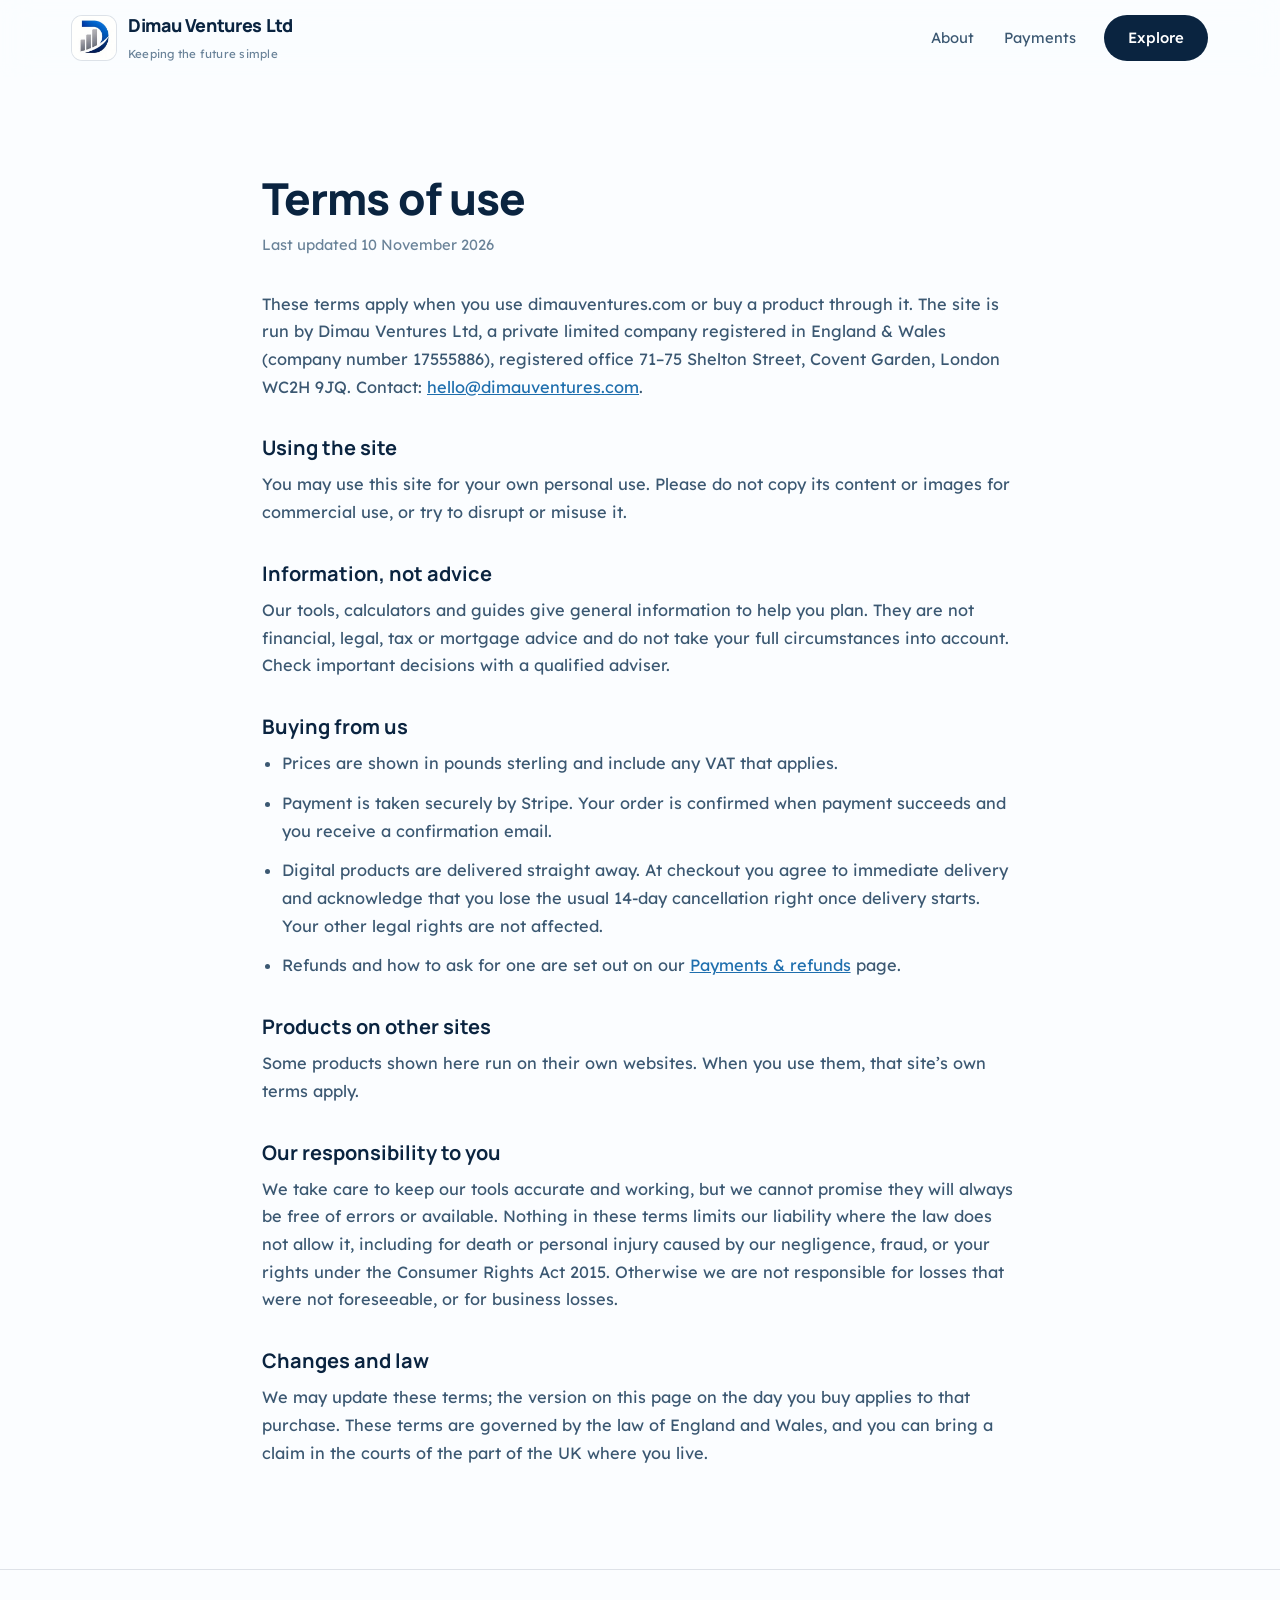
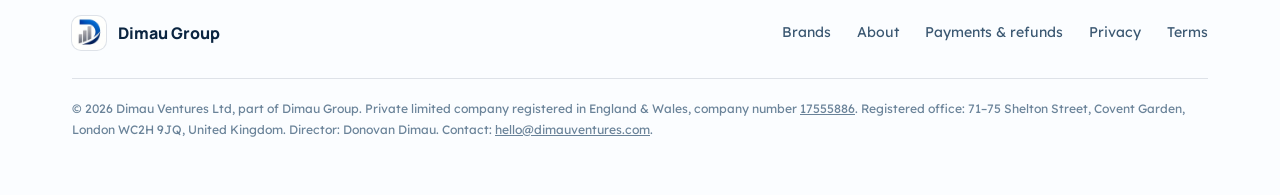
<file: terms.html>
<!doctype html>
<html lang="en-GB">
<head>
<meta charset="utf-8">
<meta name="viewport" content="width=device-width, initial-scale=1">
<title>Terms of use — Dimau Ventures Ltd</title>
<meta name="description" content="The terms for using dimauventures.com and buying from Dimau Ventures Ltd.">
<link rel="icon" href="/dimau-logo.png">
<link rel="canonical" href="https://dimauventures.com/terms">
<meta property="og:title" content="Terms of use — Dimau Ventures Ltd">
<meta property="og:description" content="Dimau Ventures Ltd – Keeping the future simple. Simple, useful tools for everyday life in a fast-changing tech world.">
<meta property="og:type" content="website">
<meta property="og:site_name" content="Dimau Ventures Ltd">
<meta property="og:url" content="https://dimauventures.com/terms">
<meta property="og:image" content="https://dimauventures.com/og-dimau-ventures-premium-20261103.jpg">
<meta property="og:image:type" content="image/jpeg">
<meta property="og:image:width" content="1200">
<meta property="og:image:height" content="630">
<meta property="og:image:alt" content="Dimau Ventures Ltd – Keeping the future simple">
<meta name="twitter:card" content="summary_large_image">
<meta name="twitter:title" content="Terms of use — Dimau Ventures Ltd">
<meta name="twitter:description" content="Dimau Ventures Ltd – Keeping the future simple. Simple, useful tools for everyday life in a fast-changing tech world.">
<meta name="twitter:image" content="https://dimauventures.com/og-dimau-ventures-premium-20261103.jpg">
<meta name="twitter:image:alt" content="Dimau Ventures Ltd – Keeping the future simple">
<meta name="theme-color" content="#C9E9F7">
<link rel="preconnect" href="https://fonts.googleapis.com">
<link rel="preconnect" href="https://fonts.gstatic.com" crossorigin>
<link href="https://fonts.googleapis.com/css2?family=Manrope:wght@600;700;800&family=Lexend:wght@300;400;500&display=swap" rel="stylesheet">
<script type="application/ld+json">{"@context":"https://schema.org","@type":"Organization","name":"Dimau Ventures Ltd","url":"https://dimauventures.com/","logo":"https://dimauventures.com/dimau-logo.png","email":"hello@dimauventures.com","identifier":"17555886","address":{"@type":"PostalAddress","streetAddress":"71–75 Shelton Street, Covent Garden","addressLocality":"London","postalCode":"WC2H 9JQ","addressCountry":"GB"},"parentOrganization":{"@type":"Organization","name":"Dimau Group","url":"https://dimau-fintech.com/"}}</script>
<style>
:root{--ink:#0A2440;--ink2:#3B5872;--ink3:#6A8399;--sky:#87CEEB;--sky2:#CDEBF8;--mist:#F2F9FD;--blue:#1F6FAE;--rule:rgba(10,36,64,.12)}
*{box-sizing:border-box}
html{scroll-behavior:smooth;scroll-padding-top:84px}
body{margin:0;background:#FBFDFF;color:var(--ink);font:400 1.02rem/1.7 Lexend,system-ui,sans-serif;-webkit-font-smoothing:antialiased}
h1,h2,h3{font-family:Manrope,system-ui,sans-serif;margin:0;color:var(--ink)}
p{margin:0}
a{color:inherit}
.w{max-width:1200px;margin:0 auto;padding:0 32px}
/* header */
.hd{position:sticky;top:0;z-index:30;background:rgba(251,253,255,.82);backdrop-filter:saturate(1.4) blur(14px);-webkit-backdrop-filter:saturate(1.4) blur(14px);border-bottom:1px solid transparent;transition:border-color .2s}
.hd.s{border-bottom-color:var(--rule)}
.hd .w{display:flex;align-items:center;height:76px;gap:28px}
.lg{display:flex;align-items:center;gap:12px;text-decoration:none;margin-right:auto}
.lg img{width:38px;height:38px;border-radius:10px;background:#fff;box-shadow:0 0 0 1px var(--rule)}
.lg b{font:800 1.12rem/1 Manrope,sans-serif;letter-spacing:-.02em}
.lg span{display:block;font-size:.72rem;color:var(--ink3);letter-spacing:.02em;margin-top:3px}
.nv{display:flex;gap:30px}
.nv a{text-decoration:none;font-size:.92rem;color:var(--ink2)}
.nv a:hover{color:var(--ink)}
.bt{display:inline-flex;align-items:center;gap:10px;min-height:46px;padding:0 24px;border-radius:999px;background:var(--ink);color:#fff;text-decoration:none;font-size:.93rem;font-weight:500;transition:background .2s}
.bt:hover{background:var(--blue)}
.bt.l{background:transparent;color:var(--ink);box-shadow:inset 0 0 0 1px rgba(10,36,64,.25)}
.bt.l:hover{background:#fff;box-shadow:inset 0 0 0 1px var(--ink)}
.ar{font-family:Manrope,sans-serif}
/* hero */
.hero{position:relative;overflow:hidden;background:linear-gradient(180deg,#9AD6EF 0%,#C9E9F7 48%,#FBFDFF 100%);margin-top:-77px;padding-top:77px}
.hero::after{content:"";position:absolute;inset:auto -10% -40% 40%;height:90%;background:radial-gradient(closest-side,rgba(255,255,255,.75),transparent);pointer-events:none}
.hero .w{position:relative;z-index:1;padding-top:110px;padding-bottom:70px}
.ey{font:600 .76rem/1 Manrope,sans-serif;letter-spacing:.18em;text-transform:uppercase;color:var(--blue)}
.hero h1{font-size:clamp(2.9rem,7.2vw,6.2rem);line-height:.97;font-weight:800;letter-spacing:-.045em;max-width:12ch;margin:26px 0 30px}
.hero h1 span{color:var(--blue)}
.hero .ld{font-size:clamp(1.08rem,1.6vw,1.3rem);line-height:1.6;color:var(--ink2);max-width:600px}
.hero .ac{display:flex;gap:14px;flex-wrap:wrap;margin-top:40px}
.kf{display:grid;grid-template-columns:repeat(4,1fr);margin-top:96px;border-top:1px solid rgba(10,36,64,.18)}
.kf div{padding:22px 24px 0 0}
.kf dt{font:600 .7rem/1 Manrope,sans-serif;letter-spacing:.16em;text-transform:uppercase;color:var(--ink3);margin-bottom:10px}
.kf dd{margin:0;font-size:.98rem}
.kf a{text-decoration:none;border-bottom:1px solid rgba(10,36,64,.25)}
/* sections */
.sec{padding:120px 0}
.sec.alt{background:var(--mist)}
.sh{display:grid;grid-template-columns:280px 1fr;gap:40px;margin-bottom:60px}
.sh h2{font-size:clamp(2rem,4vw,3.3rem);line-height:1.04;letter-spacing:-.035em;font-weight:800;max-width:16ch}
.sh p{color:var(--ink2);max-width:560px;margin-top:20px;font-size:1.06rem}
/* brands */
.br{list-style:none;margin:0;padding:0;border-top:1px solid var(--rule)}
.br li{border-bottom:1px solid var(--rule)}
.br a,.br .r{display:grid;grid-template-columns:280px 1fr 200px 120px;gap:40px;align-items:baseline;padding:34px 0;text-decoration:none;transition:padding .25s}
.br a:hover{padding-left:14px}
.br a:hover h3{color:var(--blue)}
.br .n{font:600 .78rem Manrope,sans-serif;letter-spacing:.14em;color:var(--ink3)}
.br h3{font-size:clamp(1.3rem,2.2vw,1.75rem);font-weight:700;letter-spacing:-.025em;line-height:1.15;transition:color .2s}
.br p{color:var(--ink2)}
.br .tg{font-size:.84rem;color:var(--ink3)}
.br .go{text-align:right;font-size:.88rem;color:var(--ink)}
.br .r .go{color:var(--ink3)}
.br .nm{display:flex;gap:18px;align-items:baseline}
/* pillars */
.pl{display:grid;grid-template-columns:repeat(3,1fr);gap:48px}
.pl div{border-top:2px solid var(--ink);padding-top:26px}
.pl .n{font:600 .76rem Manrope,sans-serif;letter-spacing:.14em;color:var(--blue)}
.pl h3{font-size:1.45rem;letter-spacing:-.02em;margin:14px 0 12px}
.pl p{color:var(--ink2)}
/* structure */
.st{display:grid;grid-template-columns:1fr auto 1fr auto 1fr;align-items:stretch;gap:0}
.nd{background:#fff;border:1px solid var(--rule);border-radius:18px;padding:30px}
.nd.on{background:var(--ink);border-color:var(--ink)}
.nd.on *{color:#fff}
.nd.on small{color:var(--sky)}
.nd small{display:block;font:600 .7rem Manrope,sans-serif;letter-spacing:.16em;text-transform:uppercase;color:var(--ink3);margin-bottom:12px}
.nd h3{font-size:1.3rem;letter-spacing:-.02em;margin-bottom:8px}
.nd p{font-size:.93rem;color:var(--ink2)}
.ln{width:56px;position:relative}
.ln::before{content:"";position:absolute;left:8px;right:8px;top:50%;border-top:1px solid rgba(10,36,64,.3)}
.ln::after{content:"";position:absolute;right:8px;top:calc(50% - 4px);border:4px solid transparent;border-left-color:rgba(10,36,64,.45);border-right:0}
/* company */
.co{display:grid;grid-template-columns:repeat(3,1fr);border-top:1px solid var(--rule);margin:0}
.co div{padding:28px 30px 28px 0;border-bottom:1px solid var(--rule)}
.co dt{font:600 .7rem/1 Manrope,sans-serif;letter-spacing:.16em;text-transform:uppercase;color:var(--ink3);margin-bottom:12px}
.co dd{margin:0;font-size:1.02rem}
.co a{text-decoration:none;border-bottom:1px solid rgba(10,36,64,.25)}
/* contact */
.ct{padding:130px 0;background:linear-gradient(180deg,#FBFDFF,#D8EFFA)}
.ct h2{font-size:clamp(2.3rem,5.4vw,4.6rem);line-height:1;letter-spacing:-.045em;font-weight:800;max-width:14ch}
.ct p{color:var(--ink2);max-width:560px;margin:26px 0 40px;font-size:1.08rem}
.ct .ml{font:700 clamp(1.3rem,2.6vw,2rem) Manrope,sans-serif;letter-spacing:-.02em;text-decoration:none;border-bottom:2px solid var(--sky);padding-bottom:4px}
.ct .ml:hover{border-color:var(--blue);color:var(--blue)}
/* footer */
.ft{background:#FBFDFF;border-top:1px solid var(--rule);padding:46px 0 54px;font-size:.88rem;color:var(--ink3)}
.ft .tp{display:flex;align-items:center;gap:20px;flex-wrap:wrap;margin-bottom:28px}
.ft .gp{display:flex;align-items:center;gap:12px;text-decoration:none;margin-right:auto;color:var(--ink)}
.ft .gp img{width:34px;height:34px;border-radius:9px;box-shadow:0 0 0 1px var(--rule);background:#fff}
.ft .gp b{font:800 1rem Manrope,sans-serif}
.ft nav{display:flex;gap:26px;flex-wrap:wrap}
.ft nav a{text-decoration:none;color:var(--ink2)}
.ft nav a:hover{color:var(--ink)}
.dimau-group-foot{display:none!important}
@media(max-width:1000px){.br a,.br .r{grid-template-columns:1fr 1fr;gap:10px 30px}.br .go{text-align:left}.sh{grid-template-columns:1fr;gap:6px}.st{grid-template-columns:1fr}.ln{width:auto;height:34px}.ln::before{left:50%;right:auto;top:6px;bottom:6px;border-top:0;border-left:1px solid rgba(10,36,64,.3)}.ln::after{display:none}}
@media(max-width:820px){.nv{display:none}.kf{grid-template-columns:1fr 1fr}.kf div{padding-bottom:20px}.pl{grid-template-columns:1fr;gap:36px}.co{grid-template-columns:1fr 1fr}}
@media(max-width:560px){.w{padding:0 22px}.lg span{display:none}.hd .bt{padding:0 18px}.hero .w{padding-top:70px;padding-bottom:50px}.kf{margin-top:60px}.sec{padding:80px 0}.br a,.br .r{grid-template-columns:1fr;padding:26px 0}.br .tg{display:none}.co{grid-template-columns:1fr}.ct{padding:90px 0}}
@media(prefers-reduced-motion:reduce){*{transition:none!important;scroll-behavior:auto!important}}

.hd .lg span{color:var(--ink3)}
/* visual hero */
.vis{position:relative;height:min(78vh,760px);min-height:480px;margin-top:-77px;background:radial-gradient(120% 90% at 50% 40%,#0E3156 0%,#071B31 55%,#04101F 100%);overflow:hidden}
.vis canvas{position:absolute;inset:0;width:100%;height:100%;display:block}
.vis .ov{position:absolute;left:0;right:0;bottom:0;z-index:2;padding-bottom:56px}
.vis .ov .w{display:flex;align-items:flex-end;justify-content:space-between;gap:24px;flex-wrap:wrap}
.vis .ey{color:var(--sky)}
.vis h1{color:#fff;font-size:clamp(1.9rem,3.6vw,2.75rem);font-weight:800;letter-spacing:-.035em;line-height:1.05;margin-top:12px}
.vis .bt{background:#fff;color:var(--ink)}
.vis .bt:hover{background:var(--sky)}
.hd.dk:not(.s){background:transparent;backdrop-filter:none;-webkit-backdrop-filter:none}
.hd.dk:not(.s) .lg b,.hd.dk:not(.s) .nv a{color:#fff}
.hd.dk:not(.s) .lg span{color:var(--sky)}
.hd.dk:not(.s) .bt{background:#fff;color:var(--ink)}
/* brand strip */
.bs{padding:90px 0 100px}
.bs .top{display:flex;justify-content:space-between;align-items:baseline;gap:20px;margin-bottom:34px;flex-wrap:wrap}
.bs h2{font-size:clamp(1.6rem,2.8vw,2.2rem);letter-spacing:-.03em;font-weight:800}
.bs .top a{font-size:.9rem;text-decoration:none;border-bottom:1px solid rgba(10,36,64,.25)}
.bg{display:grid;grid-template-columns:repeat(3,1fr);border-top:1px solid var(--rule);border-left:1px solid var(--rule)}
.bg a,.bg div{display:flex;justify-content:space-between;align-items:baseline;gap:14px;padding:30px 28px;border-right:1px solid var(--rule);border-bottom:1px solid var(--rule);text-decoration:none;transition:background .2s}
.bg a:hover{background:var(--mist)}
.bg a:hover b{color:var(--blue)}
.bg b{font:700 1.2rem/1.2 Manrope,sans-serif;letter-spacing:-.02em;transition:color .2s}
.bg small{display:block;font-size:.8rem;color:var(--ink3);margin-top:6px}
.bg i{font-style:normal;font-size:.9rem;color:var(--ink3)}
.ft .co2{font-size:.76rem;line-height:1.7;color:var(--ink3);border-top:1px solid var(--rule);padding-top:20px}
.ft .co2 a{color:inherit}
.pg{padding:150px 0 30px;background:linear-gradient(180deg,#C9E9F7,#FBFDFF)}
.pg h1{font-size:clamp(2.2rem,5vw,3.6rem);letter-spacing:-.04em;font-weight:800;margin-top:16px}
@media(max-width:820px){.bg{grid-template-columns:1fr 1fr}}
@media(max-width:560px){.bg{grid-template-columns:1fr}.bg a,.bg div{padding:22px 20px}.vis .ov{padding-bottom:36px}.bs{padding:64px 0 70px}.pg{padding:120px 0 20px}}

.vis.ab{height:auto;min-height:0;padding:0}
.vis.ab .gl{opacity:1!important;position:absolute;left:0;right:0;top:0;height:min(58vh,520px)}.vis.ab .gl canvas{position:absolute;inset:0;width:100%;height:100%}.vis.ab .gl::after{content:"";position:absolute;inset:auto 0 0 0;height:40%;background:linear-gradient(180deg,rgba(3,10,21,0),#030a15)}
.vis.ab .ov{position:relative;padding:min(50vh,440px) 0 46px}
.vis.ab h1{font-size:clamp(2.2rem,5vw,3.4rem)}
.abl{color:#cfe9f6;max-width:620px;margin-top:14px;font-size:1.05rem}
.pi{display:grid;place-items:center;width:52px;height:52px;border-radius:16px;background:radial-gradient(circle at 30% 30%,#123a63,#071b31);color:#87CEEB;box-shadow:0 0 0 1px rgba(135,206,235,.35),0 0 26px rgba(135,206,235,.35);margin-bottom:16px}
.pi svg{width:26px;height:26px}
.sec{padding:80px 0}.sh{margin-bottom:36px}
@media(max-width:560px){.vis.ab .gl{height:420px}.vis.ab .ov{padding:380px 0 34px}.sec{padding:48px 0}.sh{margin-bottom:22px}.sh h2{font-size:1.75rem}.pl{gap:28px}.pl div{padding-top:18px}.pl h3{font-size:1.2rem;margin:8px 0 6px}.co{grid-template-columns:1fr 1fr}.co div{padding:16px 12px 16px 0}.co dd{font-size:.92rem}.ct{padding:56px 0}.ct p{margin:16px 0 22px}.nd{padding:22px}.ln{height:22px}}

.ans{display:grid;grid-template-columns:repeat(3,1fr);gap:24px}
.an{margin:0;background:radial-gradient(120% 100% at 50% 0%,#0E3156,#071B31 60%,#04101F);border-radius:24px;padding:22px 18px 20px;box-shadow:0 0 0 1px rgba(135,206,235,.18),0 20px 50px rgba(4,16,31,.25)}
.an svg{width:100%;height:auto;display:block;overflow:visible}
.an figcaption{text-align:center;color:#fff;font:700 1.15rem Manrope,sans-serif;letter-spacing:-.01em;margin-top:10px}
.an figcaption b{color:#87CEEB;font-weight:700}
.an .dim{opacity:.55}.an .dim *{fill:none;stroke:#5f89a8;stroke-width:2;stroke-linecap:round;stroke-linejoin:round}
.an .dim .nz{fill:#5f89a8;stroke:none;animation:nz 1.2s ease-in-out infinite;transform-box:fill-box;transform-origin:center}
.an .dim .pt{fill:#5f89a8;stroke:none}
.an .sc{stroke-dasharray:14 6;animation:sc 3s linear infinite}
.an .ar{fill:none;stroke:#87CEEB;stroke-width:2.4;stroke-linecap:round;stroke-linejoin:round}
.an .lit *{fill:none;stroke:#87CEEB;stroke-width:3.2;stroke-linecap:round;filter:drop-shadow(0 0 6px rgba(135,206,235,.9))}
.an .lit .dot,.an .lit .pt{fill:#fff;stroke:none}
.an .wave{stroke-dasharray:240;animation:wv 2.6s ease-in-out infinite}
@keyframes nz{0%,100%{transform:scaleY(.3)}50%{transform:scaleY(1)}}
@keyframes sc{to{stroke-dashoffset:-80}}
@keyframes wv{0%{stroke-dashoffset:240}60%,100%{stroke-dashoffset:0}}
.ct p:empty{display:none}.ct .ml{display:inline-block;margin-top:26px}
@media(max-width:820px){.ans{grid-template-columns:1fr;gap:16px}.an{padding:16px 14px 16px}}
@media(prefers-reduced-motion:reduce){.an *{animation:none!important}}

.prs{display:grid;gap:34px}
.pr{margin:0}.pi2{display:grid;grid-template-columns:1fr auto 1fr;align-items:center;gap:14px}
.pi2 img{width:100%;aspect-ratio:3/4;object-fit:cover;border-radius:22px;display:block;box-shadow:0 20px 50px rgba(4,16,31,.25)}
.pi2 img:first-child{filter:saturate(.8) brightness(.9)}
.pi2 i{font-style:normal;font:800 1.8rem Manrope,sans-serif;color:#1F6FAE}
.pr figcaption{text-align:center;font:800 1.35rem Manrope,sans-serif;color:#0A2440;margin-top:14px;letter-spacing:-.01em}.pr figcaption b{color:#1F6FAE}
@media(max-width:560px){.pi2{gap:8px}.pi2 img{border-radius:16px}.pi2 i{font-size:1.2rem}.pr figcaption{font-size:1.1rem;margin-top:10px}.prs{gap:26px}}
.lgl{padding:96px 0 90px;background:#FBFDFF}.lgl .w{max-width:820px}.lgl h1{font:800 clamp(2rem,4vw,2.8rem)/1.15 Manrope,sans-serif;letter-spacing:-.02em;margin-bottom:8px}.lgl .up{color:var(--ink3);font-size:.92rem;margin-bottom:34px}.lgl h2{font:700 1.25rem/1.3 Manrope,sans-serif;margin:34px 0 10px}.lgl p,.lgl li{color:var(--ink2);margin:0 0 12px}.lgl ul{padding-left:1.2em;margin:0 0 12px}.lgl a{color:var(--blue)}
</style>
<script async src="https://ops.dimau-fintech.com/api/visit?s=dimau-ventures"></script>
<script defer src="https://static.cloudflareinsights.com/beacon.min.js" data-cf-beacon='{"token": "12b6f3cef82c43f8a47a496393089c54"}'></script>
</head>
<body>
<header class="hd" id="hd"><div class="w">
 <a class="lg" href="/"><img src="/dimau-logo.png" alt="Dimau logo" width="38" height="38"><div><b>Dimau Ventures Ltd</b><span>Keeping the future simple</span></div></a>
 <nav class="nv" aria-label="Main"><a href="/about">About</a><a href="/payments">Payments</a></nav>
 <a class="bt" href="/#brands">Explore</a>
</div></header>
<main>
<section class="lgl"><div class="w">
<h1>Terms of use</h1>
<p class="up">Last updated 10 November 2026</p>
<p>These terms apply when you use dimauventures.com or buy a product through it. The site is run by Dimau Ventures Ltd, a private limited company registered in England &amp; Wales (company number 17555886), registered office 71–75 Shelton Street, Covent Garden, London WC2H 9JQ. Contact: <a href="mailto:hello@dimauventures.com">hello@dimauventures.com</a>.</p>
<h2>Using the site</h2>
<p>You may use this site for your own personal use. Please do not copy its content or images for commercial use, or try to disrupt or misuse it.</p>
<h2>Information, not advice</h2>
<p>Our tools, calculators and guides give general information to help you plan. They are not financial, legal, tax or mortgage advice and do not take your full circumstances into account. Check important decisions with a qualified adviser.</p>
<h2>Buying from us</h2>
<ul>
<li>Prices are shown in pounds sterling and include any VAT that applies.</li>
<li>Payment is taken securely by Stripe. Your order is confirmed when payment succeeds and you receive a confirmation email.</li>
<li>Digital products are delivered straight away. At checkout you agree to immediate delivery and acknowledge that you lose the usual 14-day cancellation right once delivery starts. Your other legal rights are not affected.</li>
<li>Refunds and how to ask for one are set out on our <a href="/payments">Payments &amp; refunds</a> page.</li>
</ul>
<h2>Products on other sites</h2>
<p>Some products shown here run on their own websites. When you use them, that site’s own terms apply.</p>
<h2>Our responsibility to you</h2>
<p>We take care to keep our tools accurate and working, but we cannot promise they will always be free of errors or available. Nothing in these terms limits our liability where the law does not allow it, including for death or personal injury caused by our negligence, fraud, or your rights under the Consumer Rights Act 2015. Otherwise we are not responsible for losses that were not foreseeable, or for business losses.</p>
<h2>Changes and law</h2>
<p>We may update these terms; the version on this page on the day you buy applies to that purchase. These terms are governed by the law of England and Wales, and you can bring a claim in the courts of the part of the UK where you live.</p>
</div></section>
</main>

<footer class="ft"><div class="w">
 <div class="tp">
  <a class="gp" href="https://dimau-fintech.com/"><img src="/dimau-logo.png" alt="Dimau logo" width="34" height="34"><b>Dimau Group</b></a>
  <nav aria-label="Footer"><a href="/#brands">Brands</a><a href="/about">About</a><a href="/payments">Payments &amp; refunds</a><a href="/privacy">Privacy</a><a href="/terms">Terms</a></nav>
 </div>
 <p class="co2">© <span id="y">2026</span> Dimau Ventures Ltd, part of Dimau Group. Private limited company registered in England &amp; Wales, company number <a href="https://find-and-update.company-information.service.gov.uk/company/17555886" target="_blank" rel="noopener">17555886</a>. Registered office: 71–75 Shelton Street, Covent Garden, London WC2H 9JQ, United Kingdom. Director: Donovan Dimau. Contact: <a href="mailto:hello@dimauventures.com">hello@dimauventures.com</a>.</p>
</div></footer>
<script>document.getElementById('y').textContent=new Date().getFullYear();var h=document.getElementById('hd');addEventListener('scroll',function(){h.classList.toggle('s',scrollY>10)},{passive:true})</script>
<script src="/dimau-pwa.js" data-sw="/sw.js"></script>
<script src="/dimau-consistency.js" defer></script>
<script>/* Very wide screens (or a zoomed-out browser): scale the header, text and cards up with the window so the page keeps its 1440px proportions instead of shrinking to a strip in the middle. The sphere and video already fill the screen. */
(function(){var T='.hd,.kx .ov>.w,.sb,.bs,.ft,main>section:not(.kx)';function fit(){var z=innerWidth/1440;z=z>1.1?Math.min(z,6):'';document.querySelectorAll(T).forEach(function(e){e.style.zoom=z});var m=document.querySelector('main'),f=m&&m.firstElementChild,h=document.getElementById('hd');if(f&&h&&!f.style.zoom)f.style.marginTop=z?(-h.getBoundingClientRect().height)+'px':''}fit();addEventListener('resize',fit)})();</script>
</body>
</html>
</file>
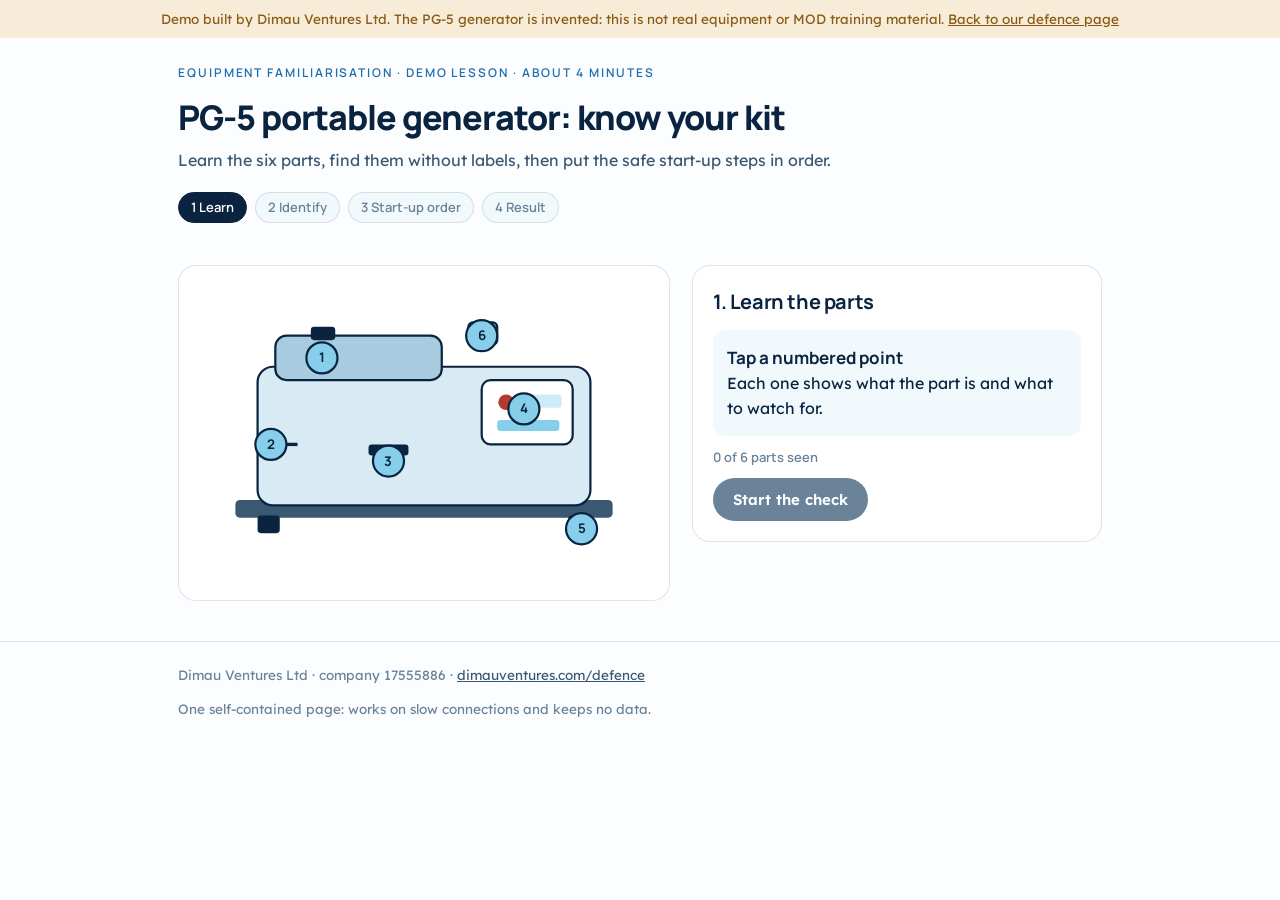
<file: training-demo.html>
<!doctype html>
<html lang="en-GB">
<head>
<meta charset="utf-8">
<meta name="viewport" content="width=device-width, initial-scale=1">
<meta name="robots" content="noindex, nofollow">
<title>Equipment familiarisation (demo) — Dimau Ventures Ltd</title>
<meta name="description" content="A demo equipment-familiarisation lesson for an invented portable generator, built by Dimau Ventures Ltd. Learn the parts, identify them, then order the start-up steps.">
<link rel="icon" href="/dimau-logo.png">
<link rel="canonical" href="https://dimauventures.com/training-demo">
<meta property="og:title" content="Equipment familiarisation (demo) — Dimau Ventures Ltd">
<meta property="og:description" content="A demo familiarisation lesson for an invented generator. Not real equipment or MOD training material.">
<meta property="og:image" content="https://dimauventures.com/og-dimau-ventures-premium-20261103.jpg">
<meta name="theme-color" content="#0A2440">
<link rel="preconnect" href="https://fonts.googleapis.com">
<link rel="preconnect" href="https://fonts.gstatic.com" crossorigin>
<link href="https://fonts.googleapis.com/css2?family=Manrope:wght@600;700;800&family=Lexend:wght@300;400;500&display=swap" rel="stylesheet">
<style>
/* Layout: demo banner, lesson header with step progress, one stage at a time (learn / identify / order / done) */
:root{--ink:#0A2440;--ink2:#3B5872;--ink3:#6A8399;--sky:#87CEEB;--sky2:#CDEBF8;--mist:#F2F9FD;--blue:#1F6FAE;--rule:rgba(10,36,64,.12);
--ok:#1E7A4A;--ok-soft:#E2F3E9;--bad:#B23A2E;--bad-soft:#FBE6E3;--warn:#8A5A14;--warn-soft:#F6ECD8;--bg:#FBFDFF;--card:#fff}
*{box-sizing:border-box}
body{margin:0;background:var(--bg);color:var(--ink);font:400 16px/1.6 Lexend,system-ui,sans-serif;-webkit-font-smoothing:antialiased}
h1,h2,h3{font-family:Manrope,system-ui,sans-serif;margin:0}
.demo{background:var(--warn-soft);color:var(--warn);font-size:13.5px;text-align:center;padding:8px 16px}
.demo a{color:var(--warn)}
.w{max-width:960px;margin:0 auto;padding-left:max(18px,env(safe-area-inset-left,0px));padding-right:max(18px,env(safe-area-inset-right,0px))}
header{padding-block:26px 8px}
.ey{font:600 12px/1 Manrope,sans-serif;letter-spacing:.16em;text-transform:uppercase;color:var(--blue)}
h1{font-size:clamp(24px,3.6vw,34px);font-weight:800;letter-spacing:-.03em;margin-top:8px;text-wrap:balance}
.sub{color:var(--ink2);margin:4px 0 0}
.steps{display:flex;gap:8px;margin-top:18px;flex-wrap:wrap;list-style:none;padding:0}
.steps li{font:600 13px/1 Manrope,sans-serif;padding:8px 12px;border-radius:999px;background:var(--mist);color:var(--ink3);border:1px solid var(--rule)}
.steps li.on{background:var(--ink);color:#fff;border-color:var(--ink)}
.steps li.done{background:var(--ok-soft);color:var(--ok);border-color:transparent}
.stage{display:grid;grid-template-columns:minmax(0,1.2fr) minmax(0,1fr);gap:22px;margin-block:18px 40px;align-items:start}
.fig{background:var(--card);border:1px solid var(--rule);border-radius:18px;padding:12px}
.fig svg{width:100%;height:auto;display:block}
.hot{cursor:pointer}
.hot circle.ring{fill:var(--sky);stroke:var(--ink);stroke-width:2;transition:r .15s}
.hot:hover circle.ring,.hot:focus circle.ring{r:17}
.ey{line-height:1.5}
.hot.seen circle.ring{fill:var(--ok-soft);stroke:var(--ok)}
.hot.right circle.ring{fill:var(--ok);stroke:var(--ok)}
.hot.wrong circle.ring{fill:var(--bad);stroke:var(--bad)}
.hot text{font:700 12px Manrope,sans-serif;fill:var(--ink);pointer-events:none}
.hot:focus{outline:none}
.panel{background:var(--card);border:1px solid var(--rule);border-radius:18px;padding:20px;display:grid;gap:12px;min-width:0}
.panel h2{font-size:20px;letter-spacing:-.02em}
.panel p{margin:0;color:var(--ink2)}
.info{background:var(--mist);border-radius:12px;padding:14px;min-height:96px}
.info b{display:block;font-family:Manrope,sans-serif;font-size:17px;color:var(--ink)}
.count{font:600 13px Manrope,sans-serif;color:var(--ink3)}
button{font:600 15px Lexend,sans-serif;border-radius:999px;border:0;background:var(--ink);color:#fff;padding:12px 20px;cursor:pointer;justify-self:start}
button:hover{background:var(--blue)}
button:disabled{background:var(--ink3);cursor:default}
button.ghost{background:transparent;color:var(--ink);box-shadow:inset 0 0 0 1px rgba(10,36,64,.25)}
button:focus-visible,.hot:focus-visible circle.ring,.ord button:focus-visible{outline:3px solid var(--sky);outline-offset:2px}
.fb{border-radius:12px;padding:12px 14px;font-size:15px}
.fb.ok{background:var(--ok-soft);color:var(--ok)}.fb.no{background:var(--bad-soft);color:var(--bad)}
.ord{display:grid;gap:8px;margin:0;padding:0;list-style:none}
.ord button{width:100%;text-align:left;border-radius:12px;background:var(--mist);color:var(--ink);box-shadow:inset 0 0 0 1px var(--rule);font-weight:400;padding:12px 14px;display:flex;gap:10px;align-items:center}
.ord button:hover{background:var(--sky2)}
.ord button[disabled]{background:var(--ok-soft);color:var(--ok);box-shadow:none}
.ord .n{font:700 13px Manrope,sans-serif;min-width:22px;height:22px;border-radius:50%;display:grid;place-items:center;background:#fff;color:var(--ink3)}
.picked{display:grid;gap:6px;margin:0;padding-left:22px;color:var(--ink)}
.score{font:800 46px/1 Manrope,sans-serif;letter-spacing:-.03em}
footer{border-top:1px solid var(--rule);padding-block:22px 34px;color:var(--ink3);font-size:13.5px}
footer .w{display:flex;justify-content:space-between;gap:12px;flex-wrap:wrap}
footer a{color:var(--ink2)}
@media(max-width:760px){.stage{grid-template-columns:minmax(0,1fr)}}
@media(prefers-reduced-motion:reduce){*{transition:none!important}}
</style>
<script async src="https://ops.dimau-fintech.com/api/visit?s=dimau-ventures"></script>
</head>
<body>
<div class="demo">Demo built by Dimau Ventures Ltd. The PG-5 generator is invented: this is not real equipment or MOD training material. <a href="/defence">Back to our defence page</a></div>
<header><div class="w">
 <div class="ey">Equipment familiarisation · demo lesson · about 4 minutes</div>
 <h1>PG-5 portable generator: know your kit</h1>
 <p class="sub">Learn the six parts, find them without labels, then put the safe start-up steps in order.</p>
 <ol class="steps" id="steps"><li>1 Learn</li><li>2 Identify</li><li>3 Start-up order</li><li>4 Result</li></ol>
</div></header>
<main class="w" id="main"></main>
<footer><div class="w"><span>Dimau Ventures Ltd · company 17555886 · <a href="/defence">dimauventures.com/defence</a></span><span>One self-contained page: works on slow connections and keeps no data.</span></div></footer>

<script>
(function(){
var PARTS=[
 {id:"fuel",x:118,y:72,name:"Fuel tank and cap",info:"Holds about 12 litres of diesel. Only refuel with the engine stopped and cool."},
 {id:"valve",x:72,y:150,name:"Fuel shut-off valve",info:"Opens and closes the fuel line. Turn it on before starting; off for transport."},
 {id:"choke",x:178,y:165,name:"Choke lever",info:"Richens the mixture for a cold start. Push it back once the engine runs smoothly."},
 {id:"panel",x:300,y:118,name:"Control panel",info:"Engine switch, hour meter and circuit breaker. The breaker trips if the load is too high."},
 {id:"earth",x:352,y:226,name:"Earth stud",info:"Connect the earth spike lead here before you plug in any equipment."},
 {id:"exhaust",x:262,y:52,name:"Exhaust outlet",info:"Hot. Point it away from people, tents and air intakes, and never run the set indoors."}];
var ORDER=["Site the set on level ground, outdoors, exhaust pointing away from people","Connect the earth lead to the earth stud and spike","Check the fuel level and open the fuel shut-off valve","Set the choke for a cold start","Switch the engine on and start it","Push the choke back, then switch on the circuit breaker and connect loads"];
var stage=0,seen={},quiz=[],qi=0,qScore=0,picked=[],shuffled=[],oScore=0;
var main=document.getElementById("main");
function el(t,a,txt){var n=document.createElement(t);for(var k in a||{})n.setAttribute(k,a[k]);if(txt!=null)n.textContent=txt;return n}
var NS="http://www.w3.org/2000/svg";function sv(t,a){var n=document.createElementNS(NS,t);for(var k in a)n.setAttribute(k,a[k]);return n}
function shuffle(a){a=a.slice();for(var i=a.length-1;i>0;i--){var j=Math.floor(Math.random()*(i+1)),t=a[i];a[i]=a[j];a[j]=t}return a}

function figure(onPick,labels,cls){
 var f=el("div",{class:"fig"}),s=sv("svg",{viewBox:"0 0 420 280",role:"img","aria-label":"Drawing of the PG-5 generator with numbered points"});
 // frame and body of the invented generator
 s.appendChild(sv("rect",{x:40,y:200,width:340,height:16,rx:4,fill:"#3B5872"}));
 s.appendChild(sv("rect",{x:60,y:80,width:300,height:125,rx:14,fill:"#D8EAF4",stroke:"#0A2440","stroke-width":"2"}));
 s.appendChild(sv("rect",{x:76,y:52,width:150,height:40,rx:10,fill:"#A9CBE0",stroke:"#0A2440","stroke-width":"2"}));
 s.appendChild(sv("rect",{x:108,y:44,width:22,height:12,rx:3,fill:"#0A2440"}));
 s.appendChild(sv("rect",{x:250,y:40,width:26,height:20,rx:4,fill:"#6A8399",stroke:"#0A2440","stroke-width":"2"}));
 s.appendChild(sv("rect",{x:262,y:92,width:82,height:58,rx:8,fill:"#fff",stroke:"#0A2440","stroke-width":"2"}));
 s.appendChild(sv("circle",{cx:284,cy:112,r:7,fill:"#B23A2E"}));s.appendChild(sv("rect",{x:300,y:105,width:34,height:12,rx:3,fill:"#CDEBF8"}));
 s.appendChild(sv("rect",{x:276,y:128,width:56,height:10,rx:3,fill:"#87CEEB"}));
 s.appendChild(sv("line",{x1:72,y1:150,x2:96,y2:150,stroke:"#0A2440","stroke-width":"3"}));
 s.appendChild(sv("rect",{x:160,y:150,width:36,height:10,rx:3,fill:"#0A2440"}));
 s.appendChild(sv("circle",{cx:352,cy:226,r:6,fill:"#1E7A4A"}));
 [70,350].forEach(function(x){s.appendChild(sv("rect",{x:x-10,y:214,width:20,height:16,rx:3,fill:"#0A2440"}))});
 PARTS.forEach(function(p,i){
  var g=sv("g",{class:"hot"+(cls?(" "+(cls(p)||"")):""),tabindex:"0",role:"button","aria-label":labels?p.name:"Point "+(i+1)});
  g.appendChild(sv("circle",{cx:p.x,cy:p.y,r:26,fill:"transparent"})); // bigger tap area on phones
  g.appendChild(sv("circle",{class:"ring",cx:p.x,cy:p.y,r:14}));
  var t=sv("text",{x:p.x,y:p.y+4,"text-anchor":"middle"});t.textContent=String(i+1);g.appendChild(t);
  g.addEventListener("click",function(){onPick(p)});g.addEventListener("keydown",function(e){if(e.key==="Enter"||e.key===" "){e.preventDefault();onPick(p)}});
  s.appendChild(g)});
 f.appendChild(s);return f}

function steps(){document.querySelectorAll("#steps li").forEach(function(li,i){li.className=i<stage?"done":i===stage?"on":""})}

function render(){
 steps();main.textContent="";var st=el("div",{class:"stage"});main.appendChild(st);
 if(stage===0){
  var info=el("div",{class:"info"});info.appendChild(el("b",{},"Tap a numbered point"));info.appendChild(document.createTextNode("Each one shows what the part is and what to watch for."));
  var n=Object.keys(seen).length,cnt=el("span",{class:"count"},n+" of 6 parts seen");
  var go=el("button",{},"Start the check");go.disabled=n<6;go.onclick=function(){quiz=shuffle(PARTS);qi=0;qScore=0;stage=1;render()};
  st.appendChild(figure(function(p){seen[p.id]=1;render();var i2=document.querySelector(".info");i2.textContent="";i2.appendChild(el("b",{},p.name));i2.appendChild(document.createTextNode(p.info))},true,function(p){return seen[p.id]?"seen":""}));
  var pn=el("div",{class:"panel"});pn.appendChild(el("h2",{},"1. Learn the parts"));pn.appendChild(info);pn.appendChild(cnt);pn.appendChild(go);st.appendChild(pn);
 } else if(stage===1){
  var target=quiz[qi],fb=el("div",{class:"fb",hidden:""}),locked=false;
  var pn=el("div",{class:"panel"});pn.appendChild(el("h2",{},"2. Find it without labels"));
  pn.appendChild(el("p",{},"Question "+(qi+1)+" of 6. Tap the:"));pn.appendChild(el("div",{class:"info"})).appendChild(el("b",{},target.name));
  var next=el("button",{},qi<5?"Next question":"Go to start-up order");next.hidden=true;
  next.onclick=function(){if(qi<5){qi++;render()}else{shuffled=shuffle(ORDER);picked=[];stage=2;render()}};
  st.appendChild(figure(function(p){if(locked)return;locked=true;var ok=p.id===target.id;if(ok)qScore++;
   fb.hidden=false;fb.className="fb "+(ok?"ok":"no");fb.textContent=ok?"Correct.":"Not quite: that's the "+p.name.toLowerCase()+". The "+target.name.toLowerCase()+" is point "+(PARTS.indexOf(target)+1)+".";
   document.querySelectorAll(".hot").forEach(function(g,i){if(PARTS[i].id===target.id)g.classList.add("right");else if(PARTS[i].id===p.id)g.classList.add("wrong")});
   next.hidden=false;next.focus()},false));
  pn.appendChild(fb);pn.appendChild(next);st.appendChild(pn);
 } else if(stage===2){
  var pn=el("div",{class:"panel"});pn.appendChild(el("h2",{},"3. Safe start-up order"));pn.appendChild(el("p",{},"Tap the steps in the order you'd do them."));
  var ul=el("ul",{class:"ord"});shuffled.forEach(function(s){var li=el("li"),b=el("button");var used=picked.indexOf(s)>-1;
   b.appendChild(el("span",{class:"n"},used?String(picked.indexOf(s)+1):""));b.appendChild(document.createTextNode(s));b.disabled=used;
   b.onclick=function(){picked.push(s);if(picked.length===ORDER.length){oScore=picked.filter(function(x,i){return x===ORDER[i]}).length;stage=3}render()};li.appendChild(b);ul.appendChild(li)});
  pn.appendChild(ul);var undo=el("button",{class:"ghost"},"Undo last");undo.disabled=!picked.length;undo.onclick=function(){picked.pop();render()};pn.appendChild(undo);
  var side=el("div",{class:"panel"});side.appendChild(el("h2",{},"Your order so far"));var ol=el("ol",{class:"picked"});picked.forEach(function(s){ol.appendChild(el("li",{},s))});
  if(!picked.length)side.appendChild(el("p",{},"Nothing picked yet."));else side.appendChild(ol);
  st.appendChild(pn);st.appendChild(side);
 } else {
  var tot=qScore+oScore,pass=tot>=10;
  var pn=el("div",{class:"panel"});pn.appendChild(el("h2",{},"4. Result"));pn.appendChild(el("div",{class:"score"},tot+" / 12"));
  pn.appendChild(el("p",{},"Parts identified: "+qScore+" of 6. Start-up steps in the right place: "+oScore+" of 6."));
  var fb=el("div",{class:"fb "+(pass?"ok":"no")},pass?"Pass. In a real course this would issue a completion record to the learner's training log.":"Not yet. Go through the parts again; the pass mark is 10.");pn.appendChild(fb);
  var again=el("button",{},"Start again");again.onclick=function(){stage=0;seen={};render()};pn.appendChild(again);
  var side=el("div",{class:"panel"});side.appendChild(el("h2",{},"Correct start-up order"));var ol=el("ol",{class:"picked"});ORDER.forEach(function(s,i){var li=el("li",{},s);if(picked[i]!==s)li.style.color="var(--bad)";ol.appendChild(li)});side.appendChild(ol);
  side.appendChild(el("p",{},"Steps in red were out of place in your answer."));
  st.appendChild(pn);st.appendChild(side);
 }
}
render();
})();
</script>
</body>
</html>
</file>
<file: ventures.css>
.kx.vis { height:auto; min-height:75svh; background:radial-gradient(ellipse at 75% 45%,#112c47 0,#071320 42%,#030912 78%); color:white }
.kx::after {display:none}
.journey {display:grid;grid-template-columns: .9fr 1.1fr;align-items:center;min-height:75svh;padding-block:110px 48px;gap:2rem}
.intro {position:relative;z-index:1}
.intro .bt {margin-top:26px}
.atlas {position:relative;isolation:isolate;aspect-ratio:1.2}
.atlas #network {opacity:1;cursor:default;filter:none}
.topics {position:absolute;inset:0;pointer-events:none}
.topics a,.tool-card button,.modes button {font-size:.94rem;line-height:1.2;font-family:inherit;font-weight:650;color:white;background:#0a2033;border:1px solid #537187;padding:12px 15px;border-radius:100px;cursor:pointer}
.topics a {position:absolute;pointer-events:auto;transform:translate(-50%,-50%);text-decoration:none}
.topics a:nth-child(1){left:29%;top:29%}.topics a:nth-child(2){left:71%;top:29%}.topics a:nth-child(3){left:29%;top:71%}.topics a:nth-child(4){left:71%;top:71%}
.topics a:hover,.topics a:focus-visible,.modes button[aria-pressed=true]{background:#b9f7fa;color:#092334}
.tool-card {position:absolute;top:50%;left:50%;transform:translate(-50%,-50%);width:min(92%,340px);padding:24px;background:#0b1f2ef5;border:1px solid #5399ab;border-radius:18px;box-shadow:0 12px 60px #0007}
.tool-card h2 {font-size:1.65rem;margin:17px 0 8px}.tool-card p {color:#c1d2dc}.tool-card a {display:inline-block;margin-top:18px;color:#92f3ee;text-decoration:underline}
.atlas:has(.tool-card:not([hidden])) .topics{visibility:hidden}
#sandbox {scroll-margin-top:75px;background:#071320;color:#f2fbff;padding:clamp(44px,6vw,90px) 0}
#sandbox h2 {font-size:clamp(1.9rem,4vw,3.2rem);letter-spacing:-.045em;margin:0 0 22px}
#planner {--tint:#1b424d;padding:clamp(18px,3vw,40px);border-radius:22px;border:1px solid #345363;background:radial-gradient(ellipse at 100% 5%,var(--tint),transparent 65%),#0b1b29}
.modes{display:flex;gap:6px}.plan-grid {display:grid;grid-template-columns:1fr 1fr;gap:clamp(22px,5vw,80px);margin:28px 0 18px}
#sliders label {display:flex;justify-content:space-between;gap:12px;color:#cedde5}#sliders output {color:white;font-weight:700;font-variant-numeric:tabular-nums}
#sliders input {width:100%;accent-color:#75e3df;height:30px;margin:2px 0 12px;cursor:pointer}
.estimate {border-left:1px solid #345363;padding-left:clamp(15px,3vw,44px)}
#estimate {display:block;font-size:clamp(1.8rem,3.5vw,3rem);letter-spacing:-.04em;line-height:1.08;margin:10px 0}
#compare,#assumptions {font-size:.88rem;color:#c1d2dc}#assumptions {margin-bottom:16px}.bars{display:grid;gap:4px;margin:18px 0 8px}.bars i{height:5px;max-width:100%;border-radius:6px;background:#e5aa70;transition:width .2s}.bars i+i{background:#76dfdf}
#sandbox .bt {background:#d9f9fa;color:#092334;height:auto;min-height:44px;white-space:normal;padding:12px 18px}
@media(max-width:760px){.journey{grid-template-columns:1fr;padding-block:102px 20px;gap:4px}.atlas{width:min(100%,440px);margin:auto}.plan-grid{grid-template-columns:1fr}.estimate{border-left:0;border-top:1px solid #345363;padding:18px 0 0}.tool-card{padding:16px}.tool-card h2{margin-top:8px}}
@media(prefers-reduced-motion:no-preference){.tool-card:not([hidden]){animation:reveal .42s cubic-bezier(.22,1,.36,1) both}@keyframes reveal{from{opacity:0;scale:.93}to{opacity:1;scale:1}}}

.kx.vis,.journey {min-height:0}
.journey {grid-template-columns:minmax(0,.82fr) minmax(0,1.18fr);padding-block:100px 30px;gap:clamp(24px,5vw,76px)}
#sandbox {background:transparent;padding:0;min-width:0}
#planner {background:#0d2131;border-color:#355367;padding:clamp(16px,2vw,28px)}
#sandbox h2,.tool-card h2 {color:#f8fafc}
#sandbox h2 {font-size:clamp(1.5rem,2.5vw,2rem);margin-bottom:12px}
#presets,.actions {display:flex;gap:8px;flex-wrap:wrap;align-items:center}
#presets {margin:12px 0 6px}
#presets button,#snapshot {font:inherit;color:#cef5f3;background:transparent;border:1px solid #527384;border-radius:20px;padding:6px 13px;cursor:pointer}
#presets button[aria-pressed=true]{color:#072820;background:#a5f4de}
#sliders input {display:block;height:24px;margin:0 0 4px}
.estimate {border:0;border-top:1px solid #345363;padding:10px 0 0;margin-top:8px}
#estimate {font-size:clamp(1.7rem,3vw,2.4rem);margin:0}
#compare {color:#81f6ca;font-size:1.13rem;font-weight:700}
#sandbox p {margin:0}
#chart {display:block;width:100%;height:50px;margin:8px 0 0}
#chart path {fill:none;stroke:#81f6ca;stroke-width:3;vector-effect:non-scaling-stroke}
#chart #base-line {stroke:#bbccdc;stroke-dasharray:5 4}
#legend,.disclaimer,#sandbox details,.trust {font-size:.85rem;color:#c3d6df}
#sandbox summary {cursor:pointer;color:#adf4ee}
#sandbox .trust {margin:10px 0;text-align:center}
.actions {margin-top:12px}
.directory {display:grid;grid-template-columns:repeat(3,minmax(0,1fr));gap:14px;margin:16px 0}
.directory a {display:grid;gap:6px;background:#102639;color:white;border-radius:14px;padding:20px;text-decoration:none}
.directory b {color:#81f6ca}.directory span {color:#cedde5}
.atlas {width:min(100%,520px);margin:auto;background:#0b1b29;border-radius:20px;overflow:hidden}
.atlas canvas {position:absolute;inset:0;width:100%;height:100%}
@media(max-width:760px){.journey,.directory{grid-template-columns:1fr}.journey{padding-block:90px 14px;gap:14px}.intro .ey{display:none}.hv .intro h1{font-size:1.75rem!important;margin:0}.vis .hs{margin:5px 0}.estimate{padding-top:8px}}


@media print {
  @page {size:A4;margin:18mm}
  body,main,.kx.vis,#sandbox,#planner {position:static!important;height:auto!important;background:white!important;color:#152536!important;margin:0!important;padding:0!important;border:0}
  .hd,.ft,#brands,.intro,.actions,.modes,#presets,#sliders input,.trust,details,body>div,body>aside {display:none!important}
  .journey {display:block;padding:0;margin:0}
  #planner::before {content:"Dimau Ventures Ltd · Plan snapshot";display:block;margin-bottom:16px}
  #planner *,#sliders label,#sliders output,#sandbox h2 {color:#152536!important}
  #chart {height:100px}
  #sandbox details,#sandbox details p {display:block!important}
  #sliders label {border-bottom:1px solid #ccc;padding:6px 0}
}
#debt-transfer,#home-transfer {margin-top:10px;font-size:.85rem}
@media print {#debt-transfer,#home-transfer {display:none!important}}
</file>
